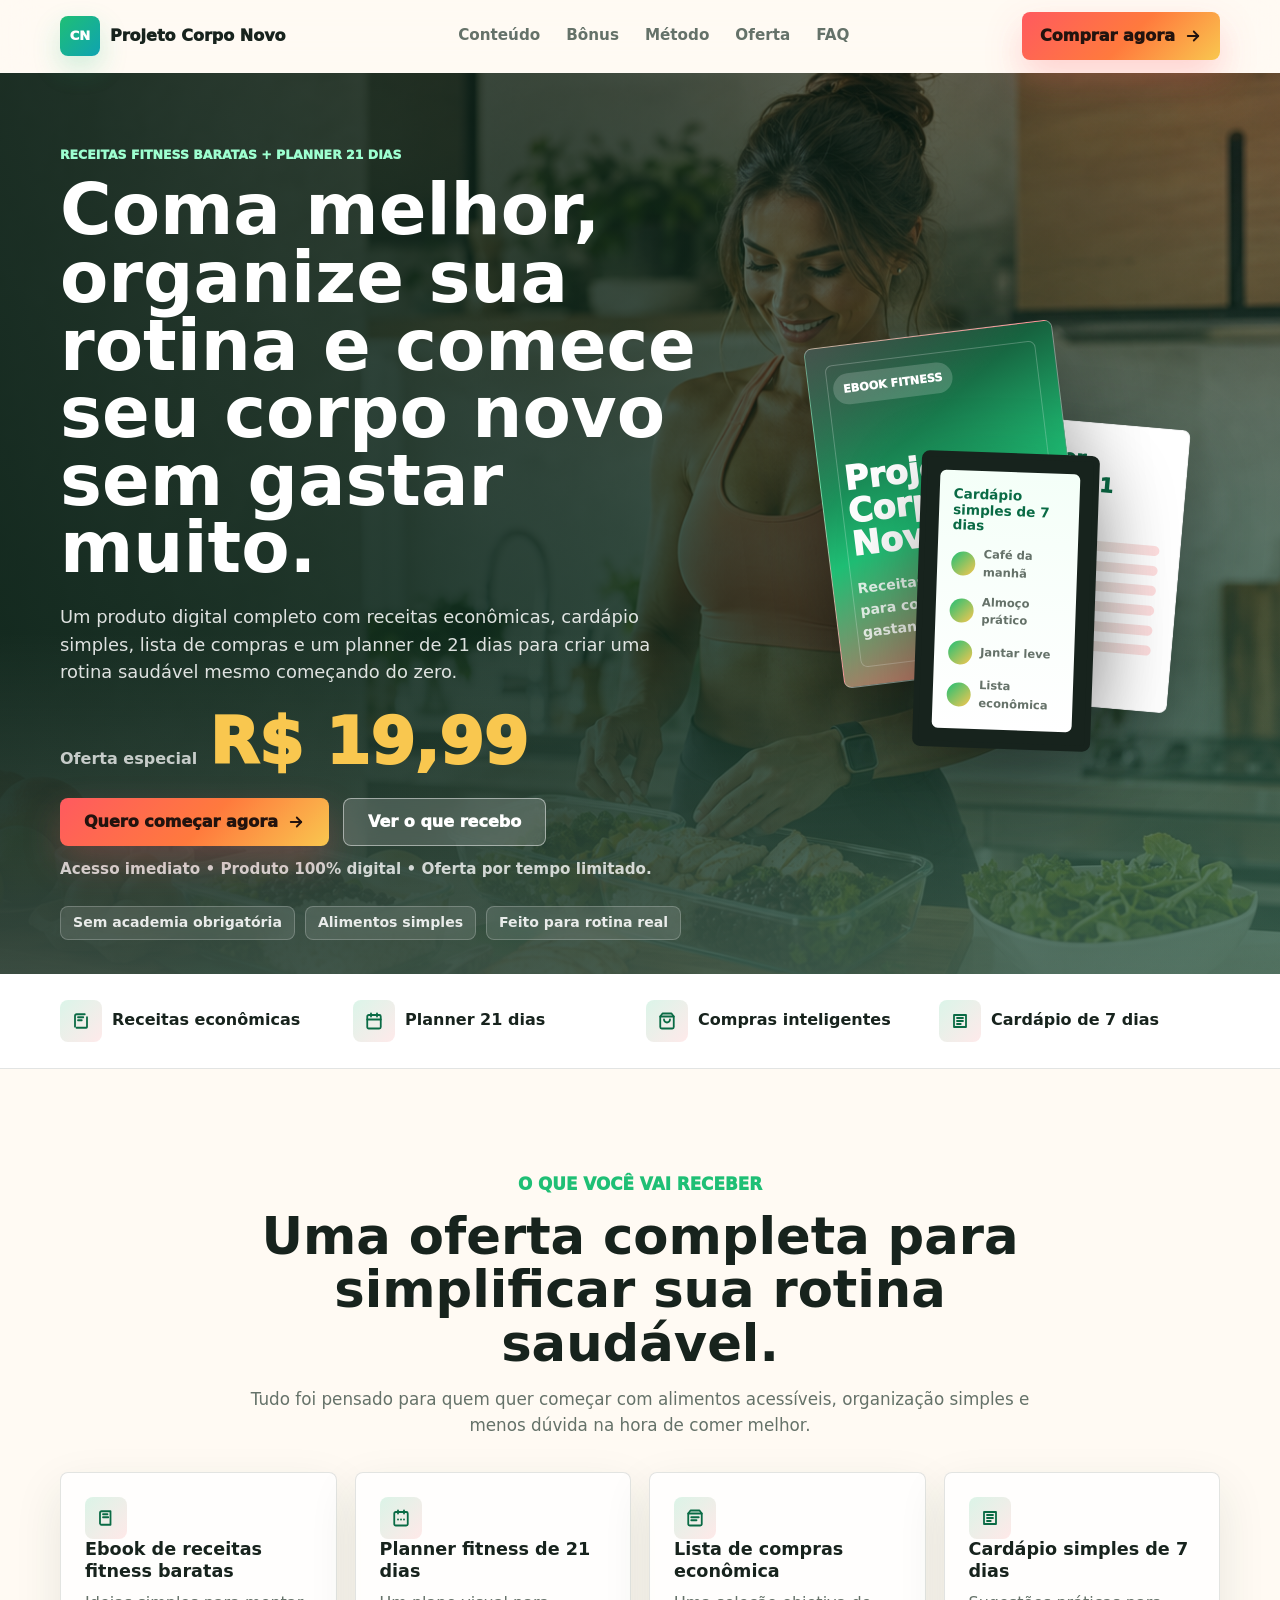
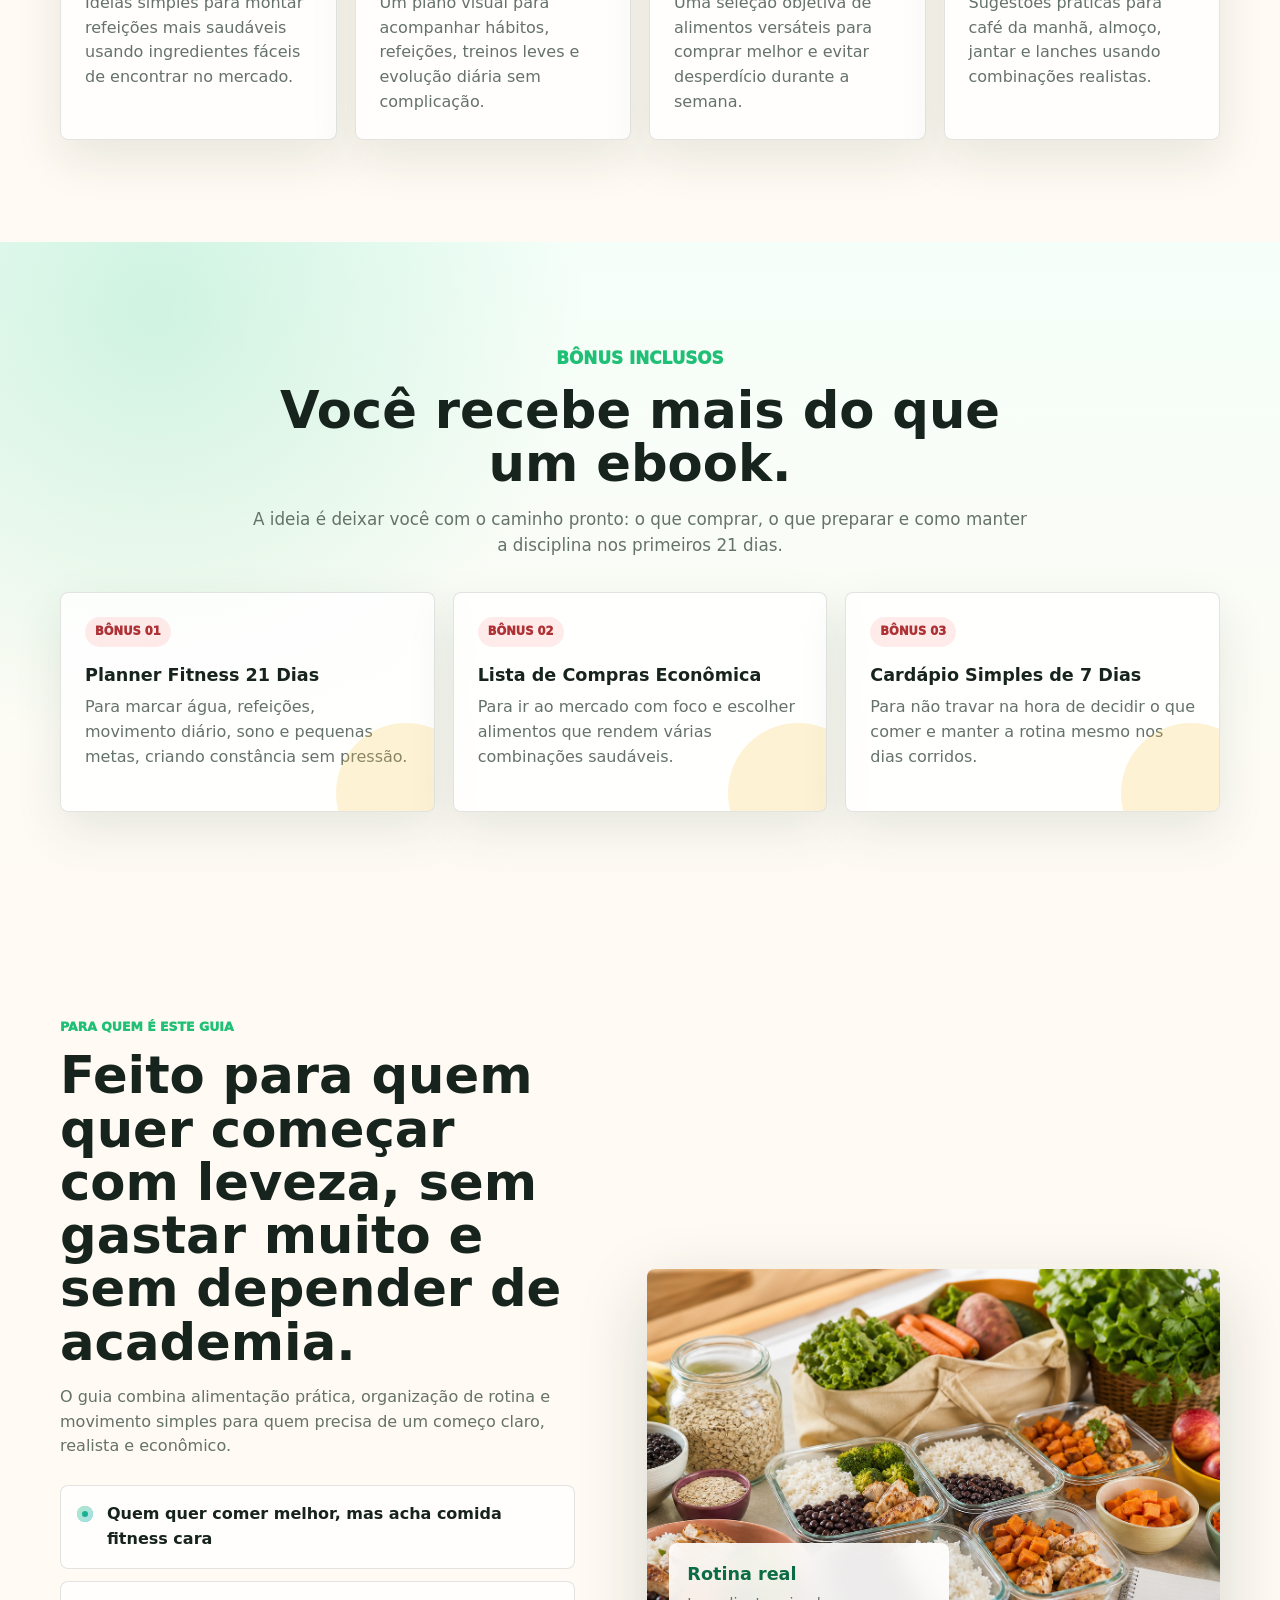
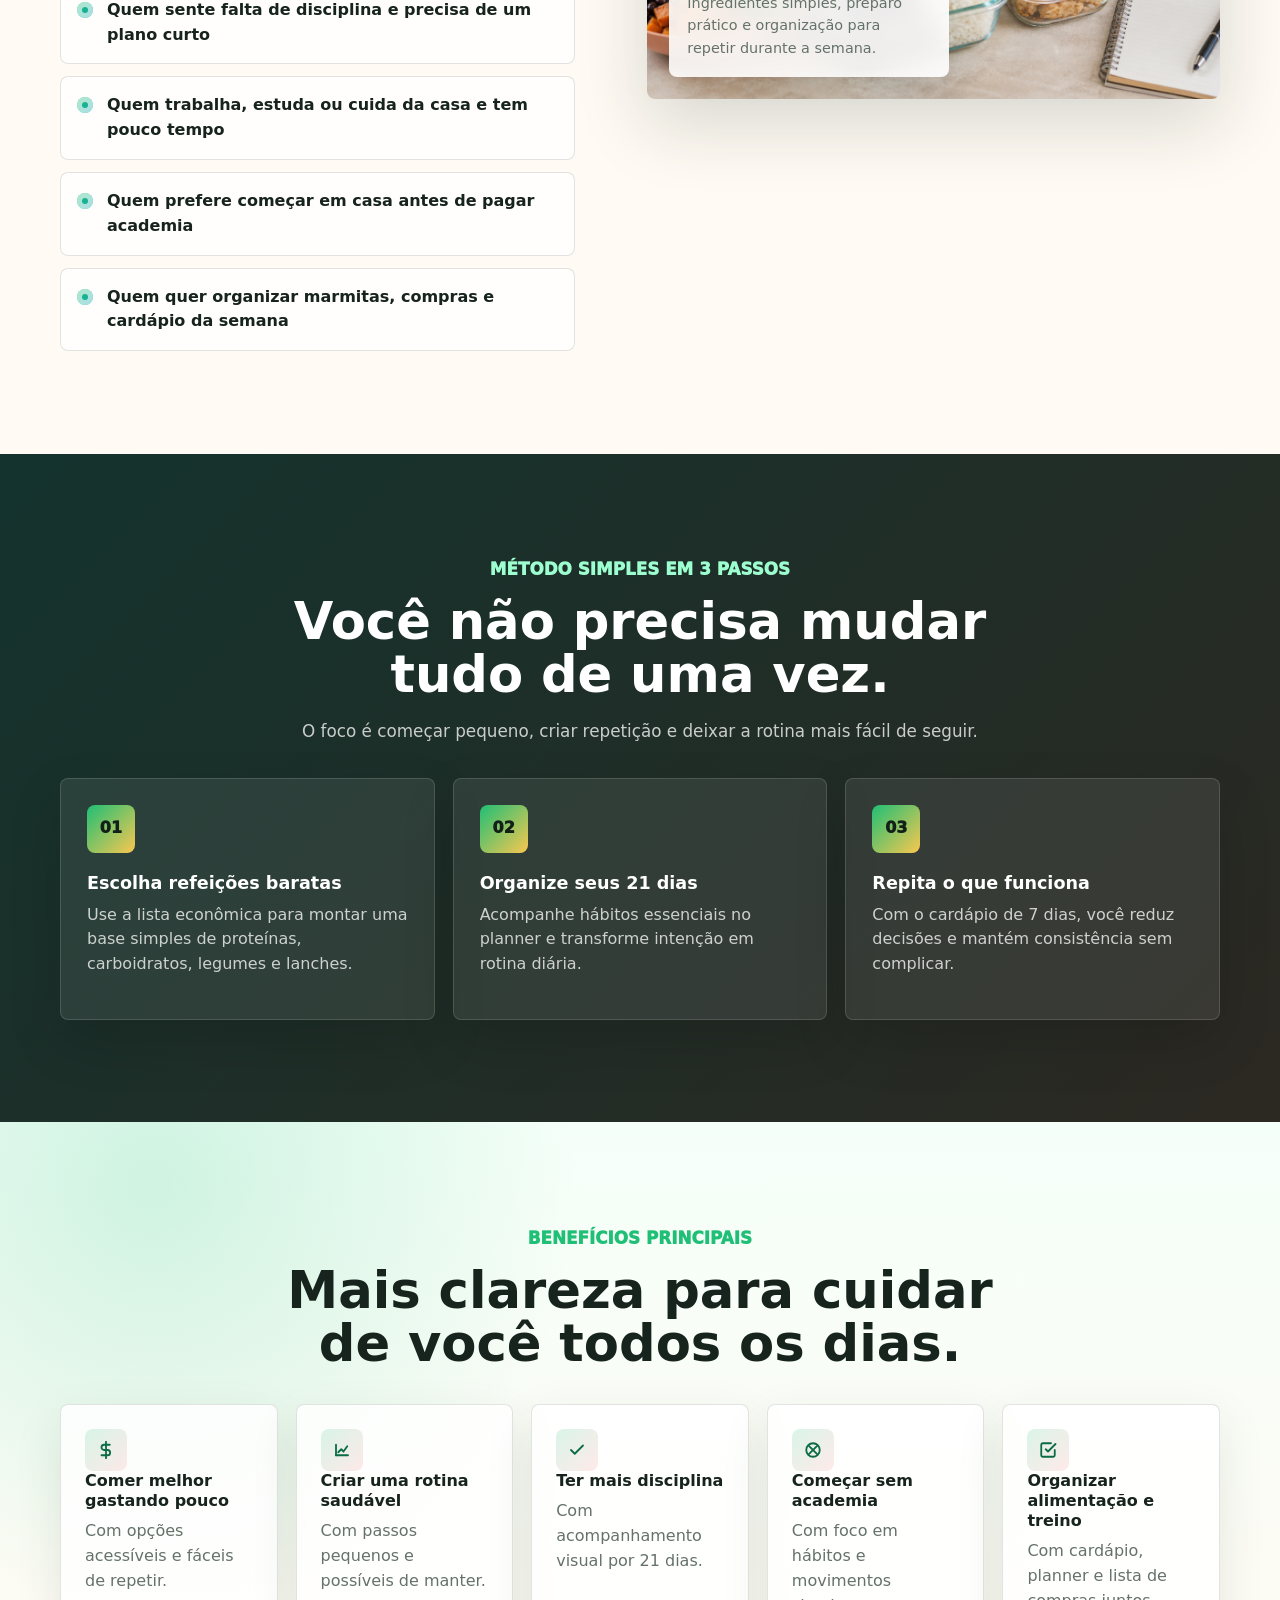
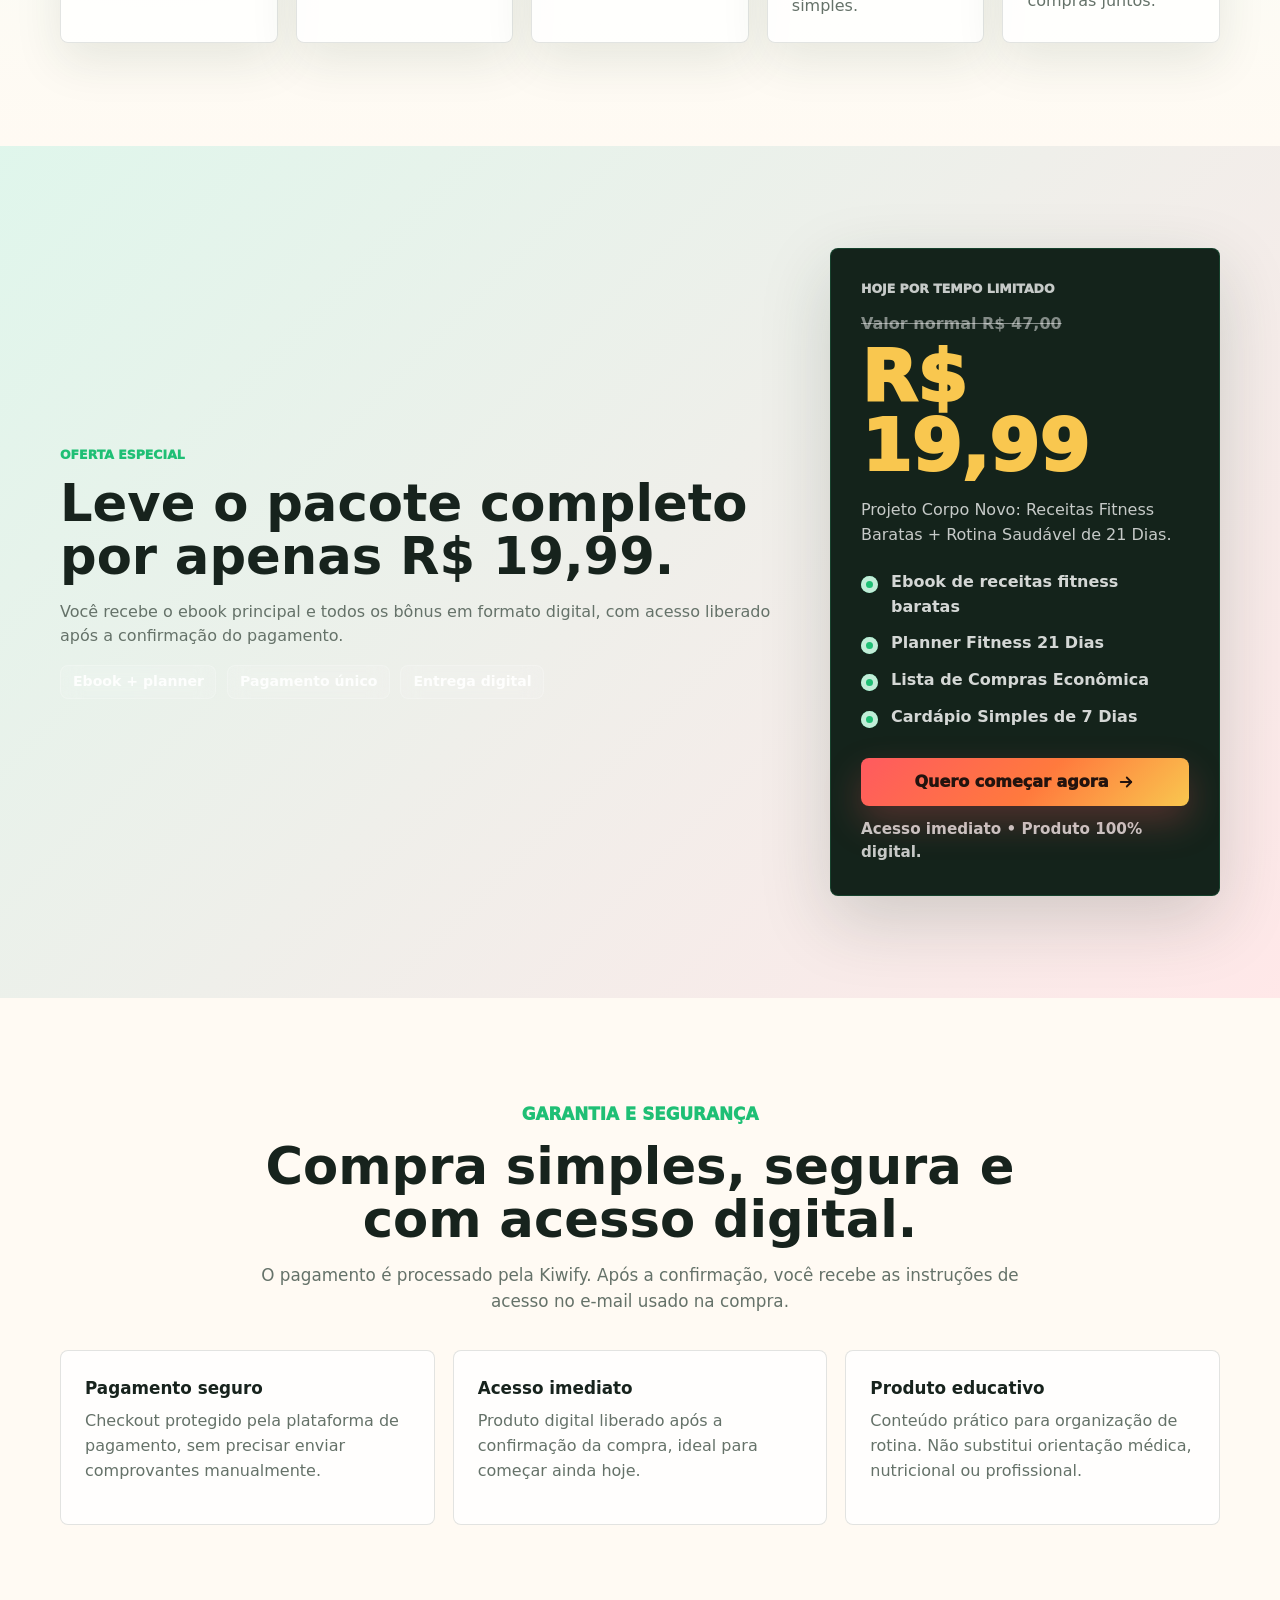
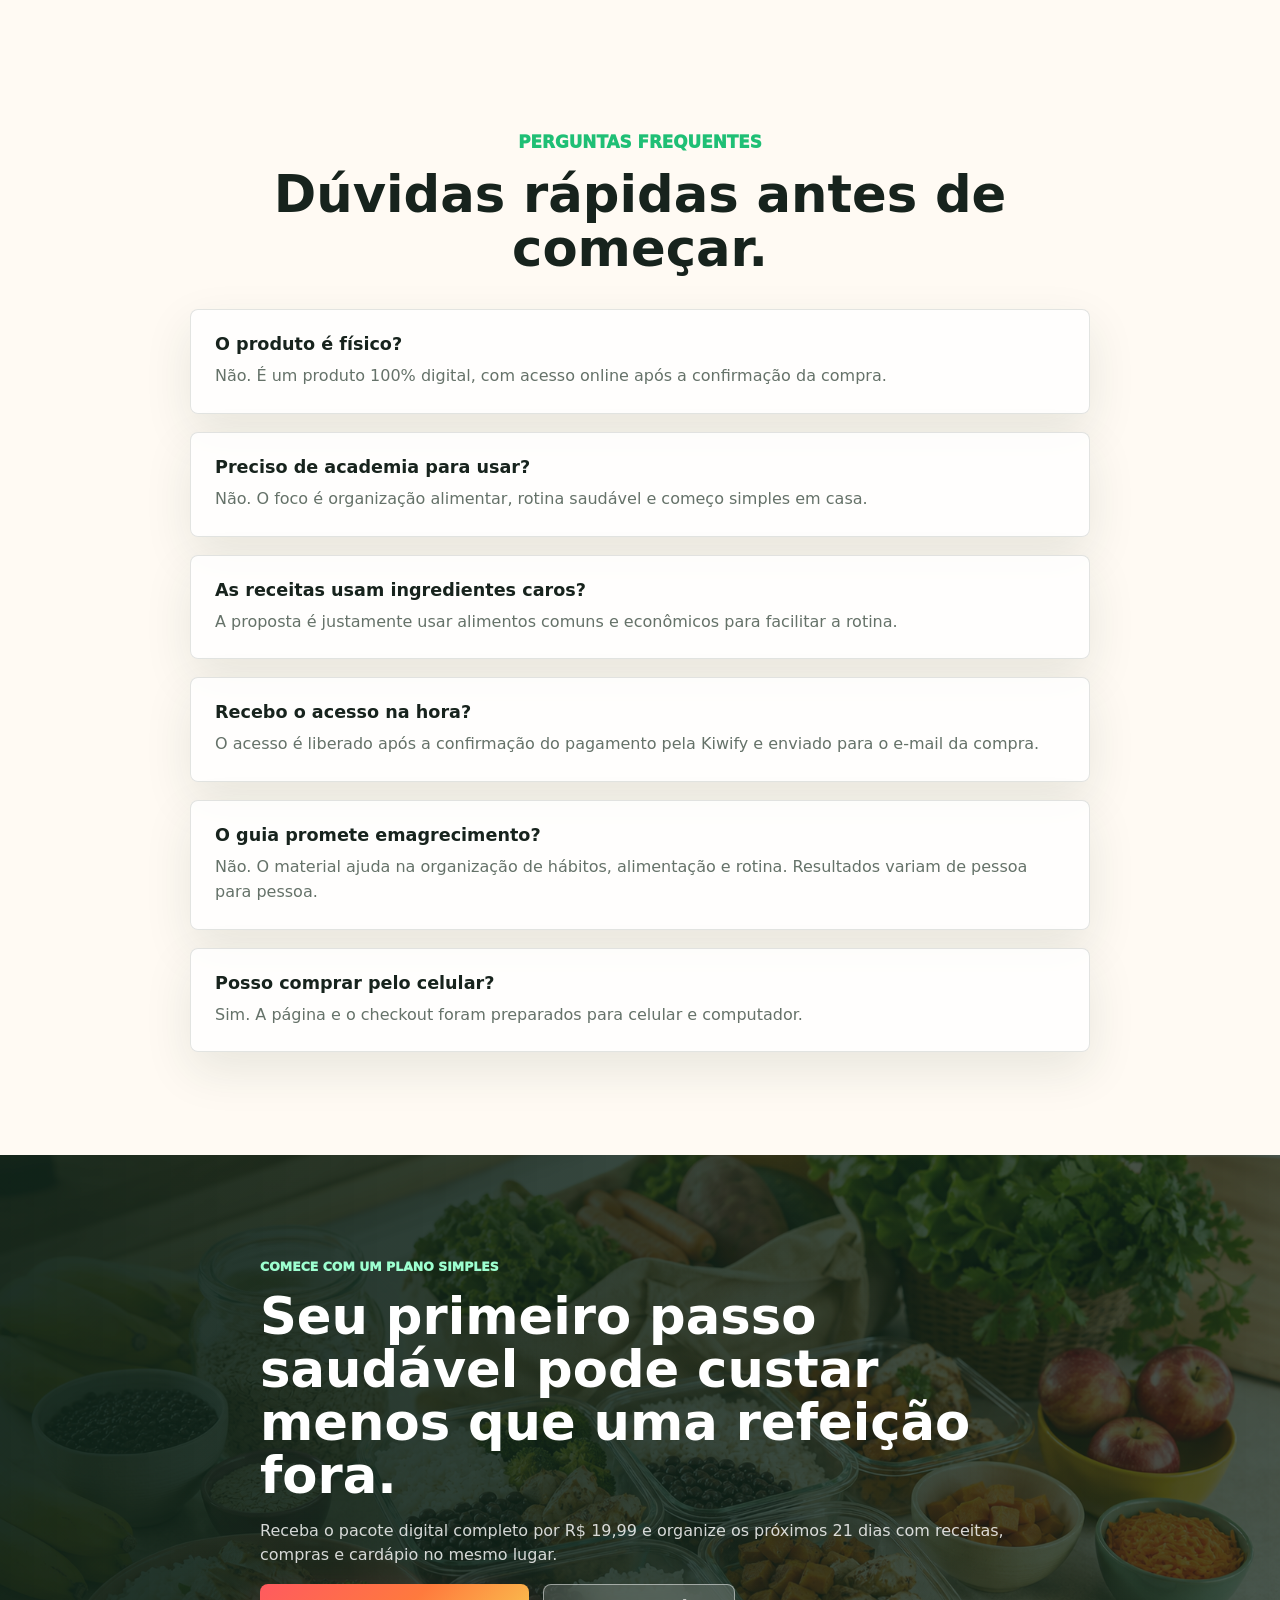
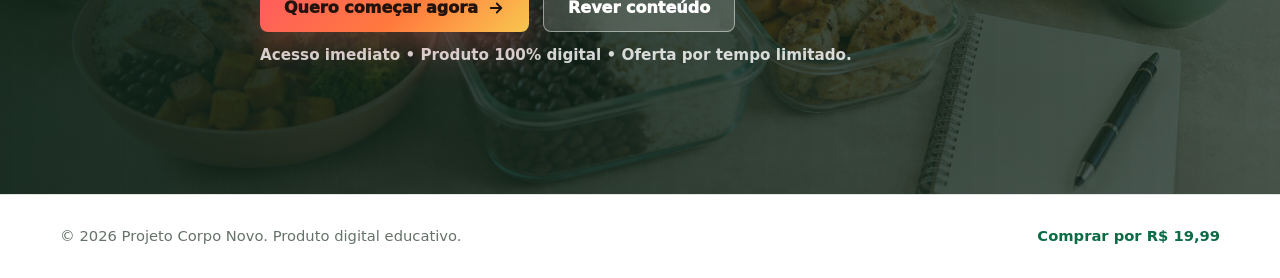
<file: index.html>
<!DOCTYPE html>
<html lang="pt-BR">
<head>
  <meta charset="UTF-8">
  <meta name="viewport" content="width=device-width, initial-scale=1.0">
  <meta name="description" content="Projeto Corpo Novo: ebook de receitas fitness baratas com planner fitness de 21 dias, lista de compras econômica e cardápio simples por R$ 19,99.">
  <meta property="og:title" content="Projeto Corpo Novo | Receitas Fitness Baratas">
  <meta property="og:description" content="Coma melhor, organize sua rotina e comece uma vida mais saudável gastando pouco. Produto 100% digital por R$ 19,99.">
  <meta property="og:type" content="website">
  <meta property="og:image" content="assets/images/projeto-corpo-novo-hero.png">
  <link rel="icon" href="assets/images/favicon.svg" type="image/svg+xml">
  <title>Projeto Corpo Novo | Receitas Fitness Baratas + Planner 21 Dias</title>
  
  <link rel="stylesheet" href="assets/css/style.css">
  <script src="assets/js/script.js"></script>
</head>
<body class="page-index">
  <header class="site-header">
    <div class="wrap nav">
      <a class="brand" href="#topo" aria-label="Projeto Corpo Novo">
        <span class="brand-mark">CN</span>
        <span>Projeto Corpo Novo</span>
      </a>
      <nav class="nav-links" aria-label="Navegação principal">
        <a href="#receber">Conteúdo</a>
        <a href="#bonus">Bônus</a>
        <a href="#metodo">Método</a>
        <a href="#oferta">Oferta</a>
        <a href="#faq">FAQ</a>
      </nav>
      <a class="nav-cta js-checkout-link" href="https://pay.kiwify.com.br/4eS40pf">
        Comprar agora
        <svg class="icon-svg" viewBox="0 0 24 24" aria-hidden="true"><path d="M5 12h14"></path><path d="m13 6 6 6-6 6"></path></svg>
      </a>
    </div>
  </header>

  <main id="topo">
    <section class="hero" aria-label="Oferta principal">
      <img class="hero-bg" src="assets/images/projeto-corpo-novo-hero.png" alt="Mulher preparando marmitas saudáveis em uma cozinha moderna">
      <div class="wrap hero-content">
        <div class="hero-copy reveal">
          <p class="eyebrow">Receitas fitness baratas + planner 21 dias</p>
          <h1>Coma melhor, organize sua rotina e comece seu corpo novo sem gastar muito.</h1>
          <p class="hero-subtitle">Um produto digital completo com receitas econômicas, cardápio simples, lista de compras e um planner de 21 dias para criar uma rotina saudável mesmo começando do zero.</p>
          <div class="hero-price" aria-label="Preço da oferta">
            <span>Oferta especial</span>
            <strong>R$ 19,99</strong>
          </div>
          <div class="hero-actions">
            <a class="btn-primary js-checkout-link" href="https://pay.kiwify.com.br/4eS40pf">
              Quero começar agora
              <svg class="icon-svg" viewBox="0 0 24 24" aria-hidden="true"><path d="M5 12h14"></path><path d="m13 6 6 6-6 6"></path></svg>
            </a>
            <a class="btn-secondary" href="#receber">Ver o que recebo</a>
          </div>
          <p class="cta-note">Acesso imediato &bull; Produto 100% digital &bull; Oferta por tempo limitado.</p>
          <div class="hero-proof" aria-label="Destaques do produto">
            <span>Sem academia obrigatória</span>
            <span>Alimentos simples</span>
            <span>Feito para rotina real</span>
          </div>
        </div>

        <div class="product-stage reveal" aria-label="Mockups do produto">
          <div class="mockup-stack">
            <div class="ebook-cover">
              <span class="mock-label">Ebook fitness</span>
              <div class="ebook-title">Projeto Corpo Novo</div>
              <p class="ebook-sub">Receitas fitness baratas para comer melhor gastando pouco.</p>
            </div>
            <div class="planner-cover">
              <h3>Planner Fitness 21 Dias</h3>
              <div class="planner-lines" aria-hidden="true">
                <span></span>
                <span></span>
                <span></span>
                <span></span>
                <span></span>
                <span></span>
              </div>
            </div>
            <div class="phone-mockup">
              <div class="phone-screen">
                <strong>Cardápio simples de 7 dias</strong>
                <div class="phone-row"><span class="phone-dot"></span><span>Café da manhã</span></div>
                <div class="phone-row"><span class="phone-dot"></span><span>Almoço prático</span></div>
                <div class="phone-row"><span class="phone-dot"></span><span>Jantar leve</span></div>
                <div class="phone-row"><span class="phone-dot"></span><span>Lista econômica</span></div>
              </div>
            </div>
          </div>
        </div>
      </div>
    </section>

    <section class="intro-strip" aria-label="Resumo rápido">
      <div class="wrap strip-grid">
        <div class="strip-item"><span class="strip-icon"><svg class="icon-svg" viewBox="0 0 24 24" aria-hidden="true"><path d="M4 19.5V5a2 2 0 0 1 2-2h11"></path><path d="M8 7h7"></path><path d="M8 11h5"></path><path d="M6 21h13a1 1 0 0 0 1-1V7"></path></svg></span>Receitas econômicas</div>
        <div class="strip-item"><span class="strip-icon"><svg class="icon-svg" viewBox="0 0 24 24" aria-hidden="true"><path d="M8 2v4"></path><path d="M16 2v4"></path><rect x="3" y="4" width="18" height="18" rx="2"></rect><path d="M3 10h18"></path></svg></span>Planner 21 dias</div>
        <div class="strip-item"><span class="strip-icon"><svg class="icon-svg" viewBox="0 0 24 24" aria-hidden="true"><path d="M6 2 3 6v14a2 2 0 0 0 2 2h14a2 2 0 0 0 2-2V6l-3-4Z"></path><path d="M3 6h18"></path><path d="M16 10a4 4 0 0 1-8 0"></path></svg></span>Compras inteligentes</div>
        <div class="strip-item"><span class="strip-icon"><svg class="icon-svg" viewBox="0 0 24 24" aria-hidden="true"><path d="M4 4h16v16H4z"></path><path d="M8 8h8"></path><path d="M8 12h8"></path><path d="M8 16h5"></path></svg></span>Cardápio de 7 dias</div>
      </div>
    </section>

    <section id="receber">
      <div class="wrap">
        <div class="section-head center reveal">
          <p class="eyebrow">O que você vai receber</p>
          <h2>Uma oferta completa para simplificar sua rotina saudável.</h2>
          <p>Tudo foi pensado para quem quer começar com alimentos acessíveis, organização simples e menos dúvida na hora de comer melhor.</p>
        </div>
        <div class="receive-grid">
          <article class="card reveal">
            <span class="card-icon"><svg class="icon-svg" viewBox="0 0 24 24" aria-hidden="true"><path d="M4 19.5V5a2 2 0 0 1 2-2h12v18H6a2 2 0 0 1-2-1.5Z"></path><path d="M8 7h6"></path><path d="M8 11h7"></path></svg></span>
            <h3>Ebook de receitas fitness baratas</h3>
            <p>Ideias simples para montar refeições mais saudáveis usando ingredientes fáceis de encontrar no mercado.</p>
          </article>
          <article class="card reveal">
            <span class="card-icon"><svg class="icon-svg" viewBox="0 0 24 24" aria-hidden="true"><path d="M8 2v4"></path><path d="M16 2v4"></path><rect x="3" y="4" width="18" height="18" rx="2"></rect><path d="M8 14h.01"></path><path d="M12 14h.01"></path><path d="M16 14h.01"></path></svg></span>
            <h3>Planner fitness de 21 dias</h3>
            <p>Um plano visual para acompanhar hábitos, refeições, treinos leves e evolução diária sem complicação.</p>
          </article>
          <article class="card reveal">
            <span class="card-icon"><svg class="icon-svg" viewBox="0 0 24 24" aria-hidden="true"><path d="M6 2 3 6v14a2 2 0 0 0 2 2h14a2 2 0 0 0 2-2V6l-3-4Z"></path><path d="M3 6h18"></path><path d="M7 11h10"></path><path d="M7 15h7"></path></svg></span>
            <h3>Lista de compras econômica</h3>
            <p>Uma seleção objetiva de alimentos versáteis para comprar melhor e evitar desperdício durante a semana.</p>
          </article>
          <article class="card reveal">
            <span class="card-icon"><svg class="icon-svg" viewBox="0 0 24 24" aria-hidden="true"><path d="M4 4h16v16H4z"></path><path d="M8 8h8"></path><path d="M8 12h8"></path><path d="M8 16h5"></path></svg></span>
            <h3>Cardápio simples de 7 dias</h3>
            <p>Sugestões práticas para café da manhã, almoço, jantar e lanches usando combinações realistas.</p>
          </article>
        </div>
      </div>
    </section>

    <section id="bonus" class="section-tint">
      <div class="wrap">
        <div class="section-head center reveal">
          <p class="eyebrow">Bônus inclusos</p>
          <h2>Você recebe mais do que um ebook.</h2>
          <p>A ideia é deixar você com o caminho pronto: o que comprar, o que preparar e como manter a disciplina nos primeiros 21 dias.</p>
        </div>
        <div class="bonus-grid">
          <article class="bonus-card reveal">
            <span class="bonus-tag">Bônus 01</span>
            <h3>Planner Fitness 21 Dias</h3>
            <p>Para marcar água, refeições, movimento diário, sono e pequenas metas, criando constância sem pressão.</p>
          </article>
          <article class="bonus-card reveal">
            <span class="bonus-tag">Bônus 02</span>
            <h3>Lista de Compras Econômica</h3>
            <p>Para ir ao mercado com foco e escolher alimentos que rendem várias combinações saudáveis.</p>
          </article>
          <article class="bonus-card reveal">
            <span class="bonus-tag">Bônus 03</span>
            <h3>Cardápio Simples de 7 Dias</h3>
            <p>Para não travar na hora de decidir o que comer e manter a rotina mesmo nos dias corridos.</p>
          </article>
        </div>
      </div>
    </section>

    <section id="para-quem">
      <div class="wrap image-split">
        <div class="reveal">
          <p class="eyebrow">Para quem é este guia</p>
          <h2>Feito para quem quer começar com leveza, sem gastar muito e sem depender de academia.</h2>
          <p>O guia combina alimentação prática, organização de rotina e movimento simples para quem precisa de um começo claro, realista e econômico.</p>
          <ul class="audience-list">
            <li>Quem quer comer melhor, mas acha comida fitness cara</li>
            <li>Quem sente falta de disciplina e precisa de um plano curto</li>
            <li>Quem trabalha, estuda ou cuida da casa e tem pouco tempo</li>
            <li>Quem prefere começar em casa antes de pagar academia</li>
            <li>Quem quer organizar marmitas, compras e cardápio da semana</li>
          </ul>
        </div>
        <div class="image-panel reveal">
          <img src="assets/images/projeto-corpo-novo-mealprep.png" alt="Marmitas saudáveis e ingredientes econômicos organizados na cozinha">
          <div class="floating-note">
            <strong>Rotina real</strong>
            <p>Ingredientes simples, preparo prático e organização para repetir durante a semana.</p>
          </div>
        </div>
      </div>
    </section>

    <section id="metodo" class="method">
      <div class="wrap">
        <div class="section-head center reveal">
          <p class="eyebrow">Método simples em 3 passos</p>
          <h2>Você não precisa mudar tudo de uma vez.</h2>
          <p>O foco é começar pequeno, criar repetição e deixar a rotina mais fácil de seguir.</p>
        </div>
        <div class="steps">
          <article class="step reveal">
            <span class="step-num">01</span>
            <h3>Escolha refeições baratas</h3>
            <p>Use a lista econômica para montar uma base simples de proteínas, carboidratos, legumes e lanches.</p>
          </article>
          <article class="step reveal">
            <span class="step-num">02</span>
            <h3>Organize seus 21 dias</h3>
            <p>Acompanhe hábitos essenciais no planner e transforme intenção em rotina diária.</p>
          </article>
          <article class="step reveal">
            <span class="step-num">03</span>
            <h3>Repita o que funciona</h3>
            <p>Com o cardápio de 7 dias, você reduz decisões e mantém consistência sem complicar.</p>
          </article>
        </div>
      </div>
    </section>

    <section id="beneficios" class="section-tint">
      <div class="wrap">
        <div class="section-head center reveal">
          <p class="eyebrow">Benefícios principais</p>
          <h2>Mais clareza para cuidar de você todos os dias.</h2>
        </div>
        <div class="benefit-grid">
          <article class="benefit-card reveal">
            <span class="card-icon"><svg class="icon-svg" viewBox="0 0 24 24" aria-hidden="true"><path d="M12 1v22"></path><path d="M17 5H9.5a3.5 3.5 0 0 0 0 7H14a3.5 3.5 0 0 1 0 7H6"></path></svg></span>
            <h3>Comer melhor gastando pouco</h3>
            <p>Com opções acessíveis e fáceis de repetir.</p>
          </article>
          <article class="benefit-card reveal">
            <span class="card-icon"><svg class="icon-svg" viewBox="0 0 24 24" aria-hidden="true"><path d="M4 19V5"></path><path d="M4 19h16"></path><path d="m7 15 4-4 3 3 5-7"></path></svg></span>
            <h3>Criar uma rotina saudável</h3>
            <p>Com passos pequenos e possíveis de manter.</p>
          </article>
          <article class="benefit-card reveal">
            <span class="card-icon"><svg class="icon-svg" viewBox="0 0 24 24" aria-hidden="true"><path d="M20 6 9 17l-5-5"></path></svg></span>
            <h3>Ter mais disciplina</h3>
            <p>Com acompanhamento visual por 21 dias.</p>
          </article>
          <article class="benefit-card reveal">
            <span class="card-icon"><svg class="icon-svg" viewBox="0 0 24 24" aria-hidden="true"><path d="M6.5 6.5 17.5 17.5"></path><path d="M17.5 6.5 6.5 17.5"></path><circle cx="12" cy="12" r="9"></circle></svg></span>
            <h3>Começar sem academia</h3>
            <p>Com foco em hábitos e movimentos simples.</p>
          </article>
          <article class="benefit-card reveal">
            <span class="card-icon"><svg class="icon-svg" viewBox="0 0 24 24" aria-hidden="true"><path d="M9 11l3 3L22 4"></path><path d="M21 12v7a2 2 0 0 1-2 2H5a2 2 0 0 1-2-2V5a2 2 0 0 1 2-2h11"></path></svg></span>
            <h3>Organizar alimentação e treino</h3>
            <p>Com cardápio, planner e lista de compras juntos.</p>
          </article>
        </div>
      </div>
    </section>

    <section id="oferta" class="offer">
      <div class="wrap offer-grid">
        <div class="offer-copy reveal">
          <p class="eyebrow">Oferta especial</p>
          <h2>Leve o pacote completo por apenas R$ 19,99.</h2>
          <p>Você recebe o ebook principal e todos os bônus em formato digital, com acesso liberado após a confirmação do pagamento.</p>
          <div class="hero-proof" aria-label="Resumo da oferta">
            <span class="offer-pill">Ebook + planner</span>
            <span class="offer-pill">Pagamento único</span>
            <span class="offer-pill">Entrega digital</span>
          </div>
        </div>
        <aside class="price-box reveal" aria-label="Preço e compra">
          <p class="eyebrow">Hoje por tempo limitado</p>
          <span class="old-price">Valor normal R$ 47,00</span>
          <div class="price">R$ 19,99</div>
          <p>Projeto Corpo Novo: Receitas Fitness Baratas + Rotina Saudável de 21 Dias.</p>
          <ul class="check-list">
            <li>Ebook de receitas fitness baratas</li>
            <li>Planner Fitness 21 Dias</li>
            <li>Lista de Compras Econômica</li>
            <li>Cardápio Simples de 7 Dias</li>
          </ul>
          <a class="btn-primary js-checkout-link" href="https://pay.kiwify.com.br/4eS40pf">
            Quero começar agora
            <svg class="icon-svg" viewBox="0 0 24 24" aria-hidden="true"><path d="M5 12h14"></path><path d="m13 6 6 6-6 6"></path></svg>
          </a>
          <p class="cta-note offer-note">Acesso imediato &bull; Produto 100% digital.</p>
        </aside>
      </div>
    </section>

    <section id="seguranca">
      <div class="wrap">
        <div class="section-head center reveal">
          <p class="eyebrow">Garantia e segurança</p>
          <h2>Compra simples, segura e com acesso digital.</h2>
          <p>O pagamento é processado pela Kiwify. Após a confirmação, você recebe as instruções de acesso no e-mail usado na compra.</p>
        </div>
        <div class="safe-row">
          <article class="safe-item reveal">
            <strong>Pagamento seguro</strong>
            <p>Checkout protegido pela plataforma de pagamento, sem precisar enviar comprovantes manualmente.</p>
          </article>
          <article class="safe-item reveal">
            <strong>Acesso imediato</strong>
            <p>Produto digital liberado após a confirmação da compra, ideal para começar ainda hoje.</p>
          </article>
          <article class="safe-item reveal">
            <strong>Produto educativo</strong>
            <p>Conteúdo prático para organização de rotina. Não substitui orientação médica, nutricional ou profissional.</p>
          </article>
        </div>
      </div>
    </section>

    <section id="faq" class="faq">
      <div class="wrap">
        <div class="section-head center reveal">
          <p class="eyebrow">Perguntas frequentes</p>
          <h2>Dúvidas rápidas antes de começar.</h2>
        </div>
        <div class="faq-grid">
          <article class="faq-item reveal">
            <h3>O produto é físico?</h3>
            <p>Não. É um produto 100% digital, com acesso online após a confirmação da compra.</p>
          </article>
          <article class="faq-item reveal">
            <h3>Preciso de academia para usar?</h3>
            <p>Não. O foco é organização alimentar, rotina saudável e começo simples em casa.</p>
          </article>
          <article class="faq-item reveal">
            <h3>As receitas usam ingredientes caros?</h3>
            <p>A proposta é justamente usar alimentos comuns e econômicos para facilitar a rotina.</p>
          </article>
          <article class="faq-item reveal">
            <h3>Recebo o acesso na hora?</h3>
            <p>O acesso é liberado após a confirmação do pagamento pela Kiwify e enviado para o e-mail da compra.</p>
          </article>
          <article class="faq-item reveal">
            <h3>O guia promete emagrecimento?</h3>
            <p>Não. O material ajuda na organização de hábitos, alimentação e rotina. Resultados variam de pessoa para pessoa.</p>
          </article>
          <article class="faq-item reveal">
            <h3>Posso comprar pelo celular?</h3>
            <p>Sim. A página e o checkout foram preparados para celular e computador.</p>
          </article>
        </div>
      </div>
    </section>

    <section class="final-cta">
      <div class="wrap final-box reveal">
        <p class="eyebrow">Comece com um plano simples</p>
        <h2>Seu primeiro passo saudável pode custar menos que uma refeição fora.</h2>
        <p>Receba o pacote digital completo por R$ 19,99 e organize os próximos 21 dias com receitas, compras e cardápio no mesmo lugar.</p>
        <div class="hero-actions">
          <a class="btn-primary js-checkout-link" href="https://pay.kiwify.com.br/4eS40pf">
            Quero começar agora
            <svg class="icon-svg" viewBox="0 0 24 24" aria-hidden="true"><path d="M5 12h14"></path><path d="m13 6 6 6-6 6"></path></svg>
          </a>
          <a class="btn-secondary" href="#receber">Rever conteúdo</a>
        </div>
        <p class="cta-note">Acesso imediato &bull; Produto 100% digital &bull; Oferta por tempo limitado.</p>
      </div>
    </section>
  </main>

  <footer class="footer">
    <div class="wrap">
      <span>© 2026 Projeto Corpo Novo. Produto digital educativo.</span>
      <a class="js-checkout-link" href="https://pay.kiwify.com.br/4eS40pf">Comprar por R$ 19,99</a>
    </div>
  </footer></body>
</html>
</file>
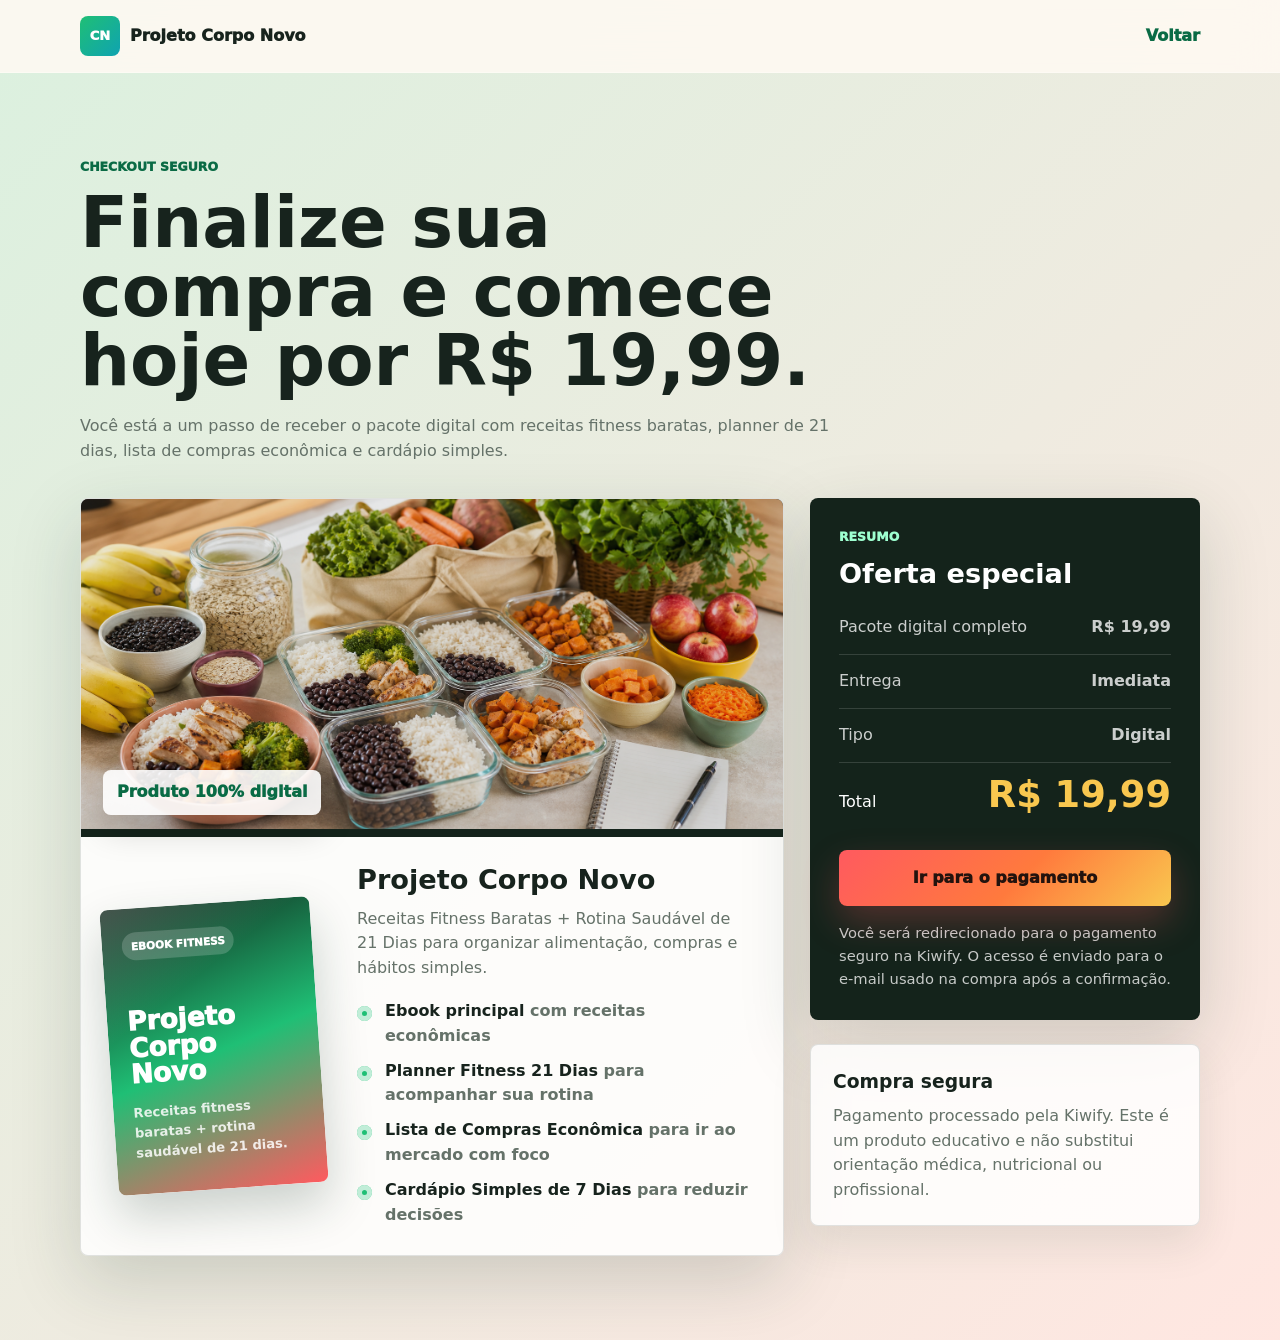
<file: checkout.html>
<!DOCTYPE html>
<html lang="pt-BR">
<head>
  <meta charset="UTF-8">
  <meta name="viewport" content="width=device-width, initial-scale=1.0">
  <meta name="description" content="Checkout do Projeto Corpo Novo com receitas fitness baratas, planner 21 dias, lista de compras econômica e cardápio simples.">
  <link rel="icon" href="assets/images/favicon.svg" type="image/svg+xml">
  <title>Checkout | Projeto Corpo Novo</title>
  <link rel="stylesheet" href="assets/css/style.css">
  <script src="assets/js/script.js"></script>
</head>
<body class="page-checkout">
  <header class="header">
    <div class="wrap nav">
      <a class="brand" href="index.html">
        <span class="brand-mark">CN</span>
        <span>Projeto Corpo Novo</span>
      </a>
      <a class="back" href="index.html">Voltar</a>
    </div>
  </header>

  <main class="page">
    <div class="wrap">
      <section class="intro">
        <p class="eyebrow">Checkout seguro</p>
        <h1>Finalize sua compra e comece hoje por R$ 19,99.</h1>
        <p>Você está a um passo de receber o pacote digital com receitas fitness baratas, planner de 21 dias, lista de compras econômica e cardápio simples.</p>
      </section>

      <section class="layout" aria-label="Resumo da compra">
        <article class="product">
          <div class="product-image">
            <img src="assets/images/projeto-corpo-novo-mealprep.png" alt="Marmitas saudáveis e ingredientes econômicos">
            <div class="image-badge">Produto 100% digital</div>
          </div>
          <div class="product-body">
            <div class="ebook-cover" aria-label="Mockup do ebook Projeto Corpo Novo">
              <span class="mock-label">Ebook fitness</span>
              <div class="ebook-title">Projeto Corpo Novo</div>
              <p class="ebook-sub">Receitas fitness baratas + rotina saudável de 21 dias.</p>
            </div>
            <div>
              <h2>Projeto Corpo Novo</h2>
              <p>Receitas Fitness Baratas + Rotina Saudável de 21 Dias para organizar alimentação, compras e hábitos simples.</p>
              <ul>
                <li><strong>Ebook principal</strong> com receitas econômicas</li>
                <li><strong>Planner Fitness 21 Dias</strong> para acompanhar sua rotina</li>
                <li><strong>Lista de Compras Econômica</strong> para ir ao mercado com foco</li>
                <li><strong>Cardápio Simples de 7 Dias</strong> para reduzir decisões</li>
              </ul>
            </div>
          </div>
        </article>

        <aside>
          <div class="summary">
            <p class="eyebrow">Resumo</p>
            <h2>Oferta especial</h2>
            <div class="row"><span>Pacote digital completo</span><strong>R$ 19,99</strong></div>
            <div class="row"><span>Entrega</span><strong>Imediata</strong></div>
            <div class="row"><span>Tipo</span><strong>Digital</strong></div>
            <div class="total"><span>Total</span><strong>R$ 19,99</strong></div>
            <a class="pay-button js-checkout-link" href="https://pay.kiwify.com.br/4eS40pf">Ir para o pagamento</a>
            <p class="note">Você será redirecionado para o pagamento seguro na Kiwify. O acesso é enviado para o e-mail usado na compra após a confirmação.</p>
          </div>
          <div class="secure-box">
            <h3>Compra segura</h3>
            <p>Pagamento processado pela Kiwify. Este é um produto educativo e não substitui orientação médica, nutricional ou profissional.</p>
          </div>
        </aside>
      </section>
    </div>
  </main></body>
</html>
</file>
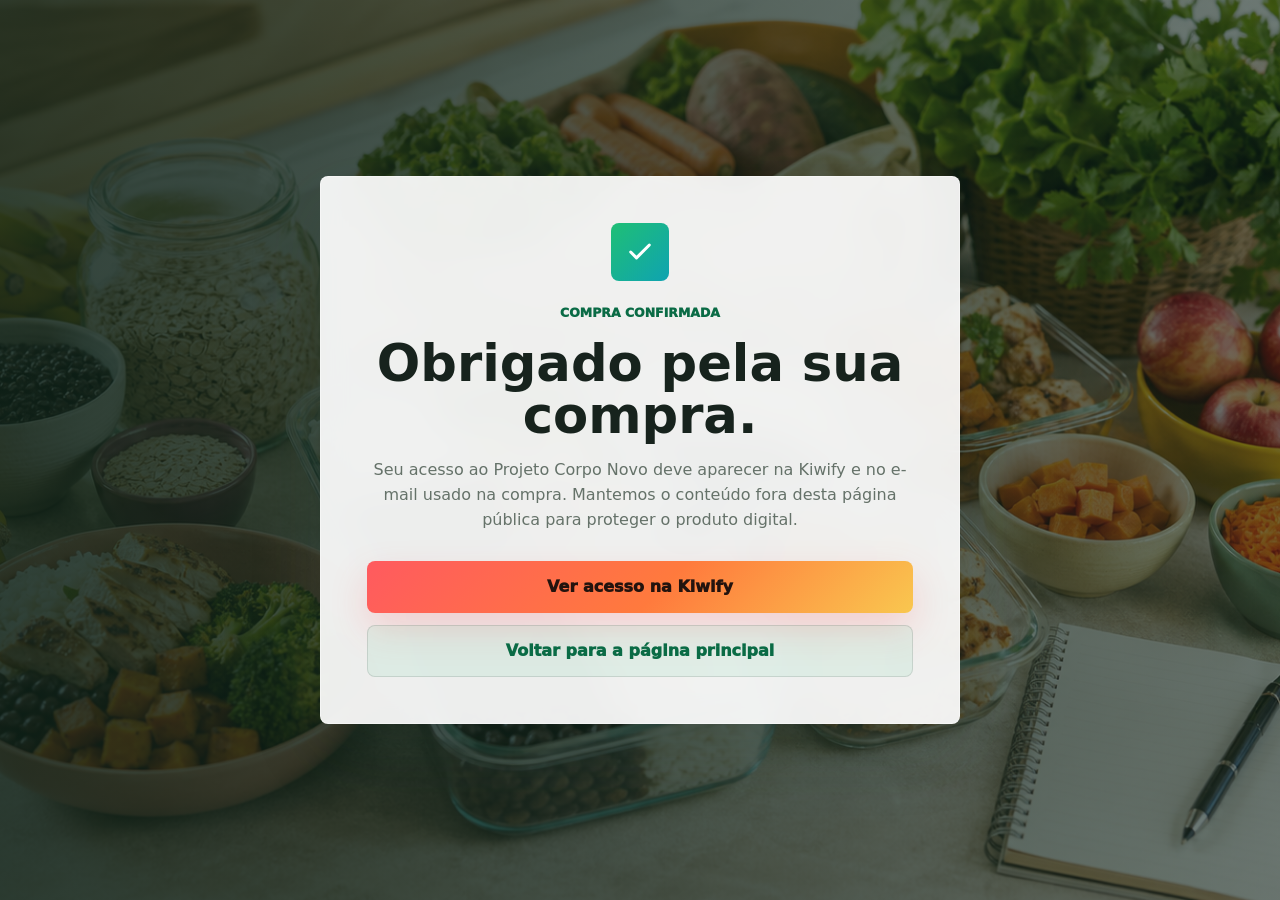
<file: gracias.html>
<!DOCTYPE html>
<html lang="pt-BR">
<head>
  <meta charset="UTF-8">
  <meta name="viewport" content="width=device-width, initial-scale=1.0">
  <meta name="description" content="Confirmação de compra do Projeto Corpo Novo.">
  <link rel="icon" href="assets/images/favicon.svg" type="image/svg+xml">
  <title>Obrigado pela compra | Projeto Corpo Novo</title>
  <link rel="stylesheet" href="assets/css/style.css">
  <script src="assets/js/script.js"></script>
</head>
<body class="page-thanks">
  <main class="card">
    <div class="icon" aria-hidden="true">
      <svg viewBox="0 0 24 24"><path d="M20 6 9 17l-5-5"></path></svg>
    </div>
    <p class="eyebrow">Compra confirmada</p>
    <h1>Obrigado pela sua compra.</h1>
    <p>Seu acesso ao Projeto Corpo Novo deve aparecer na Kiwify e no e-mail usado na compra. Mantemos o conteúdo fora desta página pública para proteger o produto digital.</p>
    <div class="actions">
      <a class="button" href="https://pay.kiwify.com.br/4eS40pf">Ver acesso na Kiwify</a>
      <a class="link" href="index.html">Voltar para a página principal</a>
    </div>
  </main>
</body>
</html>
</file>
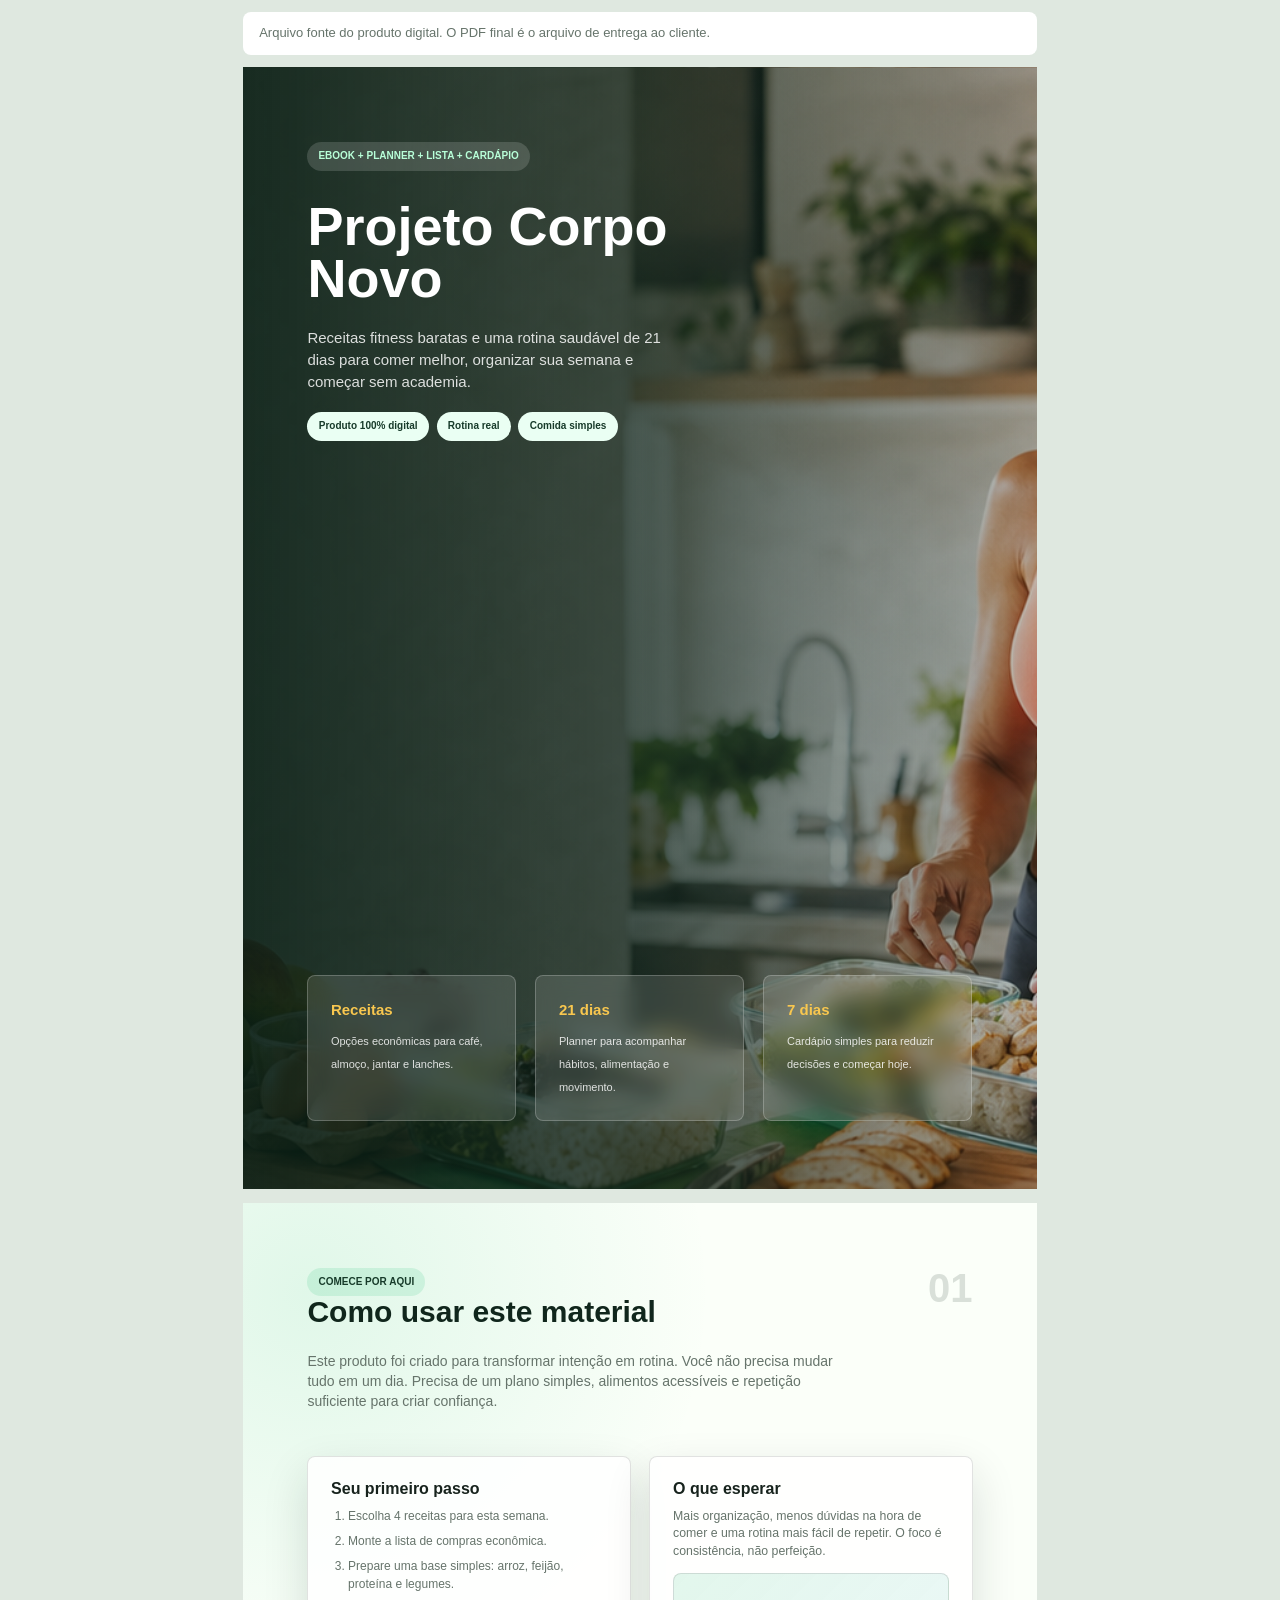
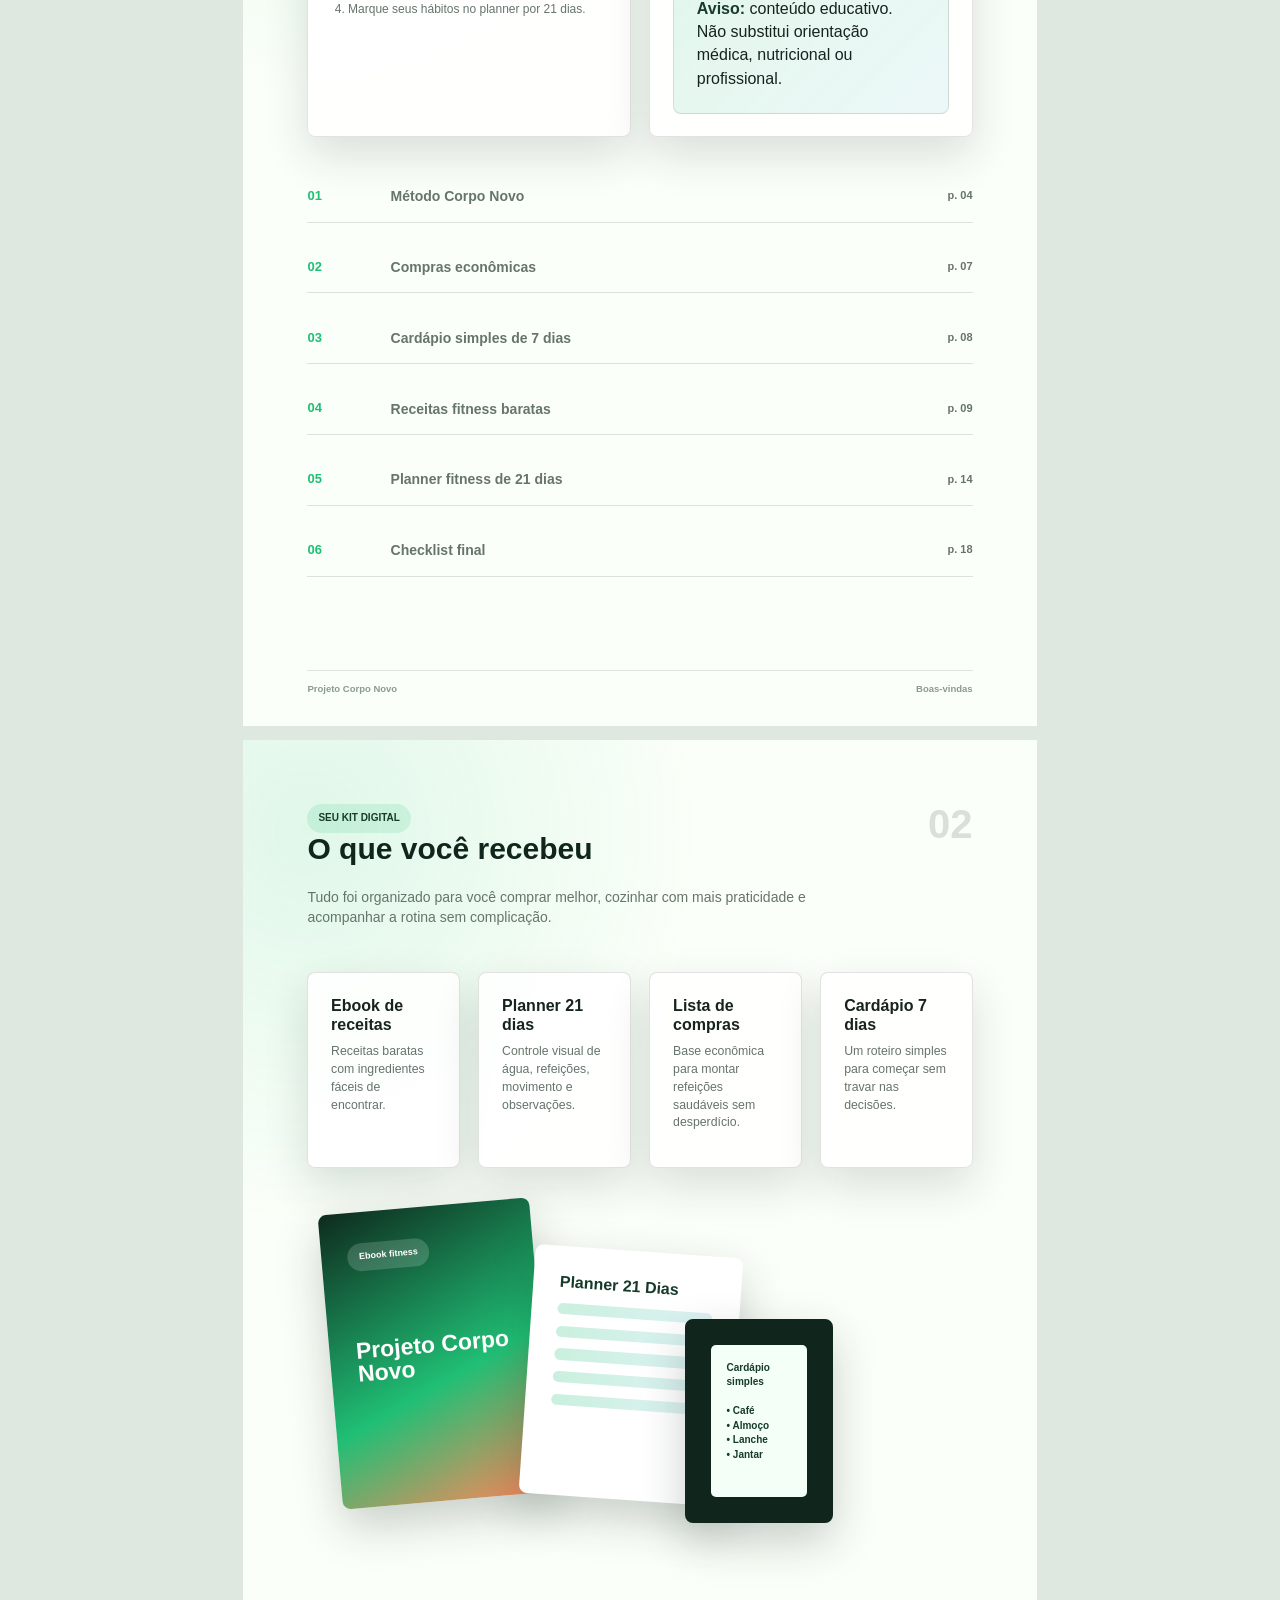
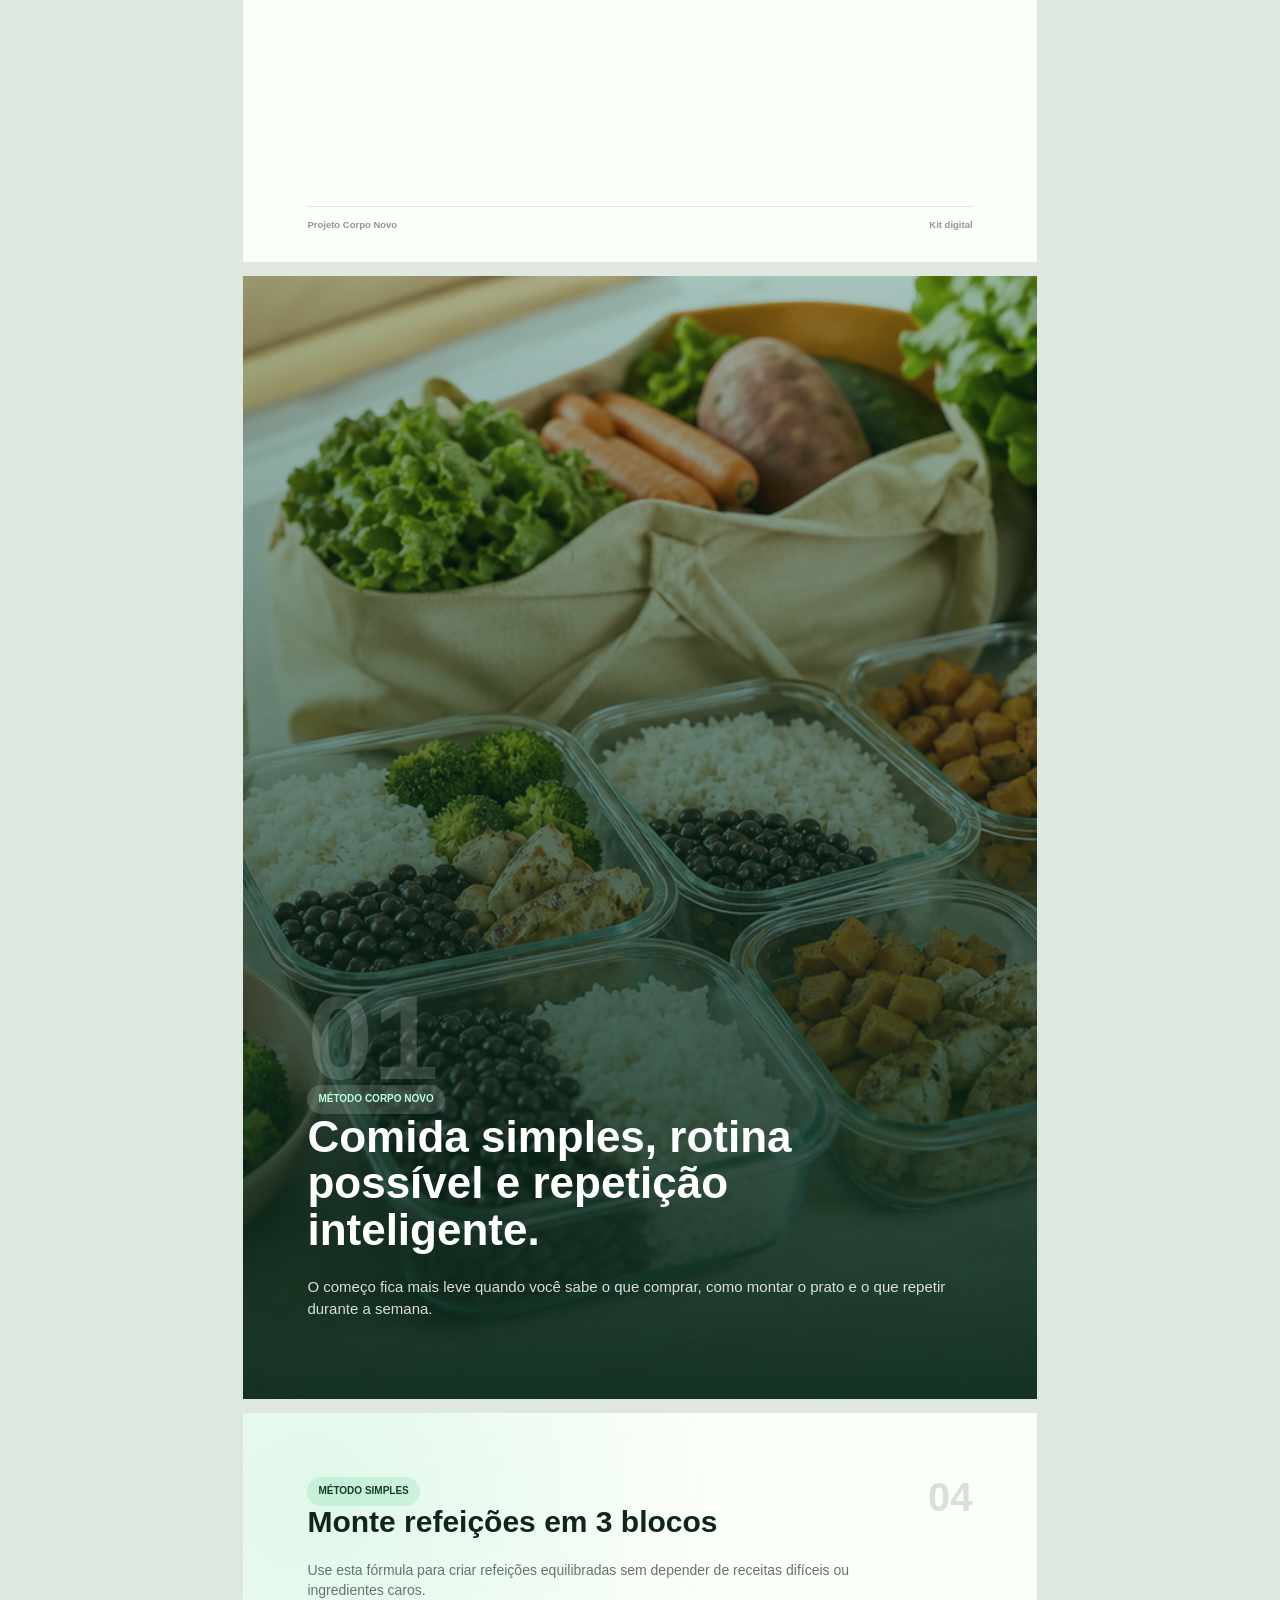
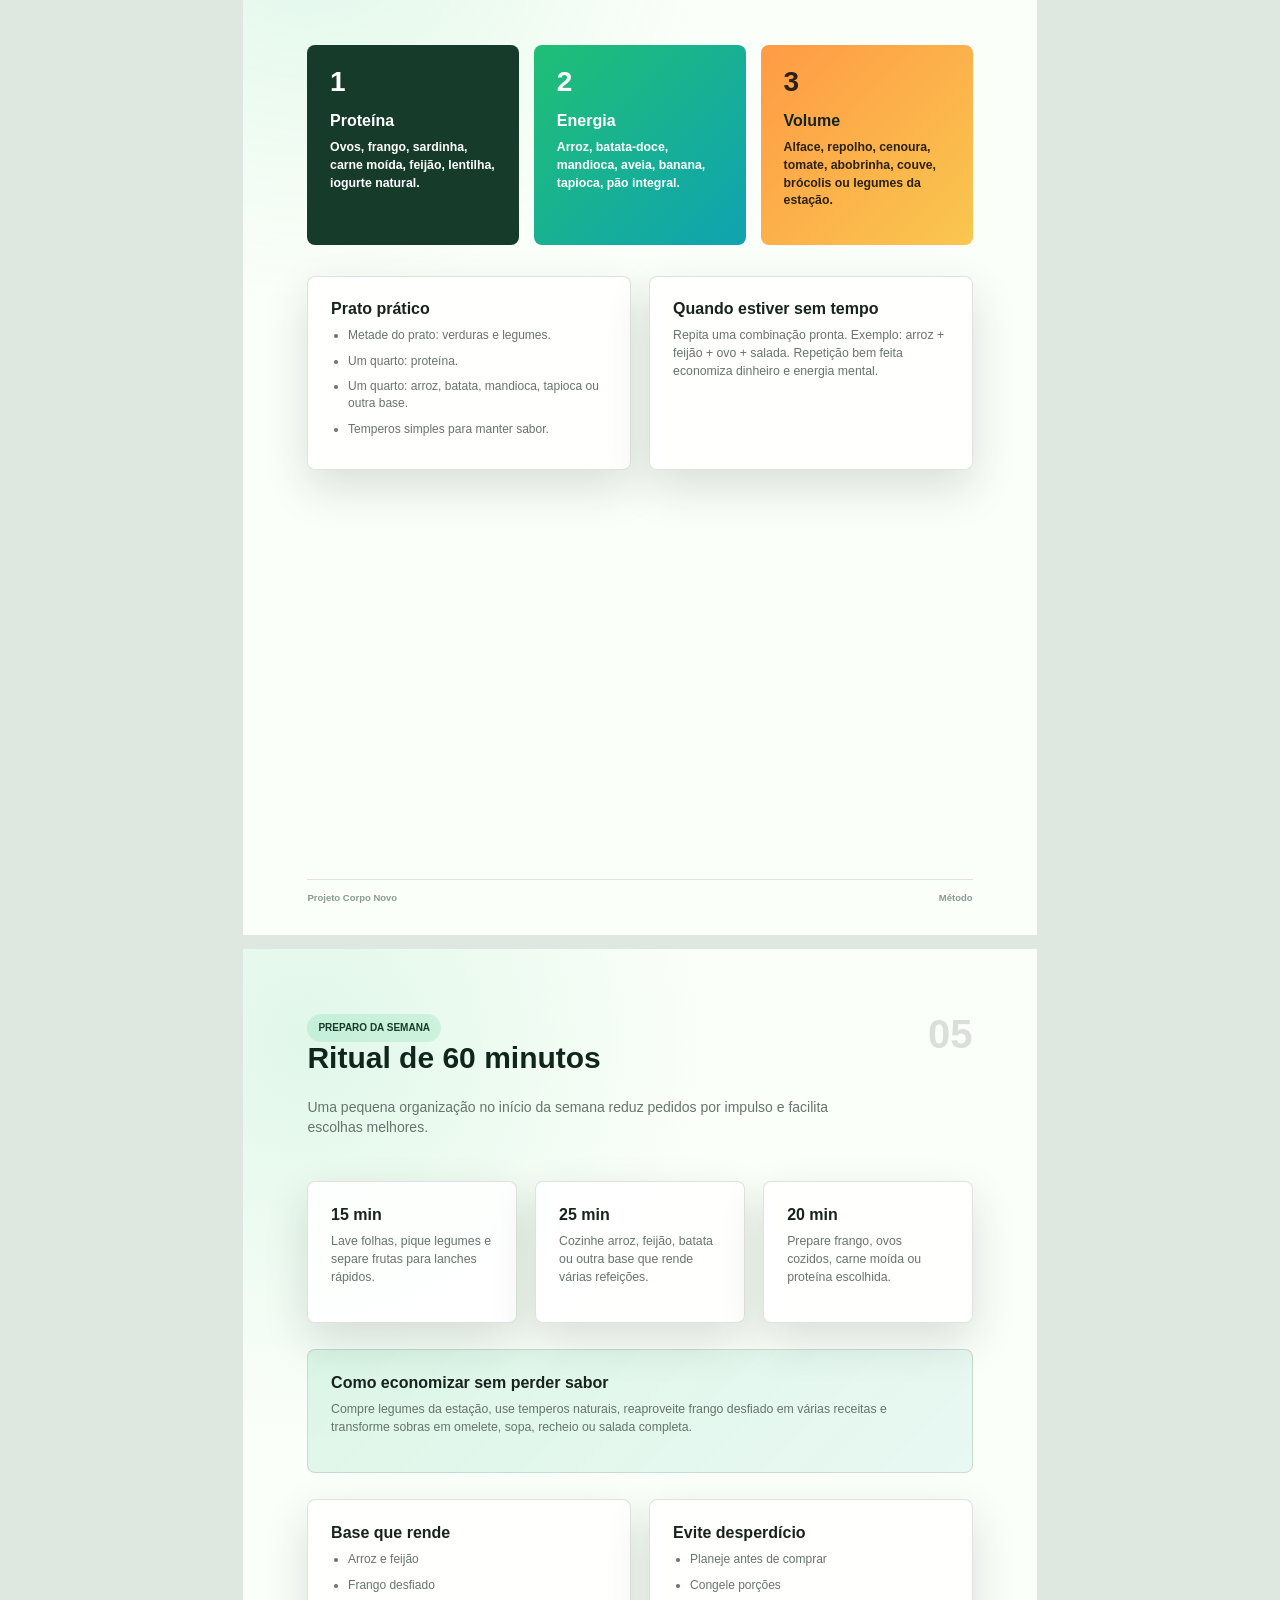
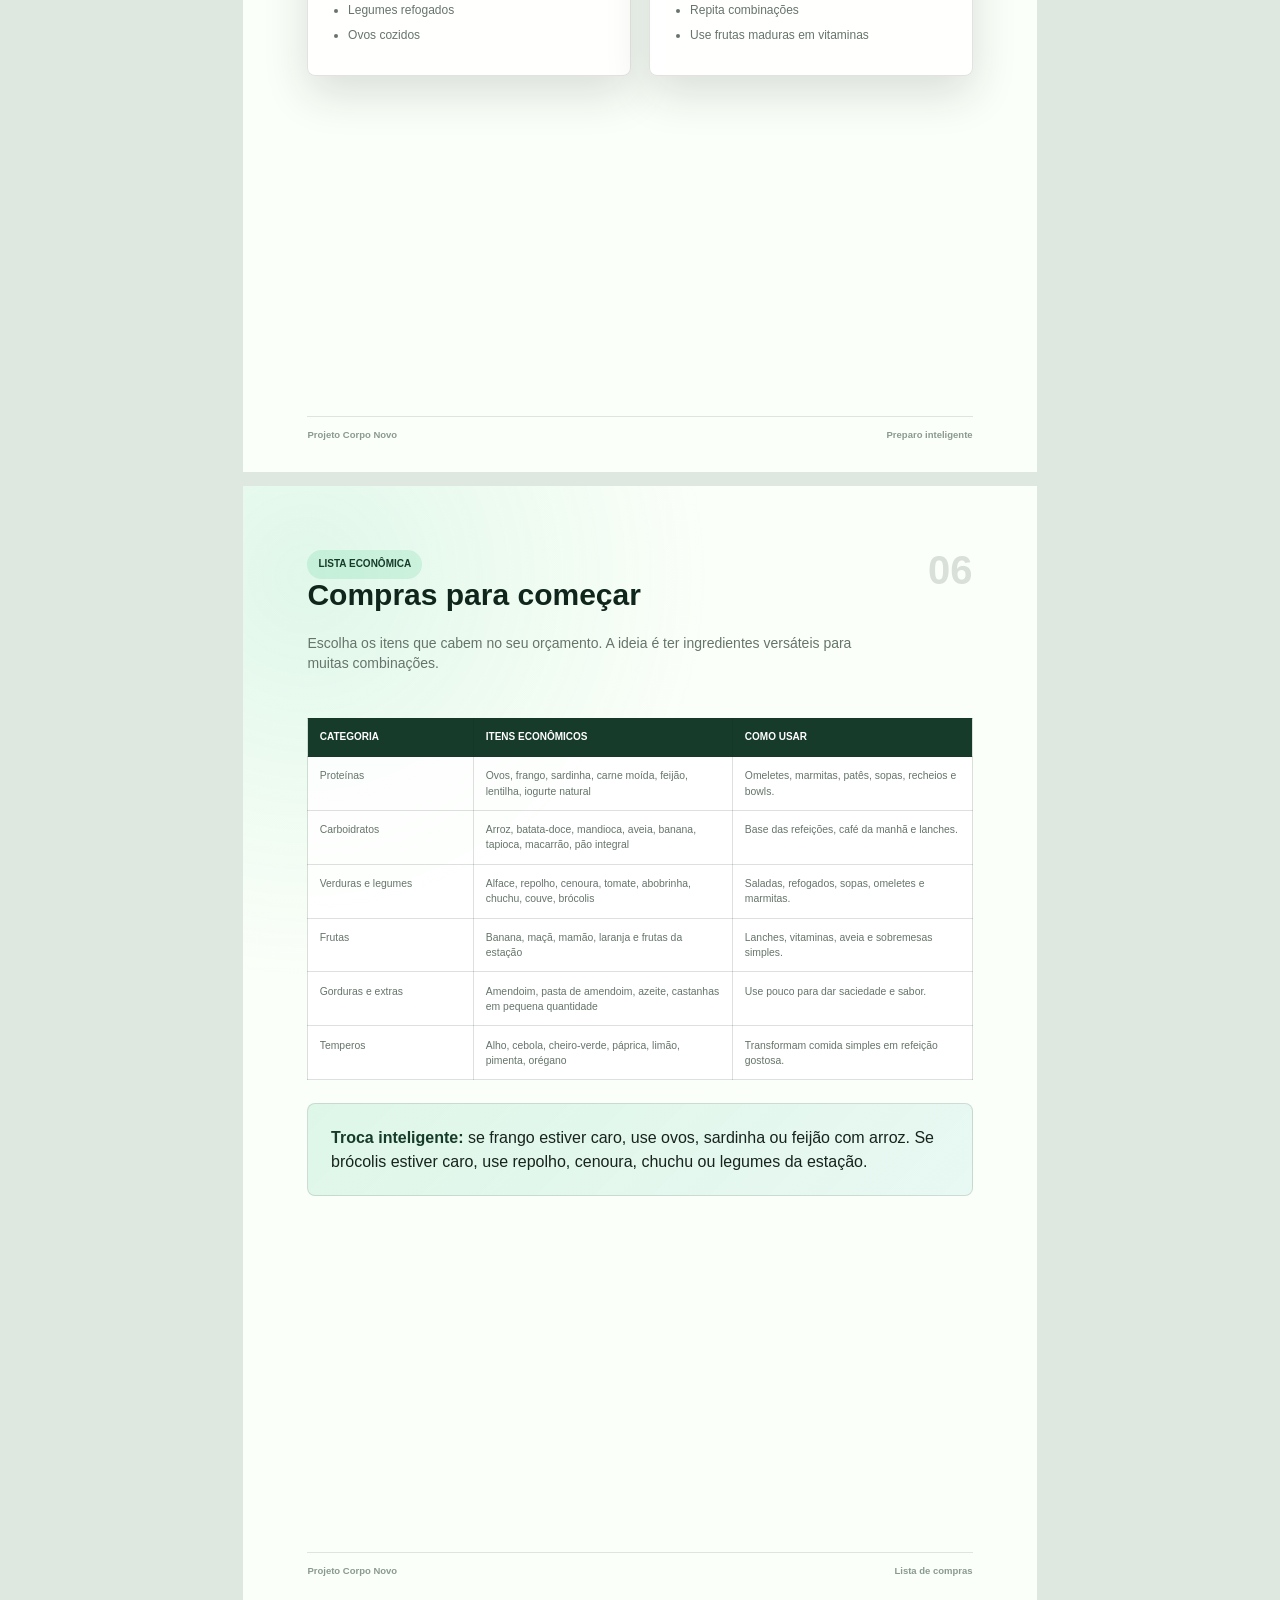
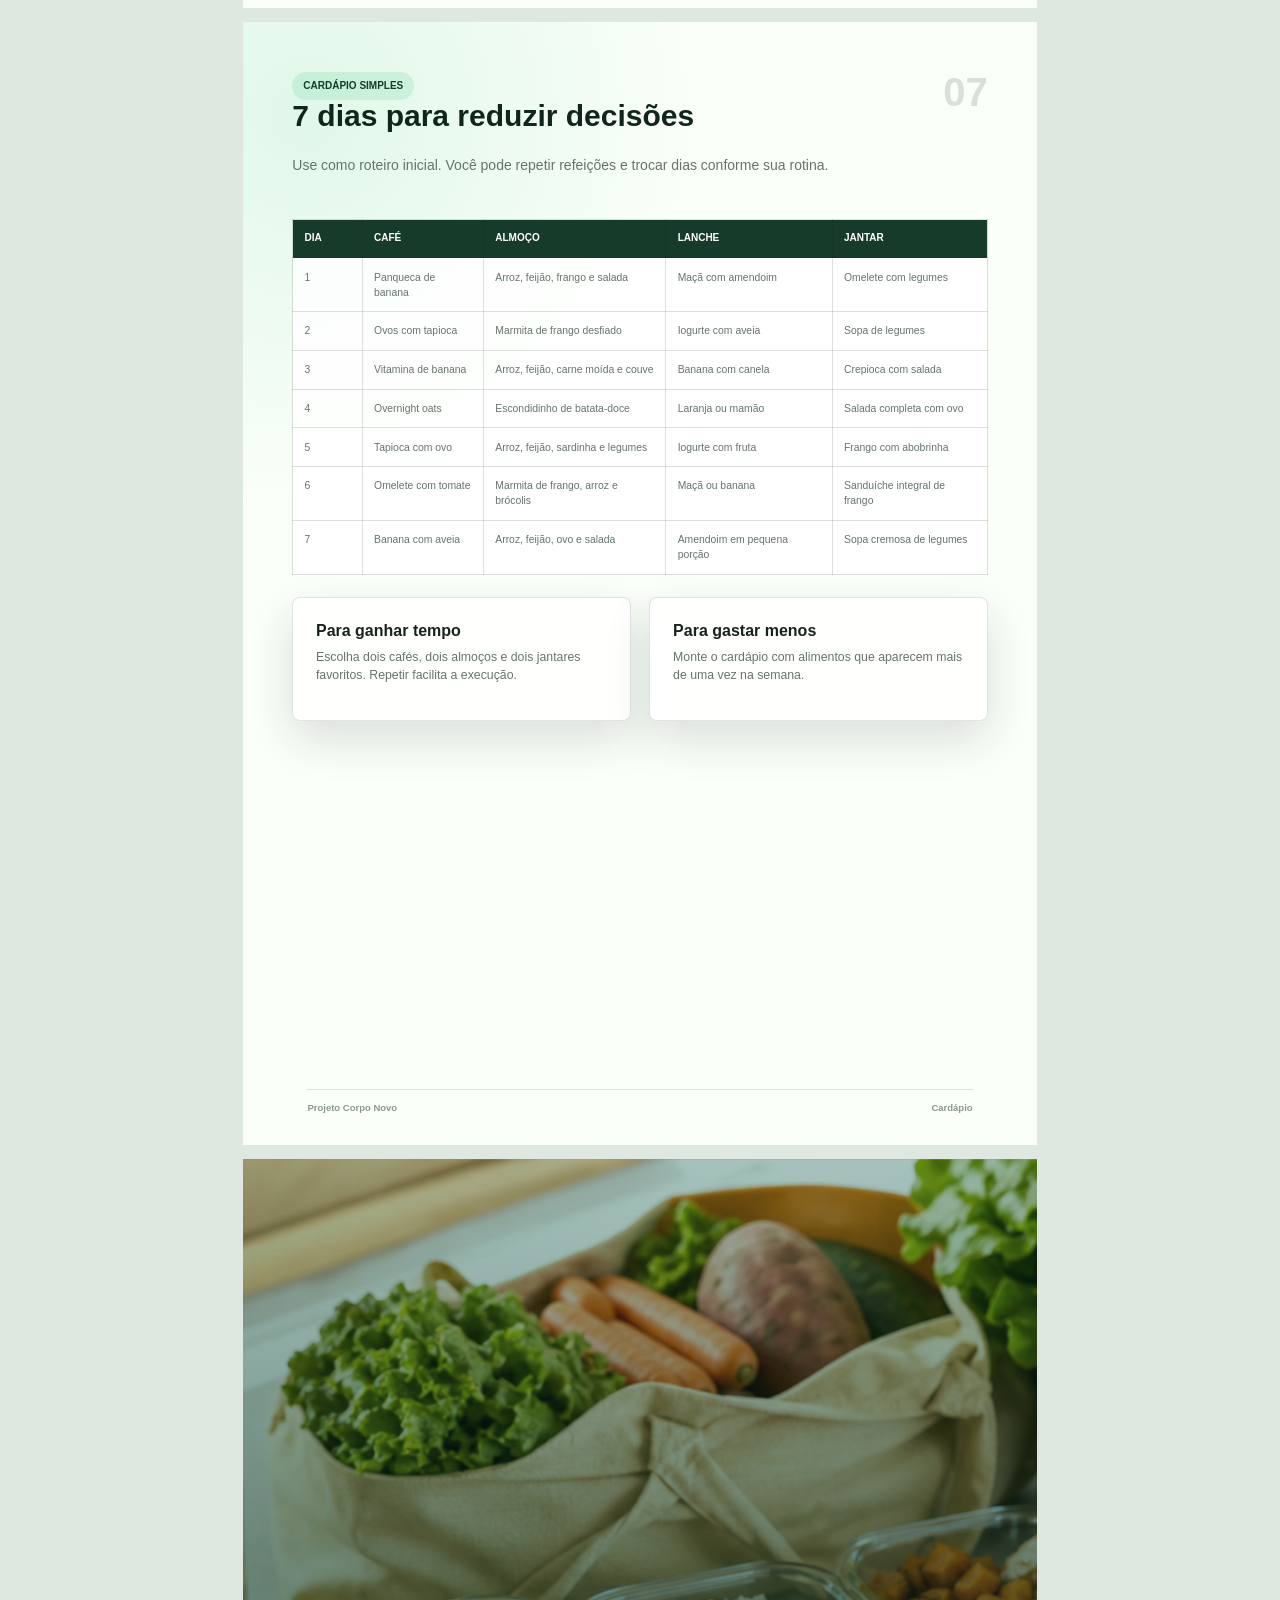
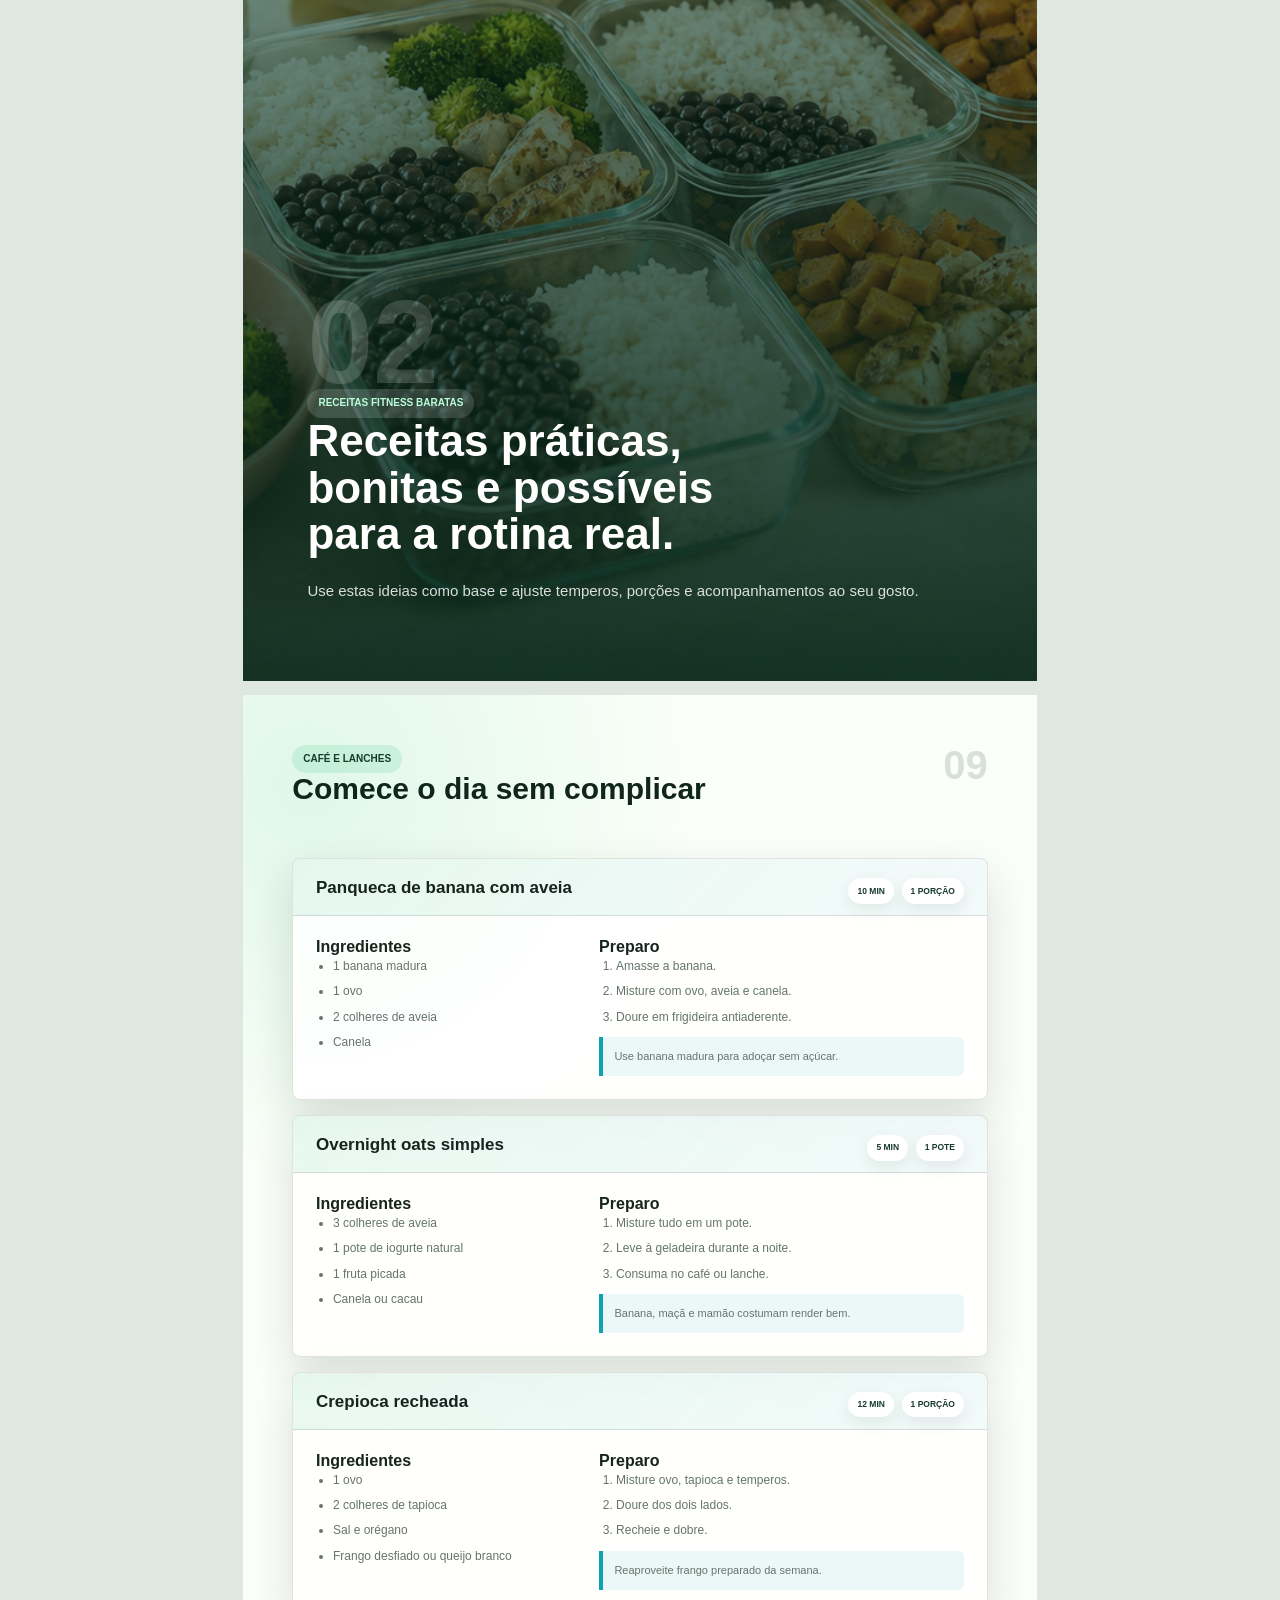
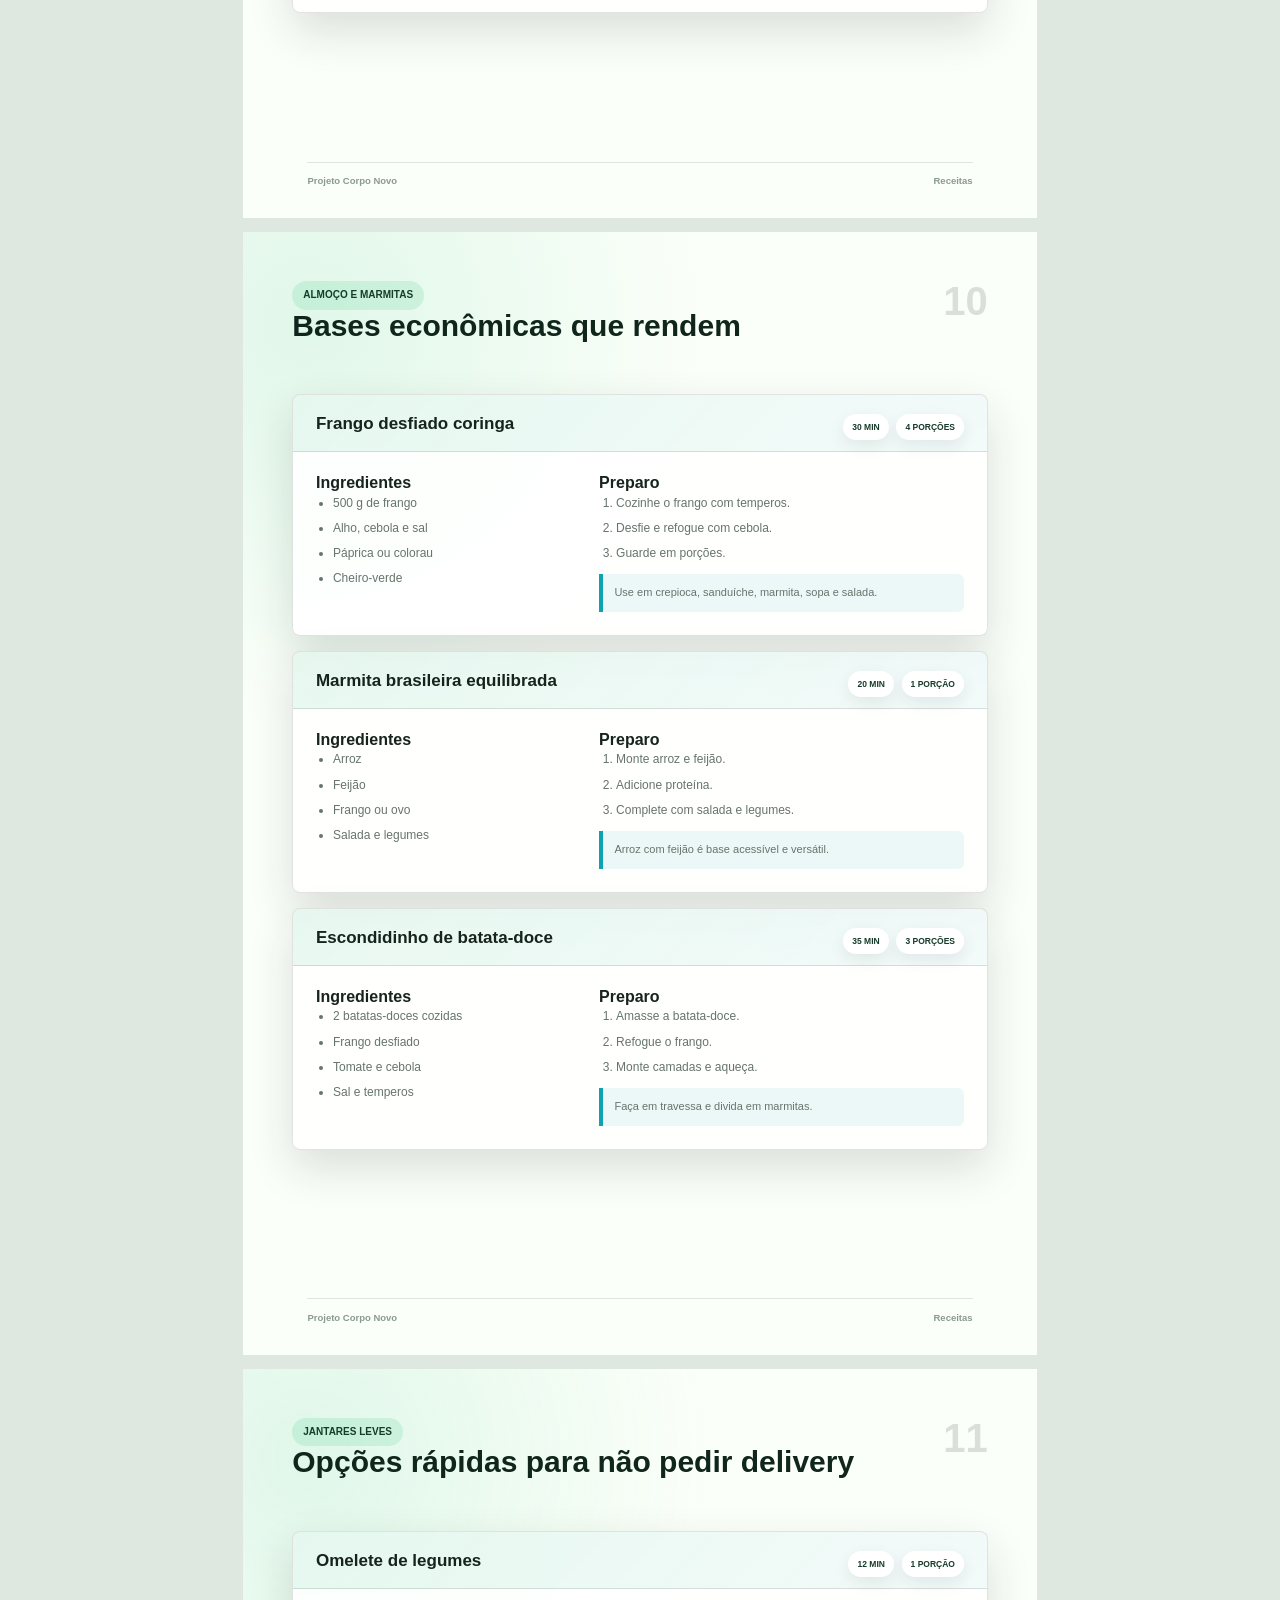
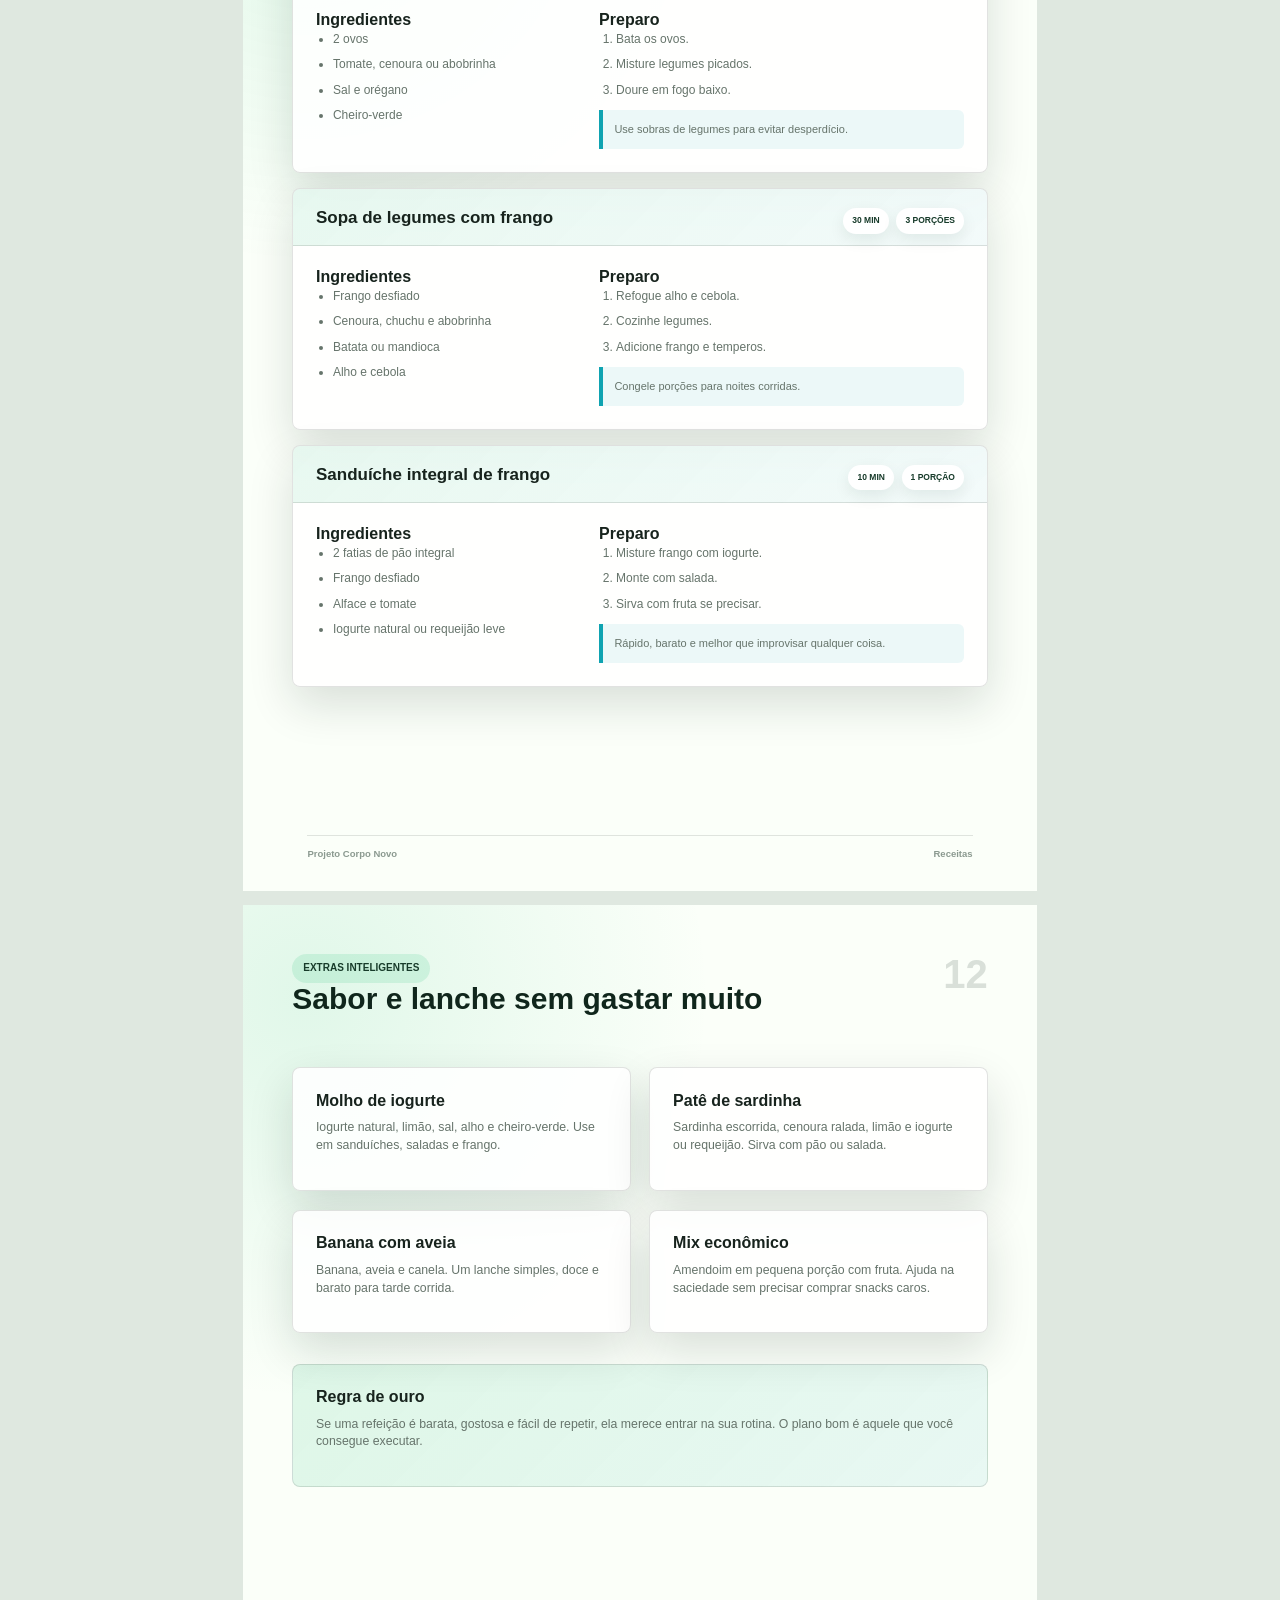
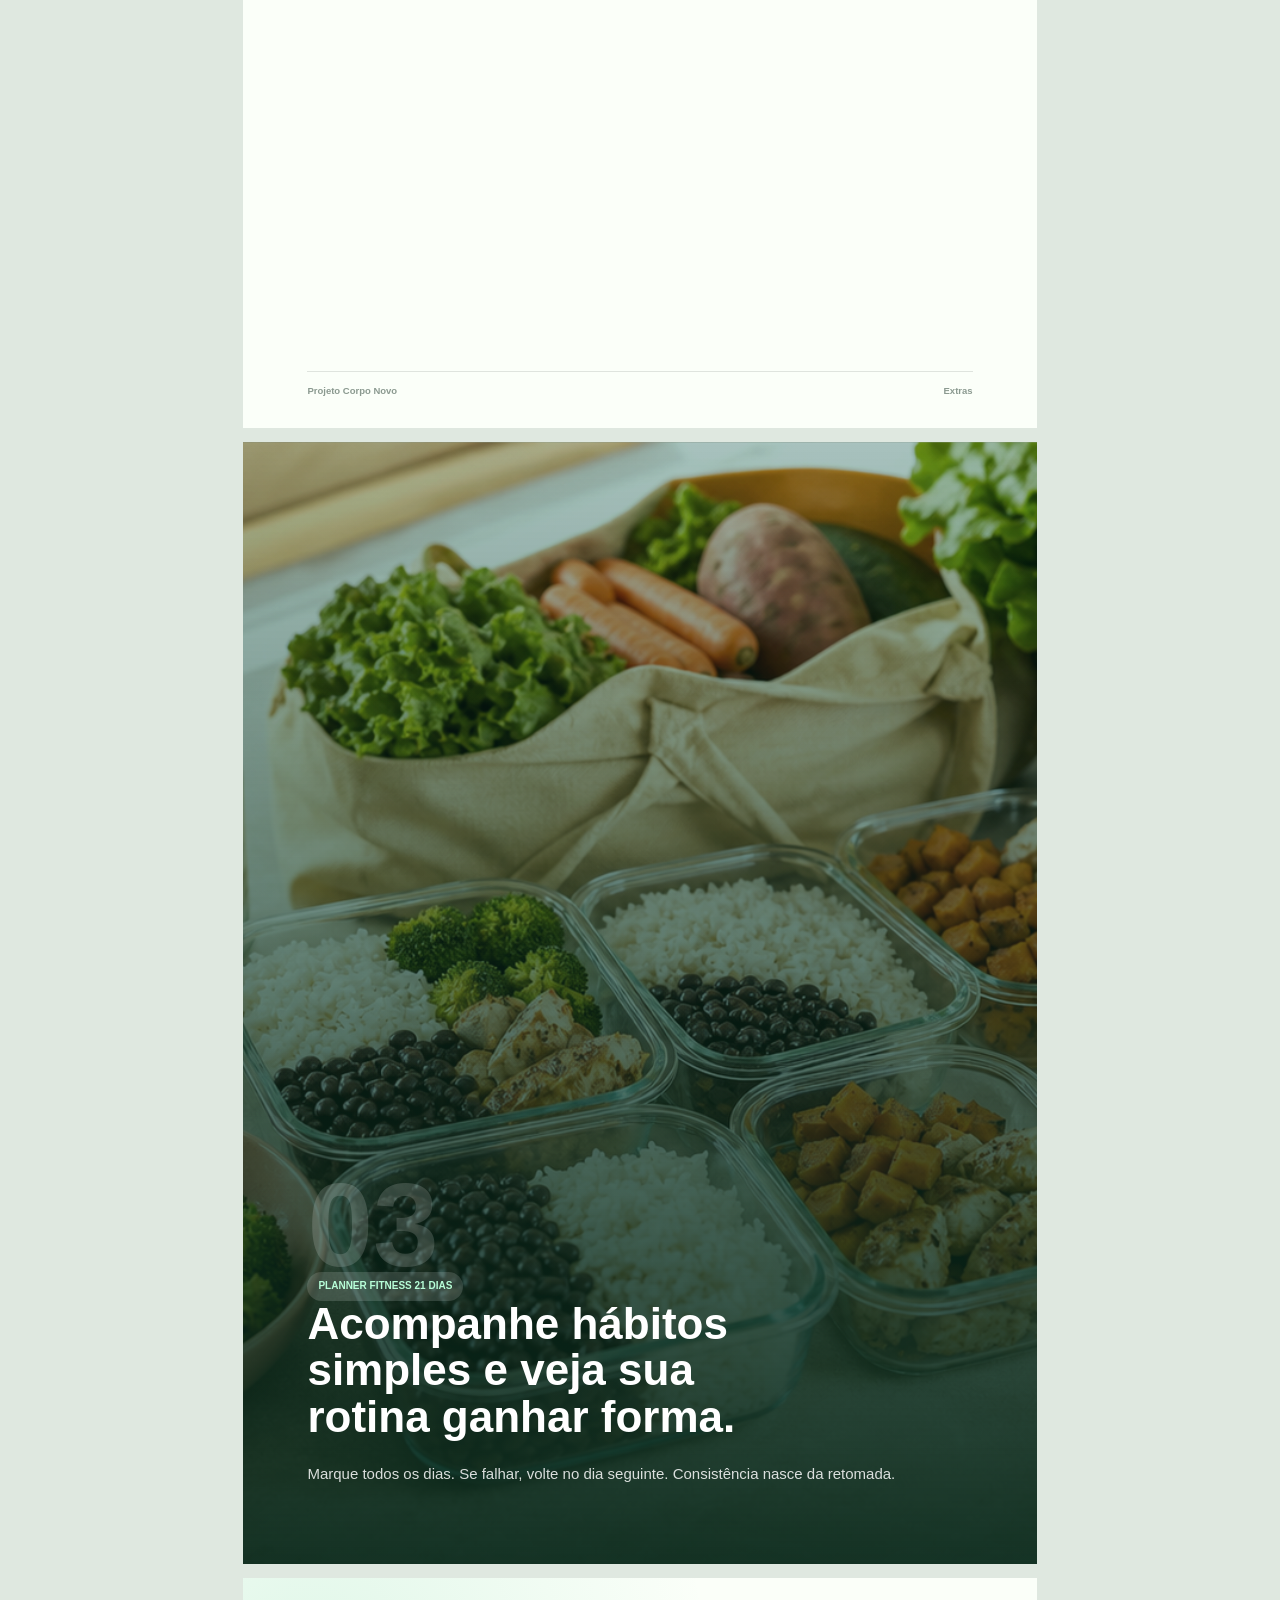
<file: produto-digital/projeto-corpo-novo-produto-completo.html>
<!DOCTYPE html>
<html lang="pt-BR">
<head>
  <meta charset="UTF-8">
  <meta name="viewport" content="width=device-width, initial-scale=1.0">
  <title>Projeto Corpo Novo | Produto Digital Completo</title>
  <style>
    @page {
      size: A4;
      margin: 0;
    }

    :root {
      --forest: #10261c;
      --forest-2: #173b2a;
      --green: #20bf75;
      --mint: #eafff3;
      --mint-2: #f4fff8;
      --teal: #0fa3b1;
      --coral: #ff5a5f;
      --orange: #ff9b45;
      --yellow: #f9c74f;
      --ink: #17231d;
      --muted: #66746b;
      --paper: #fbfff9;
      --white: #ffffff;
      --line: rgba(23, 35, 29, 0.13);
      --shadow: 0 18px 45px rgba(16, 38, 28, 0.14);
    }

    * {
      box-sizing: border-box;
      -webkit-print-color-adjust: exact;
      print-color-adjust: exact;
    }

    body {
      margin: 0;
      background: #dfe8e0;
      color: var(--ink);
      font-family: Arial, Helvetica, sans-serif;
      line-height: 1.45;
    }

    .print-note {
      width: 210mm;
      margin: 12px auto;
      padding: 12px 16px;
      border-radius: 8px;
      background: #ffffff;
      color: var(--muted);
      font-size: 13px;
    }

    .page {
      position: relative;
      width: 210mm;
      height: 297mm;
      margin: 0 auto 14px;
      padding: 17mm;
      overflow: hidden;
      page-break-after: always;
      background:
        radial-gradient(circle at 8% 8%, rgba(32, 191, 117, 0.12), transparent 32%),
        var(--paper);
    }

    .page:last-child {
      page-break-after: auto;
    }

    .page.tight {
      padding: 13mm;
    }

    .cover,
    .divider,
    .back-cover {
      color: var(--white);
      background: var(--forest);
    }

    .cover {
      display: grid;
      align-content: space-between;
      padding: 0;
      background:
        linear-gradient(90deg, rgba(8, 30, 20, 0.92) 0%, rgba(8, 30, 20, 0.74) 48%, rgba(8, 30, 20, 0.25) 100%),
        url("../assets/images/projeto-corpo-novo-hero.png") center/cover;
    }

    .cover-inner {
      padding: 20mm 17mm 0;
      max-width: 134mm;
    }

    .cover-bottom {
      display: grid;
      grid-template-columns: repeat(3, 1fr);
      gap: 5mm;
      padding: 0 17mm 18mm;
    }

    .cover-card {
      min-height: 34mm;
      padding: 6mm;
      border: 1px solid rgba(255, 255, 255, 0.22);
      border-radius: 8px;
      background: rgba(255, 255, 255, 0.12);
      backdrop-filter: blur(10px);
    }

    .cover-card strong {
      display: block;
      margin-bottom: 2mm;
      color: var(--yellow);
      font-size: 15px;
    }

    .cover-card span {
      color: rgba(255, 255, 255, 0.84);
      font-size: 11px;
    }

    h1,
    h2,
    h3,
    p {
      margin-top: 0;
    }

    h1 {
      margin: 8mm 0 6mm;
      color: var(--white);
      font-size: 54px;
      line-height: 0.96;
      letter-spacing: 0;
    }

    h2 {
      margin-bottom: 6mm;
      color: var(--forest);
      font-size: 30px;
      line-height: 1.06;
      letter-spacing: 0;
    }

    h3 {
      margin-bottom: 2.4mm;
      color: var(--ink);
      font-size: 16px;
      line-height: 1.2;
    }

    p {
      color: var(--muted);
      font-size: 12.3px;
    }

    .cover p,
    .divider p,
    .back-cover p {
      color: rgba(255, 255, 255, 0.84);
      font-size: 15px;
    }

    .badge,
    .dark-badge,
    .recipe-tag {
      display: inline-flex;
      width: fit-content;
      align-items: center;
      border-radius: 999px;
      font-weight: 800;
      letter-spacing: 0;
      text-transform: uppercase;
    }

    .badge {
      padding: 7px 11px;
      background: rgba(32, 191, 117, 0.14);
      color: var(--forest-2);
      font-size: 10px;
    }

    .dark-badge {
      padding: 7px 11px;
      background: rgba(255, 255, 255, 0.15);
      color: #b8ffd8;
      font-size: 10px;
    }

    .lead {
      max-width: 146mm;
      color: var(--muted);
      font-size: 14px;
    }

    .grid-2,
    .grid-3,
    .grid-4 {
      display: grid;
      gap: 5mm;
    }

    .grid-2 {
      grid-template-columns: repeat(2, 1fr);
    }

    .grid-3 {
      grid-template-columns: repeat(3, 1fr);
    }

    .grid-4 {
      grid-template-columns: repeat(4, 1fr);
    }

    .card,
    .kit-card,
    .note,
    .recipe-card,
    .stat-card,
    .tracker-card {
      border: 1px solid var(--line);
      border-radius: 8px;
      background: rgba(255, 255, 255, 0.86);
      box-shadow: var(--shadow);
    }

    .card,
    .kit-card,
    .note,
    .stat-card,
    .tracker-card {
      padding: 6mm;
    }

    .note {
      background: linear-gradient(135deg, rgba(32, 191, 117, 0.13), rgba(15, 163, 177, 0.08));
      box-shadow: none;
    }

    .note strong {
      color: var(--forest-2);
    }

    .toc-list {
      display: grid;
      gap: 3mm;
      margin: 9mm 0 0;
      padding: 0;
      list-style: none;
    }

    .toc-list li {
      display: grid;
      grid-template-columns: 18mm 1fr 12mm;
      gap: 4mm;
      align-items: center;
      padding: 4mm 0;
      border-bottom: 1px solid var(--line);
      font-size: 14px;
      font-weight: 800;
    }

    .toc-list span {
      color: var(--green);
      font-size: 13px;
      font-weight: 900;
    }

    .toc-list small {
      color: var(--muted);
      font-size: 11px;
      font-weight: 700;
      text-align: right;
    }

    ul,
    ol {
      margin: 0;
      padding-left: 17px;
      color: var(--muted);
      font-size: 12px;
    }

    li {
      margin-bottom: 2.1mm;
    }

    .page-title-row {
      display: flex;
      justify-content: space-between;
      align-items: flex-start;
      gap: 8mm;
      margin-bottom: 8mm;
    }

    .page-number {
      min-width: 16mm;
      color: rgba(16, 38, 28, 0.14);
      font-size: 40px;
      font-weight: 900;
      line-height: 1;
      text-align: right;
    }

    .mock-stack {
      position: relative;
      min-height: 88mm;
      margin-top: 8mm;
    }

    .mock-book,
    .mock-planner,
    .mock-phone {
      position: absolute;
      border-radius: 8px;
      box-shadow: 0 18px 46px rgba(16, 38, 28, 0.22);
    }

    .mock-book {
      left: 6mm;
      top: 2mm;
      width: 56mm;
      height: 78mm;
      padding: 8mm 7mm;
      background: linear-gradient(155deg, #0e2b1e 0%, #20bf75 58%, #ff875a 100%);
      color: white;
      transform: rotate(-5deg);
    }

    .mock-book strong {
      display: block;
      margin-top: 18mm;
      font-size: 23px;
      line-height: 1;
    }

    .mock-book span {
      display: inline-flex;
      padding: 2mm 3mm;
      border-radius: 999px;
      background: rgba(255, 255, 255, 0.17);
      font-size: 9px;
      font-weight: 900;
    }

    .mock-planner {
      left: 58mm;
      top: 14mm;
      width: 55mm;
      height: 66mm;
      padding: 7mm;
      background: white;
      transform: rotate(4deg);
    }

    .mock-planner h3 {
      color: var(--forest-2);
    }

    .mock-line {
      height: 3mm;
      margin: 3mm 0;
      border-radius: 999px;
      background: linear-gradient(90deg, rgba(32, 191, 117, 0.24), rgba(15, 163, 177, 0.14));
    }

    .mock-phone {
      left: 100mm;
      top: 32mm;
      width: 39mm;
      height: 54mm;
      padding: 4mm;
      border: 3mm solid var(--forest);
      background: var(--forest);
    }

    .mock-phone-screen {
      height: 100%;
      padding: 4mm;
      border-radius: 5px;
      background: var(--mint-2);
      color: var(--forest-2);
      font-size: 10px;
      font-weight: 800;
    }

    .pill-row {
      display: flex;
      flex-wrap: wrap;
      gap: 2mm;
      margin-top: 5mm;
    }

    .pill {
      padding: 2mm 3mm;
      border-radius: 999px;
      background: var(--mint);
      color: var(--forest-2);
      font-size: 10px;
      font-weight: 800;
    }

    .divider {
      display: grid;
      align-content: end;
      padding: 17mm;
      background:
        linear-gradient(180deg, rgba(10, 41, 27, 0.28), rgba(10, 41, 27, 0.94)),
        url("projeto-corpo-novo-mealprep-pdf-corrigida.png") center/cover;
    }

    .divider h2 {
      max-width: 130mm;
      color: white;
      font-size: 44px;
    }

    .divider-num {
      color: rgba(255, 255, 255, 0.16);
      font-size: 118px;
      font-weight: 900;
      line-height: 0.8;
    }

    table {
      width: 100%;
      border-collapse: collapse;
      margin-top: 5mm;
      font-size: 10.4px;
      page-break-inside: avoid;
    }

    th,
    td {
      border: 1px solid rgba(23, 35, 29, 0.14);
      padding: 3mm;
      text-align: left;
      vertical-align: top;
    }

    th {
      background: var(--forest-2);
      color: white;
      font-size: 10px;
      text-transform: uppercase;
    }

    td {
      background: rgba(255, 255, 255, 0.86);
      color: var(--muted);
    }

    .menu-table th:first-child,
    .planner-table th:first-child {
      width: 10%;
    }

    .shop-table th:first-child {
      width: 25%;
    }

    .shop-table th:nth-child(2) {
      width: 39%;
    }

    .formula {
      display: grid;
      grid-template-columns: repeat(3, 1fr);
      gap: 4mm;
      margin: 8mm 0;
    }

    .formula-card {
      min-height: 48mm;
      padding: 6mm;
      border-radius: 8px;
      color: white;
      background: var(--forest-2);
    }

    .formula-card:nth-child(2) {
      background: linear-gradient(135deg, var(--green), var(--teal));
    }

    .formula-card:nth-child(3) {
      background: linear-gradient(135deg, var(--orange), var(--yellow));
      color: #2b2115;
    }

    .formula-card strong {
      display: block;
      margin-bottom: 4mm;
      font-size: 28px;
      line-height: 1;
    }

    .formula-card p {
      color: inherit;
      font-weight: 700;
    }

    .recipe-card {
      padding: 0;
      overflow: hidden;
      page-break-inside: avoid;
    }

    .recipe-card + .recipe-card {
      margin-top: 4mm;
    }

    .recipe-top {
      display: flex;
      justify-content: space-between;
      gap: 5mm;
      align-items: flex-start;
      padding: 5mm 6mm 3mm;
      border-bottom: 1px solid var(--line);
      background: linear-gradient(135deg, rgba(32, 191, 117, 0.1), rgba(15, 163, 177, 0.05));
    }

    .recipe-top h3 {
      margin: 0;
      font-size: 17px;
    }

    .recipe-tags {
      display: flex;
      flex-wrap: wrap;
      justify-content: flex-end;
      gap: 2mm;
      min-width: 46mm;
    }

    .recipe-tag {
      padding: 1.8mm 2.4mm;
      background: white;
      color: var(--forest-2);
      font-size: 8.5px;
      box-shadow: 0 6px 16px rgba(16, 38, 28, 0.08);
    }

    .recipe-body {
      display: grid;
      grid-template-columns: 0.84fr 1.16fr;
      gap: 5mm;
      padding: 5mm 6mm 6mm;
    }

    .tip {
      margin-top: 3mm;
      padding: 3mm;
      border-left: 4px solid var(--teal);
      border-radius: 0 6px 6px 0;
      background: rgba(15, 163, 177, 0.08);
      color: var(--muted);
      font-size: 11px;
    }

    .tracker-card {
      box-shadow: none;
    }

    .planner-table {
      margin-top: 4mm;
      font-size: 9.8px;
    }

    .planner-table th:nth-child(2) {
      width: 29%;
    }

    .planner-table th:nth-child(3),
    .planner-table th:nth-child(4),
    .planner-table th:nth-child(5) {
      width: 13%;
      text-align: center;
    }

    .check {
      color: #91a79b;
      text-align: center;
      font-size: 15px;
      font-weight: 900;
    }

    .habit-grid {
      display: grid;
      grid-template-columns: repeat(7, 1fr);
      gap: 2mm;
      margin-top: 5mm;
    }

    .habit-day {
      min-height: 21mm;
      padding: 2.4mm;
      border: 1px solid var(--line);
      border-radius: 7px;
      background: rgba(255, 255, 255, 0.9);
    }

    .habit-day strong {
      display: block;
      margin-bottom: 1.6mm;
      color: var(--forest-2);
      font-size: 10px;
    }

    .habit-day span {
      display: block;
      color: var(--muted);
      font-size: 8.8px;
      line-height: 1.5;
    }

    .movement-list {
      display: grid;
      grid-template-columns: repeat(3, 1fr);
      gap: 4mm;
      margin-top: 5mm;
    }

    .movement-list .card {
      min-height: 43mm;
      box-shadow: none;
    }

    .footer {
      position: absolute;
      left: 17mm;
      right: 17mm;
      bottom: 8mm;
      display: flex;
      justify-content: space-between;
      gap: 10mm;
      border-top: 1px solid rgba(23, 35, 29, 0.12);
      padding-top: 3mm;
      color: #8b9a90;
      font-size: 9.5px;
      font-weight: 700;
    }

    .cover .footer,
    .divider .footer,
    .back-cover .footer {
      display: none;
    }

    .back-cover {
      display: grid;
      align-content: center;
      text-align: center;
      background:
        linear-gradient(180deg, rgba(9, 38, 25, 0.9), rgba(9, 38, 25, 0.94)),
        url("projeto-corpo-novo-mealprep-pdf-corrigida.png") center/cover;
    }

    .back-cover h2 {
      color: white;
      font-size: 44px;
    }

    @media print {
      body {
        background: white;
      }

      .print-note {
        display: none;
      }

      .page {
        margin: 0;
      }
    }
  </style>
</head>
<body>
  <div class="print-note">Arquivo fonte do produto digital. O PDF final é o arquivo de entrega ao cliente.</div>

  <section class="page cover">
    <div class="cover-inner">
      <span class="dark-badge">Ebook + Planner + Lista + Cardápio</span>
      <h1>Projeto Corpo Novo</h1>
      <p>Receitas fitness baratas e uma rotina saudável de 21 dias para comer melhor, organizar sua semana e começar sem academia.</p>
      <div class="pill-row">
        <span class="pill">Produto 100% digital</span>
        <span class="pill">Rotina real</span>
        <span class="pill">Comida simples</span>
      </div>
    </div>
    <div class="cover-bottom">
      <div class="cover-card"><strong>Receitas</strong><span>Opções econômicas para café, almoço, jantar e lanches.</span></div>
      <div class="cover-card"><strong>21 dias</strong><span>Planner para acompanhar hábitos, alimentação e movimento.</span></div>
      <div class="cover-card"><strong>7 dias</strong><span>Cardápio simples para reduzir decisões e começar hoje.</span></div>
    </div>
  </section>

  <section class="page">
    <div class="page-title-row">
      <div>
        <span class="badge">Comece por aqui</span>
        <h2>Como usar este material</h2>
        <p class="lead">Este produto foi criado para transformar intenção em rotina. Você não precisa mudar tudo em um dia. Precisa de um plano simples, alimentos acessíveis e repetição suficiente para criar confiança.</p>
      </div>
      <div class="page-number">01</div>
    </div>
    <div class="grid-2">
      <div class="card">
        <h3>Seu primeiro passo</h3>
        <ol>
          <li>Escolha 4 receitas para esta semana.</li>
          <li>Monte a lista de compras econômica.</li>
          <li>Prepare uma base simples: arroz, feijão, proteína e legumes.</li>
          <li>Marque seus hábitos no planner por 21 dias.</li>
        </ol>
      </div>
      <div class="card">
        <h3>O que esperar</h3>
        <p>Mais organização, menos dúvidas na hora de comer e uma rotina mais fácil de repetir. O foco é consistência, não perfeição.</p>
        <div class="note"><strong>Aviso:</strong> conteúdo educativo. Não substitui orientação médica, nutricional ou profissional.</div>
      </div>
    </div>
    <ul class="toc-list">
      <li><span>01</span> Método Corpo Novo <small>p. 04</small></li>
      <li><span>02</span> Compras econômicas <small>p. 07</small></li>
      <li><span>03</span> Cardápio simples de 7 dias <small>p. 08</small></li>
      <li><span>04</span> Receitas fitness baratas <small>p. 09</small></li>
      <li><span>05</span> Planner fitness de 21 dias <small>p. 14</small></li>
      <li><span>06</span> Checklist final <small>p. 18</small></li>
    </ul>
    <div class="footer"><span>Projeto Corpo Novo</span><span>Boas-vindas</span></div>
  </section>

  <section class="page">
    <div class="page-title-row">
      <div>
        <span class="badge">Seu kit digital</span>
        <h2>O que você recebeu</h2>
        <p class="lead">Tudo foi organizado para você comprar melhor, cozinhar com mais praticidade e acompanhar a rotina sem complicação.</p>
      </div>
      <div class="page-number">02</div>
    </div>
    <div class="grid-4">
      <div class="kit-card"><h3>Ebook de receitas</h3><p>Receitas baratas com ingredientes fáceis de encontrar.</p></div>
      <div class="kit-card"><h3>Planner 21 dias</h3><p>Controle visual de água, refeições, movimento e observações.</p></div>
      <div class="kit-card"><h3>Lista de compras</h3><p>Base econômica para montar refeições saudáveis sem desperdício.</p></div>
      <div class="kit-card"><h3>Cardápio 7 dias</h3><p>Um roteiro simples para começar sem travar nas decisões.</p></div>
    </div>
    <div class="mock-stack" aria-hidden="true">
      <div class="mock-book"><span>Ebook fitness</span><strong>Projeto Corpo Novo</strong></div>
      <div class="mock-planner"><h3>Planner 21 Dias</h3><div class="mock-line"></div><div class="mock-line"></div><div class="mock-line"></div><div class="mock-line"></div><div class="mock-line"></div></div>
      <div class="mock-phone"><div class="mock-phone-screen">Cardápio simples<br><br>• Café<br>• Almoço<br>• Lanche<br>• Jantar</div></div>
    </div>
    <div class="footer"><span>Projeto Corpo Novo</span><span>Kit digital</span></div>
  </section>

  <section class="page divider">
    <div>
      <div class="divider-num">01</div>
      <span class="dark-badge">Método Corpo Novo</span>
      <h2>Comida simples, rotina possível e repetição inteligente.</h2>
      <p>O começo fica mais leve quando você sabe o que comprar, como montar o prato e o que repetir durante a semana.</p>
    </div>
  </section>

  <section class="page">
    <div class="page-title-row">
      <div>
        <span class="badge">Método simples</span>
        <h2>Monte refeições em 3 blocos</h2>
        <p class="lead">Use esta fórmula para criar refeições equilibradas sem depender de receitas difíceis ou ingredientes caros.</p>
      </div>
      <div class="page-number">04</div>
    </div>
    <div class="formula">
      <div class="formula-card"><strong>1</strong><h3 style="color:white;">Proteína</h3><p>Ovos, frango, sardinha, carne moída, feijão, lentilha, iogurte natural.</p></div>
      <div class="formula-card"><strong>2</strong><h3 style="color:white;">Energia</h3><p>Arroz, batata-doce, mandioca, aveia, banana, tapioca, pão integral.</p></div>
      <div class="formula-card"><strong>3</strong><h3>Volume</h3><p>Alface, repolho, cenoura, tomate, abobrinha, couve, brócolis ou legumes da estação.</p></div>
    </div>
    <div class="grid-2">
      <div class="card">
        <h3>Prato prático</h3>
        <ul>
          <li>Metade do prato: verduras e legumes.</li>
          <li>Um quarto: proteína.</li>
          <li>Um quarto: arroz, batata, mandioca, tapioca ou outra base.</li>
          <li>Temperos simples para manter sabor.</li>
        </ul>
      </div>
      <div class="card">
        <h3>Quando estiver sem tempo</h3>
        <p>Repita uma combinação pronta. Exemplo: arroz + feijão + ovo + salada. Repetição bem feita economiza dinheiro e energia mental.</p>
      </div>
    </div>
    <div class="footer"><span>Projeto Corpo Novo</span><span>Método</span></div>
  </section>

  <section class="page">
    <div class="page-title-row">
      <div>
        <span class="badge">Preparo da semana</span>
        <h2>Ritual de 60 minutos</h2>
        <p class="lead">Uma pequena organização no início da semana reduz pedidos por impulso e facilita escolhas melhores.</p>
      </div>
      <div class="page-number">05</div>
    </div>
    <div class="grid-3">
      <div class="stat-card"><h3>15 min</h3><p>Lave folhas, pique legumes e separe frutas para lanches rápidos.</p></div>
      <div class="stat-card"><h3>25 min</h3><p>Cozinhe arroz, feijão, batata ou outra base que rende várias refeições.</p></div>
      <div class="stat-card"><h3>20 min</h3><p>Prepare frango, ovos cozidos, carne moída ou proteína escolhida.</p></div>
    </div>
    <div class="note" style="margin-top: 7mm;">
      <h3>Como economizar sem perder sabor</h3>
      <p>Compre legumes da estação, use temperos naturais, reaproveite frango desfiado em várias receitas e transforme sobras em omelete, sopa, recheio ou salada completa.</p>
    </div>
    <div class="grid-2" style="margin-top: 7mm;">
      <div class="card"><h3>Base que rende</h3><ul><li>Arroz e feijão</li><li>Frango desfiado</li><li>Legumes refogados</li><li>Ovos cozidos</li></ul></div>
      <div class="card"><h3>Evite desperdício</h3><ul><li>Planeje antes de comprar</li><li>Congele porções</li><li>Repita combinações</li><li>Use frutas maduras em vitaminas</li></ul></div>
    </div>
    <div class="footer"><span>Projeto Corpo Novo</span><span>Preparo inteligente</span></div>
  </section>

  <section class="page">
    <div class="page-title-row">
      <div>
        <span class="badge">Lista econômica</span>
        <h2>Compras para começar</h2>
        <p class="lead">Escolha os itens que cabem no seu orçamento. A ideia é ter ingredientes versáteis para muitas combinações.</p>
      </div>
      <div class="page-number">06</div>
    </div>
    <table class="shop-table">
      <thead><tr><th>Categoria</th><th>Itens econômicos</th><th>Como usar</th></tr></thead>
      <tbody>
        <tr><td>Proteínas</td><td>Ovos, frango, sardinha, carne moída, feijão, lentilha, iogurte natural</td><td>Omeletes, marmitas, patês, sopas, recheios e bowls.</td></tr>
        <tr><td>Carboidratos</td><td>Arroz, batata-doce, mandioca, aveia, banana, tapioca, macarrão, pão integral</td><td>Base das refeições, café da manhã e lanches.</td></tr>
        <tr><td>Verduras e legumes</td><td>Alface, repolho, cenoura, tomate, abobrinha, chuchu, couve, brócolis</td><td>Saladas, refogados, sopas, omeletes e marmitas.</td></tr>
        <tr><td>Frutas</td><td>Banana, maçã, mamão, laranja e frutas da estação</td><td>Lanches, vitaminas, aveia e sobremesas simples.</td></tr>
        <tr><td>Gorduras e extras</td><td>Amendoim, pasta de amendoim, azeite, castanhas em pequena quantidade</td><td>Use pouco para dar saciedade e sabor.</td></tr>
        <tr><td>Temperos</td><td>Alho, cebola, cheiro-verde, páprica, limão, pimenta, orégano</td><td>Transformam comida simples em refeição gostosa.</td></tr>
      </tbody>
    </table>
    <div class="note" style="margin-top: 6mm;"><strong>Troca inteligente:</strong> se frango estiver caro, use ovos, sardinha ou feijão com arroz. Se brócolis estiver caro, use repolho, cenoura, chuchu ou legumes da estação.</div>
    <div class="footer"><span>Projeto Corpo Novo</span><span>Lista de compras</span></div>
  </section>

  <section class="page tight">
    <div class="page-title-row">
      <div>
        <span class="badge">Cardápio simples</span>
        <h2>7 dias para reduzir decisões</h2>
        <p class="lead">Use como roteiro inicial. Você pode repetir refeições e trocar dias conforme sua rotina.</p>
      </div>
      <div class="page-number">07</div>
    </div>
    <table class="menu-table">
      <thead><tr><th>Dia</th><th>Café</th><th>Almoço</th><th>Lanche</th><th>Jantar</th></tr></thead>
      <tbody>
        <tr><td>1</td><td>Panqueca de banana</td><td>Arroz, feijão, frango e salada</td><td>Maçã com amendoim</td><td>Omelete com legumes</td></tr>
        <tr><td>2</td><td>Ovos com tapioca</td><td>Marmita de frango desfiado</td><td>Iogurte com aveia</td><td>Sopa de legumes</td></tr>
        <tr><td>3</td><td>Vitamina de banana</td><td>Arroz, feijão, carne moída e couve</td><td>Banana com canela</td><td>Crepioca com salada</td></tr>
        <tr><td>4</td><td>Overnight oats</td><td>Escondidinho de batata-doce</td><td>Laranja ou mamão</td><td>Salada completa com ovo</td></tr>
        <tr><td>5</td><td>Tapioca com ovo</td><td>Arroz, feijão, sardinha e legumes</td><td>Iogurte com fruta</td><td>Frango com abobrinha</td></tr>
        <tr><td>6</td><td>Omelete com tomate</td><td>Marmita de frango, arroz e brócolis</td><td>Maçã ou banana</td><td>Sanduíche integral de frango</td></tr>
        <tr><td>7</td><td>Banana com aveia</td><td>Arroz, feijão, ovo e salada</td><td>Amendoim em pequena porção</td><td>Sopa cremosa de legumes</td></tr>
      </tbody>
    </table>
    <div class="grid-2" style="margin-top: 6mm;">
      <div class="card"><h3>Para ganhar tempo</h3><p>Escolha dois cafés, dois almoços e dois jantares favoritos. Repetir facilita a execução.</p></div>
      <div class="card"><h3>Para gastar menos</h3><p>Monte o cardápio com alimentos que aparecem mais de uma vez na semana.</p></div>
    </div>
    <div class="footer"><span>Projeto Corpo Novo</span><span>Cardápio</span></div>
  </section>

  <section class="page divider">
    <div>
      <div class="divider-num">02</div>
      <span class="dark-badge">Receitas fitness baratas</span>
      <h2>Receitas práticas, bonitas e possíveis para a rotina real.</h2>
      <p>Use estas ideias como base e ajuste temperos, porções e acompanhamentos ao seu gosto.</p>
    </div>
  </section>

  <section class="page tight">
    <div class="page-title-row">
      <div><span class="badge">Café e lanches</span><h2>Comece o dia sem complicar</h2></div>
      <div class="page-number">09</div>
    </div>
    <article class="recipe-card">
      <div class="recipe-top"><h3>Panqueca de banana com aveia</h3><div class="recipe-tags"><span class="recipe-tag">10 min</span><span class="recipe-tag">1 porção</span></div></div>
      <div class="recipe-body"><div><strong>Ingredientes</strong><ul><li>1 banana madura</li><li>1 ovo</li><li>2 colheres de aveia</li><li>Canela</li></ul></div><div><strong>Preparo</strong><ol><li>Amasse a banana.</li><li>Misture com ovo, aveia e canela.</li><li>Doure em frigideira antiaderente.</li></ol><div class="tip">Use banana madura para adoçar sem açúcar.</div></div></div>
    </article>
    <article class="recipe-card">
      <div class="recipe-top"><h3>Overnight oats simples</h3><div class="recipe-tags"><span class="recipe-tag">5 min</span><span class="recipe-tag">1 pote</span></div></div>
      <div class="recipe-body"><div><strong>Ingredientes</strong><ul><li>3 colheres de aveia</li><li>1 pote de iogurte natural</li><li>1 fruta picada</li><li>Canela ou cacau</li></ul></div><div><strong>Preparo</strong><ol><li>Misture tudo em um pote.</li><li>Leve à geladeira durante a noite.</li><li>Consuma no café ou lanche.</li></ol><div class="tip">Banana, maçã e mamão costumam render bem.</div></div></div>
    </article>
    <article class="recipe-card">
      <div class="recipe-top"><h3>Crepioca recheada</h3><div class="recipe-tags"><span class="recipe-tag">12 min</span><span class="recipe-tag">1 porção</span></div></div>
      <div class="recipe-body"><div><strong>Ingredientes</strong><ul><li>1 ovo</li><li>2 colheres de tapioca</li><li>Sal e orégano</li><li>Frango desfiado ou queijo branco</li></ul></div><div><strong>Preparo</strong><ol><li>Misture ovo, tapioca e temperos.</li><li>Doure dos dois lados.</li><li>Recheie e dobre.</li></ol><div class="tip">Reaproveite frango preparado da semana.</div></div></div>
    </article>
    <div class="footer"><span>Projeto Corpo Novo</span><span>Receitas</span></div>
  </section>

  <section class="page tight">
    <div class="page-title-row">
      <div><span class="badge">Almoço e marmitas</span><h2>Bases econômicas que rendem</h2></div>
      <div class="page-number">10</div>
    </div>
    <article class="recipe-card">
      <div class="recipe-top"><h3>Frango desfiado coringa</h3><div class="recipe-tags"><span class="recipe-tag">30 min</span><span class="recipe-tag">4 porções</span></div></div>
      <div class="recipe-body"><div><strong>Ingredientes</strong><ul><li>500 g de frango</li><li>Alho, cebola e sal</li><li>Páprica ou colorau</li><li>Cheiro-verde</li></ul></div><div><strong>Preparo</strong><ol><li>Cozinhe o frango com temperos.</li><li>Desfie e refogue com cebola.</li><li>Guarde em porções.</li></ol><div class="tip">Use em crepioca, sanduíche, marmita, sopa e salada.</div></div></div>
    </article>
    <article class="recipe-card">
      <div class="recipe-top"><h3>Marmita brasileira equilibrada</h3><div class="recipe-tags"><span class="recipe-tag">20 min</span><span class="recipe-tag">1 porção</span></div></div>
      <div class="recipe-body"><div><strong>Ingredientes</strong><ul><li>Arroz</li><li>Feijão</li><li>Frango ou ovo</li><li>Salada e legumes</li></ul></div><div><strong>Preparo</strong><ol><li>Monte arroz e feijão.</li><li>Adicione proteína.</li><li>Complete com salada e legumes.</li></ol><div class="tip">Arroz com feijão é base acessível e versátil.</div></div></div>
    </article>
    <article class="recipe-card">
      <div class="recipe-top"><h3>Escondidinho de batata-doce</h3><div class="recipe-tags"><span class="recipe-tag">35 min</span><span class="recipe-tag">3 porções</span></div></div>
      <div class="recipe-body"><div><strong>Ingredientes</strong><ul><li>2 batatas-doces cozidas</li><li>Frango desfiado</li><li>Tomate e cebola</li><li>Sal e temperos</li></ul></div><div><strong>Preparo</strong><ol><li>Amasse a batata-doce.</li><li>Refogue o frango.</li><li>Monte camadas e aqueça.</li></ol><div class="tip">Faça em travessa e divida em marmitas.</div></div></div>
    </article>
    <div class="footer"><span>Projeto Corpo Novo</span><span>Receitas</span></div>
  </section>

  <section class="page tight">
    <div class="page-title-row">
      <div><span class="badge">Jantares leves</span><h2>Opções rápidas para não pedir delivery</h2></div>
      <div class="page-number">11</div>
    </div>
    <article class="recipe-card">
      <div class="recipe-top"><h3>Omelete de legumes</h3><div class="recipe-tags"><span class="recipe-tag">12 min</span><span class="recipe-tag">1 porção</span></div></div>
      <div class="recipe-body"><div><strong>Ingredientes</strong><ul><li>2 ovos</li><li>Tomate, cenoura ou abobrinha</li><li>Sal e orégano</li><li>Cheiro-verde</li></ul></div><div><strong>Preparo</strong><ol><li>Bata os ovos.</li><li>Misture legumes picados.</li><li>Doure em fogo baixo.</li></ol><div class="tip">Use sobras de legumes para evitar desperdício.</div></div></div>
    </article>
    <article class="recipe-card">
      <div class="recipe-top"><h3>Sopa de legumes com frango</h3><div class="recipe-tags"><span class="recipe-tag">30 min</span><span class="recipe-tag">3 porções</span></div></div>
      <div class="recipe-body"><div><strong>Ingredientes</strong><ul><li>Frango desfiado</li><li>Cenoura, chuchu e abobrinha</li><li>Batata ou mandioca</li><li>Alho e cebola</li></ul></div><div><strong>Preparo</strong><ol><li>Refogue alho e cebola.</li><li>Cozinhe legumes.</li><li>Adicione frango e temperos.</li></ol><div class="tip">Congele porções para noites corridas.</div></div></div>
    </article>
    <article class="recipe-card">
      <div class="recipe-top"><h3>Sanduíche integral de frango</h3><div class="recipe-tags"><span class="recipe-tag">10 min</span><span class="recipe-tag">1 porção</span></div></div>
      <div class="recipe-body"><div><strong>Ingredientes</strong><ul><li>2 fatias de pão integral</li><li>Frango desfiado</li><li>Alface e tomate</li><li>Iogurte natural ou requeijão leve</li></ul></div><div><strong>Preparo</strong><ol><li>Misture frango com iogurte.</li><li>Monte com salada.</li><li>Sirva com fruta se precisar.</li></ol><div class="tip">Rápido, barato e melhor que improvisar qualquer coisa.</div></div></div>
    </article>
    <div class="footer"><span>Projeto Corpo Novo</span><span>Receitas</span></div>
  </section>

  <section class="page tight">
    <div class="page-title-row">
      <div><span class="badge">Extras inteligentes</span><h2>Sabor e lanche sem gastar muito</h2></div>
      <div class="page-number">12</div>
    </div>
    <div class="grid-2">
      <div class="card"><h3>Molho de iogurte</h3><p>Iogurte natural, limão, sal, alho e cheiro-verde. Use em sanduíches, saladas e frango.</p></div>
      <div class="card"><h3>Patê de sardinha</h3><p>Sardinha escorrida, cenoura ralada, limão e iogurte ou requeijão. Sirva com pão ou salada.</p></div>
      <div class="card"><h3>Banana com aveia</h3><p>Banana, aveia e canela. Um lanche simples, doce e barato para tarde corrida.</p></div>
      <div class="card"><h3>Mix econômico</h3><p>Amendoim em pequena porção com fruta. Ajuda na saciedade sem precisar comprar snacks caros.</p></div>
    </div>
    <div class="note" style="margin-top: 8mm;"><h3>Regra de ouro</h3><p>Se uma refeição é barata, gostosa e fácil de repetir, ela merece entrar na sua rotina. O plano bom é aquele que você consegue executar.</p></div>
    <div class="footer"><span>Projeto Corpo Novo</span><span>Extras</span></div>
  </section>

  <section class="page divider">
    <div>
      <div class="divider-num">03</div>
      <span class="dark-badge">Planner Fitness 21 Dias</span>
      <h2>Acompanhe hábitos simples e veja sua rotina ganhar forma.</h2>
      <p>Marque todos os dias. Se falhar, volte no dia seguinte. Consistência nasce da retomada.</p>
    </div>
  </section>

  <section class="page tight">
    <div class="page-title-row">
      <div><span class="badge">Semana 1</span><h2>Organizar o básico</h2></div>
      <div class="page-number">14</div>
    </div>
    <table class="planner-table">
      <thead><tr><th>Dia</th><th>Foco</th><th>Água</th><th>Refeições</th><th>Movimento</th><th>Observação</th></tr></thead>
      <tbody>
        <tr><td>01</td><td>Definir horários principais</td><td class="check">□</td><td class="check">□</td><td class="check">□</td><td></td></tr>
        <tr><td>02</td><td>Preparar uma receita base</td><td class="check">□</td><td class="check">□</td><td class="check">□</td><td></td></tr>
        <tr><td>03</td><td>Adicionar salada ou legumes</td><td class="check">□</td><td class="check">□</td><td class="check">□</td><td></td></tr>
        <tr><td>04</td><td>Evitar pedido por impulso</td><td class="check">□</td><td class="check">□</td><td class="check">□</td><td></td></tr>
        <tr><td>05</td><td>Organizar lanche simples</td><td class="check">□</td><td class="check">□</td><td class="check">□</td><td></td></tr>
        <tr><td>06</td><td>Fazer caminhada ou treino leve</td><td class="check">□</td><td class="check">□</td><td class="check">□</td><td></td></tr>
        <tr><td>07</td><td>Revisar o que funcionou</td><td class="check">□</td><td class="check">□</td><td class="check">□</td><td></td></tr>
      </tbody>
    </table>
    <div class="note" style="margin-top: 6mm;">Vitória da semana: ________________________________________________________________</div>
    <div class="footer"><span>Projeto Corpo Novo</span><span>Planner semana 1</span></div>
  </section>

  <section class="page tight">
    <div class="page-title-row">
      <div><span class="badge">Semana 2</span><h2>Repetir o que funciona</h2></div>
      <div class="page-number">15</div>
    </div>
    <table class="planner-table">
      <thead><tr><th>Dia</th><th>Foco</th><th>Água</th><th>Refeições</th><th>Movimento</th><th>Observação</th></tr></thead>
      <tbody>
        <tr><td>08</td><td>Montar compras da semana</td><td class="check">□</td><td class="check">□</td><td class="check">□</td><td></td></tr>
        <tr><td>09</td><td>Repetir café favorito</td><td class="check">□</td><td class="check">□</td><td class="check">□</td><td></td></tr>
        <tr><td>10</td><td>Preparar duas marmitas</td><td class="check">□</td><td class="check">□</td><td class="check">□</td><td></td></tr>
        <tr><td>11</td><td>Comer fruta no lanche</td><td class="check">□</td><td class="check">□</td><td class="check">□</td><td></td></tr>
        <tr><td>12</td><td>Reduzir beliscos sem plano</td><td class="check">□</td><td class="check">□</td><td class="check">□</td><td></td></tr>
        <tr><td>13</td><td>Fazer jantar em casa</td><td class="check">□</td><td class="check">□</td><td class="check">□</td><td></td></tr>
        <tr><td>14</td><td>Revisar economia da semana</td><td class="check">□</td><td class="check">□</td><td class="check">□</td><td></td></tr>
      </tbody>
    </table>
    <div class="note" style="margin-top: 6mm;">Refeição que quero repetir: ______________________________________________________</div>
    <div class="footer"><span>Projeto Corpo Novo</span><span>Planner semana 2</span></div>
  </section>

  <section class="page tight">
    <div class="page-title-row">
      <div><span class="badge">Semana 3</span><h2>Manter e ajustar</h2></div>
      <div class="page-number">16</div>
    </div>
    <table class="planner-table">
      <thead><tr><th>Dia</th><th>Foco</th><th>Água</th><th>Refeições</th><th>Movimento</th><th>Observação</th></tr></thead>
      <tbody>
        <tr><td>15</td><td>Escolher receitas da próxima semana</td><td class="check">□</td><td class="check">□</td><td class="check">□</td><td></td></tr>
        <tr><td>16</td><td>Preparar legumes lavados</td><td class="check">□</td><td class="check">□</td><td class="check">□</td><td></td></tr>
        <tr><td>17</td><td>Manter uma refeição âncora</td><td class="check">□</td><td class="check">□</td><td class="check">□</td><td></td></tr>
        <tr><td>18</td><td>Fazer 15 minutos de movimento</td><td class="check">□</td><td class="check">□</td><td class="check">□</td><td></td></tr>
        <tr><td>19</td><td>Evitar compras sem lista</td><td class="check">□</td><td class="check">□</td><td class="check">□</td><td></td></tr>
        <tr><td>20</td><td>Repetir cardápio que funcionou</td><td class="check">□</td><td class="check">□</td><td class="check">□</td><td></td></tr>
        <tr><td>21</td><td>Celebrar constância e planejar novo ciclo</td><td class="check">□</td><td class="check">□</td><td class="check">□</td><td></td></tr>
      </tbody>
    </table>
    <div class="footer"><span>Projeto Corpo Novo</span><span>Planner semana 3</span></div>
  </section>

  <section class="page">
    <div class="page-title-row">
      <div><span class="badge">Movimento em casa</span><h2>Treinos leves para começar</h2><p class="lead">Escolha uma opção e faça no seu ritmo. Pare se sentir dor ou mal-estar.</p></div>
      <div class="page-number">17</div>
    </div>
    <div class="movement-list">
      <div class="card"><h3>Opção A</h3><p>3 voltas: 12 agachamentos, 10 flexões adaptadas, 20 polichinelos leves.</p></div>
      <div class="card"><h3>Opção B</h3><p>15 a 25 minutos de caminhada, dança, escada leve ou alongamento ativo.</p></div>
      <div class="card"><h3>Opção C</h3><p>3 voltas: 20 segundos de prancha, 12 avanços alternados, 15 elevações de quadril.</p></div>
    </div>
    <h3 style="margin-top: 8mm;">Controle rápido de 21 dias</h3>
    <div class="habit-grid">
      <div class="habit-day"><strong>Dia 1</strong><span>Água □</span><span>Comida □</span><span>Movimento □</span></div>
      <div class="habit-day"><strong>Dia 2</strong><span>Água □</span><span>Comida □</span><span>Movimento □</span></div>
      <div class="habit-day"><strong>Dia 3</strong><span>Água □</span><span>Comida □</span><span>Movimento □</span></div>
      <div class="habit-day"><strong>Dia 4</strong><span>Água □</span><span>Comida □</span><span>Movimento □</span></div>
      <div class="habit-day"><strong>Dia 5</strong><span>Água □</span><span>Comida □</span><span>Movimento □</span></div>
      <div class="habit-day"><strong>Dia 6</strong><span>Água □</span><span>Comida □</span><span>Movimento □</span></div>
      <div class="habit-day"><strong>Dia 7</strong><span>Água □</span><span>Comida □</span><span>Movimento □</span></div>
      <div class="habit-day"><strong>Dia 8</strong><span>Água □</span><span>Comida □</span><span>Movimento □</span></div>
      <div class="habit-day"><strong>Dia 9</strong><span>Água □</span><span>Comida □</span><span>Movimento □</span></div>
      <div class="habit-day"><strong>Dia 10</strong><span>Água □</span><span>Comida □</span><span>Movimento □</span></div>
      <div class="habit-day"><strong>Dia 11</strong><span>Água □</span><span>Comida □</span><span>Movimento □</span></div>
      <div class="habit-day"><strong>Dia 12</strong><span>Água □</span><span>Comida □</span><span>Movimento □</span></div>
      <div class="habit-day"><strong>Dia 13</strong><span>Água □</span><span>Comida □</span><span>Movimento □</span></div>
      <div class="habit-day"><strong>Dia 14</strong><span>Água □</span><span>Comida □</span><span>Movimento □</span></div>
      <div class="habit-day"><strong>Dia 15</strong><span>Água □</span><span>Comida □</span><span>Movimento □</span></div>
      <div class="habit-day"><strong>Dia 16</strong><span>Água □</span><span>Comida □</span><span>Movimento □</span></div>
      <div class="habit-day"><strong>Dia 17</strong><span>Água □</span><span>Comida □</span><span>Movimento □</span></div>
      <div class="habit-day"><strong>Dia 18</strong><span>Água □</span><span>Comida □</span><span>Movimento □</span></div>
      <div class="habit-day"><strong>Dia 19</strong><span>Água □</span><span>Comida □</span><span>Movimento □</span></div>
      <div class="habit-day"><strong>Dia 20</strong><span>Água □</span><span>Comida □</span><span>Movimento □</span></div>
      <div class="habit-day"><strong>Dia 21</strong><span>Água □</span><span>Comida □</span><span>Movimento □</span></div>
    </div>
    <div class="footer"><span>Projeto Corpo Novo</span><span>Movimento</span></div>
  </section>

  <section class="page back-cover">
    <div>
      <span class="dark-badge">Fechamento</span>
      <h2>Comece pequeno. Repita o básico. Continue.</h2>
      <p>O corpo novo começa quando sua rotina deixa de depender de motivação e passa a ter um plano simples.</p>
      <div class="grid-3" style="margin-top: 10mm; text-align: left;">
        <div class="cover-card"><strong>Hoje</strong><span>Escolha uma receita e prepare uma base.</span></div>
        <div class="cover-card"><strong>Esta semana</strong><span>Use a lista de compras e siga o cardápio.</span></div>
        <div class="cover-card"><strong>21 dias</strong><span>Marque seus hábitos e ajuste o que funciona.</span></div>
      </div>
    </div>
  </section>
</body>
</html>
</file>
<file: assets/css/style.css>
/* Projeto Corpo Novo - stylesheet central para GitHub Pages. */


/* Landing page */
:root {
      --cream: #fffaf3;
      --mint: #e8fff3;
      --green: #1fbf75;
      --green-dark: #0a6b45;
      --teal: #0fa3b1;
      --coral: #ff5a5f;
      --yellow: #f9c74f;
      --ink: #17231d;
      --muted: #657269;
      --white: #ffffff;
      --line: rgba(23, 35, 29, 0.12);
      --shadow: 0 24px 70px rgba(25, 55, 42, 0.18);
      --radius: 8px;
    
}

* {
      box-sizing: border-box;
    
}

html {
      scroll-behavior: smooth;
    
}

body.page-index {
      margin: 0;
      background: var(--cream);
      color: var(--ink);
      font-family: Inter, ui-sans-serif, system-ui, -apple-system, BlinkMacSystemFont, "Segoe UI", Arial, sans-serif;
      line-height: 1.55;
      overflow-x: hidden;
    
}

.page-index a {
      color: inherit;
    
}

.page-index img,
.page-index svg {
      display: block;
    
}

.page-index .wrap {
      width: min(1160px, calc(100% - 40px));
      margin: 0 auto;
    
}

.page-index .site-header {
      position: sticky;
      top: 0;
      z-index: 50;
      border-bottom: 1px solid rgba(255, 255, 255, 0.26);
      background: rgba(255, 250, 243, 0.84);
      backdrop-filter: blur(18px);
    
}

.page-index .nav {
      min-height: 72px;
      display: flex;
      align-items: center;
      justify-content: space-between;
      gap: 20px;
    
}

.page-index .brand {
      display: inline-flex;
      align-items: center;
      gap: 10px;
      color: var(--ink);
      font-weight: 950;
      text-decoration: none;
      white-space: nowrap;
    
}

.page-index .brand-mark {
      width: 40px;
      height: 40px;
      display: inline-grid;
      place-items: center;
      border-radius: var(--radius);
      background: linear-gradient(135deg, var(--green), var(--teal));
      color: var(--white);
      font-size: 0.82rem;
      font-weight: 950;
      box-shadow: 0 12px 28px rgba(31, 191, 117, 0.22);
    
}

.page-index .nav-links {
      display: flex;
      align-items: center;
      gap: 26px;
      color: var(--muted);
      font-size: 0.95rem;
      font-weight: 800;
    
}

.page-index .nav-links a {
      text-decoration: none;
    
}

.page-index .nav-links a:hover {
      color: var(--green-dark);
    
}

.page-index .nav-cta,
.page-index .btn-primary,
.page-index .btn-secondary {
      min-height: 48px;
      display: inline-flex;
      align-items: center;
      justify-content: center;
      gap: 9px;
      border-radius: var(--radius);
      font-weight: 950;
      text-decoration: none;
      transition: transform 180ms ease, box-shadow 180ms ease, background 180ms ease;
    
}

.page-index .nav-cta,
.page-index .btn-primary {
      background: linear-gradient(135deg, var(--coral), #ff7a3d 54%, var(--yellow));
      color: #23130e;
      box-shadow: 0 16px 36px rgba(255, 90, 95, 0.26);
    
}

.page-index .nav-cta {
      padding: 0 18px;
    
}

.page-index .btn-primary,
.page-index .btn-secondary {
      padding: 0 24px;
    
}

.page-index .btn-secondary {
      border: 1px solid rgba(255, 255, 255, 0.48);
      background: rgba(255, 255, 255, 0.16);
      color: var(--white);
      backdrop-filter: blur(14px);
    
}

.page-index .nav-cta:hover,
.page-index .btn-primary:hover,
.page-index .btn-secondary:hover {
      transform: translateY(-2px);
      box-shadow: 0 20px 42px rgba(255, 90, 95, 0.3);
    
}

.page-index .icon-svg {
      width: 18px;
      height: 18px;
      flex: 0 0 auto;
      stroke: currentColor;
      stroke-width: 2.4;
      stroke-linecap: round;
      stroke-linejoin: round;
      fill: none;
    
}

.page-index .hero {
      position: relative;
      isolation: isolate;
      min-height: auto;
      display: grid;
      align-items: center;
      padding: clamp(48px, 6vw, 72px) 0 34px;
      overflow: hidden;
      background: #14221a;
    
}

.page-index .hero-bg {
      position: absolute;
      inset: 0;
      z-index: -3;
      width: 100%;
      height: 100%;
      object-fit: cover;
      object-position: center right;
      transform: scale(1.02);
    
}

.page-index .hero::before {
      content: "";
      position: absolute;
      inset: 0;
      z-index: -2;
      background:
        linear-gradient(90deg, rgba(9, 30, 20, 0.9) 0%, rgba(9, 30, 20, 0.72) 44%, rgba(9, 30, 20, 0.28) 100%),
        linear-gradient(180deg, rgba(12, 84, 55, 0.08), rgba(12, 84, 55, 0.7));
    
}

.page-index .hero::after {
      content: "";
      position: absolute;
      left: 0;
      right: 0;
      bottom: 0;
      z-index: -1;
      height: 38%;
      background: linear-gradient(180deg, transparent, rgba(255, 250, 243, 0.18));
      pointer-events: none;
    
}

.page-index .hero-content {
      display: grid;
      grid-template-columns: minmax(0, 0.98fr) minmax(300px, 0.68fr);
      gap: clamp(28px, 5vw, 64px);
      align-items: center;
    
}

.page-index .hero-copy {
      max-width: 720px;
      color: var(--white);
    
}

.page-index .eyebrow {
      margin: 0 0 13px;
      color: var(--green);
      font-size: 0.78rem;
      font-weight: 950;
      letter-spacing: 0;
      text-transform: uppercase;
    
}

.page-index .hero .eyebrow {
      color: #9dffd0;
    
}

.page-index h1,
.page-index h2,
.page-index h3,
.page-index p {
      margin-top: 0;
    
}

.page-index h1 {
      max-width: 780px;
      margin-bottom: 20px;
      font-size: clamp(2.55rem, 5.5vw, 4.7rem);
      line-height: 0.96;
      letter-spacing: 0;
      overflow-wrap: break-word;
    
}

.page-index h2 {
      margin-bottom: 16px;
      font-size: clamp(2rem, 4vw, 3.35rem);
      line-height: 1.04;
      letter-spacing: 0;
      overflow-wrap: break-word;
    
}

.page-index h3 {
      margin-bottom: 8px;
      font-size: 1.1rem;
      line-height: 1.25;
    
}

.page-index p {
      color: var(--muted);
      overflow-wrap: break-word;
    
}

.page-index .hero-subtitle {
      max-width: 640px;
      margin-bottom: 24px;
      color: rgba(255, 255, 255, 0.86);
      font-size: 1.12rem;
    
}

.page-index .hero-price {
      display: flex;
      flex-wrap: wrap;
      align-items: baseline;
      gap: 12px;
      margin: 0 0 24px;
    
}

.page-index .hero-price span {
      color: rgba(255, 255, 255, 0.74);
      font-weight: 850;
    
}

.page-index .hero-price strong {
      color: var(--yellow);
      font-size: clamp(2.4rem, 5vw, 4rem);
      line-height: 1;
      font-weight: 950;
    
}

.page-index .hero-actions {
      display: flex;
      flex-wrap: wrap;
      gap: 14px;
      align-items: center;
      margin-bottom: 12px;
    
}

.page-index .cta-note {
      margin: 0 0 24px;
      color: rgba(255, 255, 255, 0.78);
      font-size: 0.95rem;
      font-weight: 750;
    
}

.page-index .hero-proof {
      display: flex;
      flex-wrap: wrap;
      gap: 10px;
    
}

.page-index .hero-proof span {
      display: inline-flex;
      align-items: center;
      min-height: 34px;
      padding: 0 12px;
      border: 1px solid rgba(255, 255, 255, 0.22);
      border-radius: var(--radius);
      background: rgba(255, 255, 255, 0.11);
      color: rgba(255, 255, 255, 0.88);
      font-size: 0.88rem;
      font-weight: 850;
      backdrop-filter: blur(10px);
    
}

.page-index .product-stage {
      position: relative;
      min-height: 470px;
      display: grid;
      place-items: center;
    
}

.page-index .mockup-stack {
      position: relative;
      width: min(390px, 100%);
      min-height: 430px;
    
}

.page-index .ebook-cover,
.page-index .planner-cover,
.page-index .phone-mockup {
      position: absolute;
      border-radius: var(--radius);
      box-shadow: 0 28px 80px rgba(0, 0, 0, 0.32);
    
}

.page-index .ebook-cover {
      left: 22px;
      top: 6px;
      z-index: 3;
      width: 250px;
      min-height: 342px;
      padding: 28px 24px;
      border: 1px solid rgba(255, 255, 255, 0.36);
      background:
        linear-gradient(145deg, rgba(255, 255, 255, 0.22), transparent 32%),
        linear-gradient(160deg, #11251b 0%, #1fbf75 52%, #ff5a5f 100%);
      color: var(--white);
      transform: rotate(-7deg);
    
}

.page-index .ebook-cover::after {
      content: "";
      position: absolute;
      inset: 18px;
      border: 1px solid rgba(255, 255, 255, 0.24);
      border-radius: 7px;
      pointer-events: none;
    
}

.page-index .mock-label {
      display: inline-flex;
      margin-bottom: 58px;
      padding: 7px 10px;
      border-radius: 999px;
      background: rgba(255, 255, 255, 0.18);
      color: var(--white);
      font-size: 0.7rem;
      font-weight: 950;
      text-transform: uppercase;
    
}

.page-index .ebook-title {
      position: relative;
      z-index: 1;
      max-width: 170px;
      font-size: 2.08rem;
      font-weight: 950;
      line-height: 0.98;
    
}

.page-index .ebook-sub {
      position: relative;
      z-index: 1;
      margin: 18px 0 0;
      color: rgba(255, 255, 255, 0.84);
      font-size: 0.88rem;
      font-weight: 750;
    
}

.page-index .planner-cover {
      right: 12px;
      top: 94px;
      z-index: 2;
      width: 210px;
      min-height: 284px;
      padding: 24px 20px;
      border: 1px solid rgba(23, 35, 29, 0.08);
      background: var(--white);
      color: var(--ink);
      transform: rotate(5deg);
    
}

.page-index .planner-cover h3 {
      margin: 0 0 18px;
      color: var(--green-dark);
      font-size: 1.25rem;
      font-weight: 950;
    
}

.page-index .planner-lines {
      display: grid;
      gap: 10px;
    
}

.page-index .planner-lines span {
      height: 10px;
      border-radius: 999px;
      background: linear-gradient(90deg, rgba(31, 191, 117, 0.22), rgba(255, 90, 95, 0.2));
    
}

.page-index .phone-mockup {
      left: 116px;
      bottom: 8px;
      z-index: 4;
      width: 178px;
      min-height: 244px;
      padding: 13px;
      border: 6px solid #17231d;
      background: #17231d;
      transform: rotate(2deg);
    
}

.page-index .phone-screen {
      min-height: 206px;
      padding: 16px 14px;
      border-radius: 6px;
      background: linear-gradient(180deg, #f4fff8, #ffffff);
    
}

.page-index .phone-screen strong {
      display: block;
      color: var(--green-dark);
      font-size: 0.85rem;
      line-height: 1.15;
    
}

.page-index .phone-row {
      display: flex;
      align-items: center;
      gap: 8px;
      margin-top: 12px;
      color: var(--muted);
      font-size: 0.72rem;
      font-weight: 800;
    
}

.page-index .phone-dot {
      width: 24px;
      height: 24px;
      border-radius: 999px;
      background: linear-gradient(135deg, var(--green), var(--yellow));
      flex: 0 0 auto;
    
}

.page-index section {
      padding: clamp(66px, 8vw, 104px) 0;
    
}

.page-index .intro-strip {
      padding: 18px 0;
      background: var(--white);
      border-bottom: 1px solid var(--line);
    
}

.page-index .strip-grid {
      display: grid;
      grid-template-columns: repeat(4, minmax(0, 1fr));
      gap: 12px;
    
}

.page-index .strip-item {
      min-height: 58px;
      display: flex;
      align-items: center;
      gap: 10px;
      color: var(--ink);
      font-weight: 900;
    
}

.page-index .strip-icon,
.page-index .card-icon {
      width: 42px;
      height: 42px;
      display: grid;
      place-items: center;
      border-radius: var(--radius);
      background: linear-gradient(135deg, rgba(31, 191, 117, 0.16), rgba(255, 90, 95, 0.13));
      color: var(--green-dark);
      flex: 0 0 auto;
    
}

.page-index .section-head {
      max-width: 780px;
      margin-bottom: 34px;
    
}

.page-index .center {
      margin-left: auto;
      margin-right: auto;
      text-align: center;
    
}

.page-index .section-head p {
      font-size: 1.05rem;
    
}

.page-index .receive-grid,
.page-index .bonus-grid,
.page-index .benefit-grid,
.page-index .faq-grid {
      display: grid;
      gap: 18px;
    
}

.page-index .receive-grid {
      grid-template-columns: repeat(4, minmax(0, 1fr));
    
}

.page-index .bonus-grid,
.page-index .benefit-grid {
      grid-template-columns: repeat(3, minmax(0, 1fr));
    
}

.page-index .card,
.page-index .bonus-card,
.page-index .benefit-card,
.page-index .faq-item {
      border: 1px solid var(--line);
      border-radius: var(--radius);
      background: rgba(255, 255, 255, 0.82);
      box-shadow: 0 18px 48px rgba(25, 55, 42, 0.1);
    
}

.page-index .card,
.page-index .bonus-card,
.page-index .benefit-card {
      padding: 24px;
    
}

.page-index .card {
      min-height: 248px;
    
}

.page-index .card p,
.page-index .bonus-card p,
.page-index .benefit-card p,
.page-index .faq-item p {
      margin-bottom: 0;
    
}

.page-index .section-tint {
      background:
        radial-gradient(circle at 12% 10%, rgba(31, 191, 117, 0.18), transparent 34%),
        linear-gradient(180deg, #f5fff9 0%, #fffaf3 100%);
    
}

.page-index .bonus-card {
      position: relative;
      min-height: 220px;
      overflow: hidden;
    
}

.page-index .bonus-card::after {
      content: "";
      position: absolute;
      right: -42px;
      bottom: -52px;
      width: 140px;
      height: 140px;
      border-radius: 999px;
      background: rgba(249, 199, 79, 0.24);
      pointer-events: none;
    
}

.page-index .bonus-tag {
      display: inline-flex;
      margin-bottom: 18px;
      padding: 6px 10px;
      border-radius: 999px;
      background: rgba(255, 90, 95, 0.12);
      color: #ad3135;
      font-size: 0.72rem;
      font-weight: 950;
      text-transform: uppercase;
    
}

.page-index .image-split {
      display: grid;
      grid-template-columns: minmax(0, 0.9fr) minmax(320px, 1fr);
      gap: clamp(30px, 6vw, 72px);
      align-items: center;
    
}

.page-index .image-panel {
      position: relative;
      min-height: 430px;
      overflow: hidden;
      border-radius: var(--radius);
      box-shadow: var(--shadow);
    
}

.page-index .image-panel img {
      width: 100%;
      height: 100%;
      min-height: 430px;
      object-fit: cover;
    
}

.page-index .floating-note {
      position: absolute;
      left: 22px;
      bottom: 22px;
      width: min(280px, calc(100% - 44px));
      padding: 18px;
      border-radius: var(--radius);
      background: rgba(255, 255, 255, 0.9);
      box-shadow: 0 18px 48px rgba(25, 55, 42, 0.16);
      backdrop-filter: blur(12px);
    
}

.page-index .floating-note strong {
      display: block;
      margin-bottom: 4px;
      color: var(--green-dark);
      font-size: 1.1rem;
    
}

.page-index .floating-note p {
      margin: 0;
      font-size: 0.9rem;
    
}

.page-index .audience-list {
      display: grid;
      gap: 12px;
      margin: 26px 0 0;
      padding: 0;
      list-style: none;
    
}

.page-index .audience-list li {
      position: relative;
      padding: 16px 16px 16px 46px;
      border: 1px solid var(--line);
      border-radius: var(--radius);
      background: rgba(255, 255, 255, 0.72);
      color: var(--ink);
      font-weight: 850;
    
}

.page-index .audience-list li::before {
      content: "";
      position: absolute;
      left: 16px;
      top: 20px;
      width: 16px;
      height: 16px;
      border-radius: 999px;
      background: linear-gradient(135deg, var(--green), var(--teal));
      box-shadow: inset 0 0 0 5px rgba(255, 255, 255, 0.64);
    
}

.page-index .method {
      background:
        linear-gradient(135deg, rgba(15, 163, 177, 0.12), rgba(255, 90, 95, 0.1)),
        #14231b;
      color: var(--white);
    
}

.page-index .method p {
      color: rgba(255, 255, 255, 0.76);
    
}

.page-index .method .eyebrow {
      color: #9dffd0;
    
}

.page-index .steps {
      display: grid;
      grid-template-columns: repeat(3, minmax(0, 1fr));
      gap: 18px;
    
}

.page-index .step {
      padding: 26px;
      border: 1px solid rgba(255, 255, 255, 0.14);
      border-radius: var(--radius);
      background: rgba(255, 255, 255, 0.08);
      box-shadow: 0 22px 54px rgba(0, 0, 0, 0.14);
    
}

.page-index .step-num {
      width: 48px;
      height: 48px;
      display: grid;
      place-items: center;
      margin-bottom: 20px;
      border-radius: var(--radius);
      background: linear-gradient(135deg, var(--green), var(--yellow));
      color: #132019;
      font-weight: 950;
    
}

.page-index .step h3,
.page-index .method h2 {
      color: var(--white);
    
}

.page-index .benefit-card {
      min-height: 190px;
    
}

.page-index .benefit-grid {
      grid-template-columns: repeat(5, minmax(0, 1fr));
    
}

.page-index .benefit-card h3 {
      font-size: 1rem;
    
}

.page-index .offer {
      position: relative;
      overflow: hidden;
      background:
        linear-gradient(135deg, rgba(31, 191, 117, 0.14), rgba(255, 90, 95, 0.14)),
        var(--white);
    
}

.page-index .offer-grid {
      display: grid;
      grid-template-columns: minmax(0, 1fr) minmax(320px, 390px);
      gap: clamp(28px, 5vw, 58px);
      align-items: center;
    
}

.page-index .offer-copy {
      max-width: 720px;
    
}

.page-index .price-box {
      padding: 30px;
      border: 1px solid rgba(31, 191, 117, 0.2);
      border-radius: var(--radius);
      background: #14231b;
      color: var(--white);
      box-shadow: var(--shadow);
    
}

.page-index .price-box p {
      color: rgba(255, 255, 255, 0.76);
    
}

.page-index .old-price {
      display: inline-block;
      margin-bottom: 7px;
      color: rgba(255, 255, 255, 0.48);
      font-weight: 900;
      text-decoration: line-through;
    
}

.page-index .price {
      margin-bottom: 18px;
      color: var(--yellow);
      font-size: clamp(3rem, 6vw, 4.5rem);
      line-height: 0.95;
      font-weight: 950;
    
}

.page-index .check-list {
      display: grid;
      gap: 12px;
      margin: 22px 0;
      padding: 0;
      list-style: none;
    
}

.page-index .check-list li {
      position: relative;
      padding-left: 30px;
      color: rgba(255, 255, 255, 0.82);
      font-weight: 760;
    
}

.page-index .check-list li::before {
      content: "";
      position: absolute;
      left: 0;
      top: 6px;
      width: 17px;
      height: 17px;
      border-radius: 999px;
      background: var(--green);
      box-shadow: inset 0 0 0 5px rgba(255, 255, 255, 0.72);
    
}

.page-index .price-box .btn-primary {
      width: 100%;
      margin-top: 6px;
    
}

.page-index .safe-row {
      display: grid;
      grid-template-columns: repeat(3, minmax(0, 1fr));
      gap: 18px;
      margin-top: 36px;
    
}

.page-index .safe-item {
      min-height: 168px;
      padding: 24px;
      border: 1px solid var(--line);
      border-radius: var(--radius);
      background: rgba(255, 255, 255, 0.78);
    
}

.page-index .safe-item strong {
      display: block;
      margin-bottom: 8px;
      font-size: 1.05rem;
    
}

.page-index .faq {
      background: var(--cream);
    
}

.page-index .faq-grid {
      max-width: 900px;
      margin: 0 auto;
    
}

.page-index .faq-item {
      padding: 24px;
    
}

.page-index .final-cta {
      position: relative;
      color: var(--white);
      background:
        linear-gradient(90deg, rgba(15, 35, 25, 0.94), rgba(15, 35, 25, 0.72)),
        url("../images/projeto-corpo-novo-mealprep.png") center/cover;
    
}

.page-index .final-cta p {
      color: rgba(255, 255, 255, 0.82);
    
}

.page-index .final-cta .eyebrow {
      color: #9dffd0;
    
}

.page-index .final-box {
      max-width: 760px;
    
}

.page-index .footer {
      padding: 30px 0;
      border-top: 1px solid var(--line);
      background: var(--white);
      color: var(--muted);
      font-size: 0.92rem;
    
}

.page-index .footer .wrap {
      display: flex;
      justify-content: space-between;
      gap: 18px;
      align-items: center;
    
}

.page-index .footer a {
      color: var(--green-dark);
      font-weight: 900;
      text-decoration: none;
    
}

.page-index .reveal {
      opacity: 1;
      transform: none;
    
}

.js .page-index .reveal {
      opacity: 0;
      transform: translateY(18px);
      transition: opacity 560ms ease, transform 560ms ease;
    
}

.js .page-index .reveal.is-visible {
      opacity: 1;
      transform: translateY(0);
    
}

@media (prefers-reduced-motion: reduce) {
html {
        scroll-behavior: auto;
      
}

.page-index .nav-cta,
.page-index .btn-primary,
.page-index .btn-secondary,
.js .page-index .reveal {
        transition: none;
      
}
}

@media (max-width: 1040px) {
.page-index .nav-links {
        display: none;
      
}

.page-index .hero-content,
.page-index .image-split,
.page-index .offer-grid {
        grid-template-columns: 1fr;
      
}

.page-index .hero {
        min-height: auto;
      
}

.page-index .product-stage {
        min-height: 430px;
        place-items: start center;
      
}

.page-index .receive-grid,
.page-index .benefit-grid {
        grid-template-columns: repeat(2, minmax(0, 1fr));
      
}
}

@media (max-width: 760px) {
.page-index .wrap {
        width: calc(100vw - 32px);
      
}

.page-index .nav {
        min-height: 64px;
      
}

.page-index .brand span:last-child {
        max-width: 132px;
        overflow: hidden;
        text-overflow: ellipsis;
      
}

.page-index .nav-cta {
        min-height: 42px;
        padding: 0 13px;
        font-size: 0.9rem;
      
}

.page-index .hero {
        padding: 34px 0 18px;
      
}

.page-index .hero::before {
        background:
          linear-gradient(180deg, rgba(9, 30, 20, 0.92) 0%, rgba(9, 30, 20, 0.78) 60%, rgba(9, 30, 20, 0.44) 100%),
          linear-gradient(180deg, rgba(12, 84, 55, 0.12), rgba(12, 84, 55, 0.68));
      
}

.page-index .hero-bg {
        object-position: 68% center;
      
}

.page-index h1 {
        font-size: clamp(2rem, 10vw, 2.55rem);
        line-height: 1;
      
}

.page-index h2 {
        font-size: clamp(1.85rem, 9vw, 2.45rem);
      
}

.page-index .hero-subtitle {
        font-size: 0.98rem;
      
}

.page-index .hero .hero-proof {
        display: none;
      
}

.page-index .hero-actions,
.page-index .btn-primary,
.page-index .btn-secondary {
        width: 100%;
      
}

.page-index .hero-actions {
        display: grid;
      
}

.page-index .product-stage {
        display: none;
        min-height: 0;
      
}

.page-index .mockup-stack {
        width: min(328px, 100%);
        min-height: 340px;
      
}

.page-index .ebook-cover {
        left: 5px;
        top: 14px;
        width: 196px;
        min-height: 276px;
        padding: 22px 18px;
      
}

.page-index .mock-label {
        margin-bottom: 42px;
        font-size: 0.62rem;
      
}

.page-index .ebook-title {
        font-size: 1.58rem;
      
}

.page-index .planner-cover {
        right: 0;
        top: 92px;
        width: 164px;
        min-height: 224px;
        padding: 19px 16px;
      
}

.page-index .phone-mockup {
        left: 90px;
        width: 142px;
        min-height: 198px;
        padding: 10px;
      
}

.page-index .phone-screen {
        min-height: 166px;
      
}

.page-index .strip-grid,
.page-index .receive-grid,
.page-index .bonus-grid,
.page-index .benefit-grid,
.page-index .steps,
.page-index .safe-row {
        grid-template-columns: 1fr;
      
}

.page-index .strip-item {
        min-height: 48px;
      
}

.page-index section {
        padding: 58px 0;
      
}

.page-index .image-panel,
.page-index .image-panel img {
        min-height: 330px;
      
}

.page-index .floating-note {
        left: 14px;
        bottom: 14px;
        width: calc(100% - 28px);
      
}

.page-index .price-box,
.page-index .card,
.page-index .bonus-card,
.page-index .benefit-card,
.page-index .safe-item,
.page-index .faq-item {
        padding: 22px;
      
}

.page-index .footer .wrap {
        flex-direction: column;
        align-items: flex-start;
      
}
}


/* Checkout */
:root {
      --cream: #fffaf3;
      --green: #1fbf75;
      --green-dark: #0a6b45;
      --teal: #0fa3b1;
      --coral: #ff5a5f;
      --yellow: #f9c74f;
      --ink: #17231d;
      --muted: #657269;
      --white: #ffffff;
      --line: rgba(23, 35, 29, 0.12);
      --shadow: 0 24px 70px rgba(25, 55, 42, 0.18);
      --radius: 8px;
    
}

* {
      box-sizing: border-box;
    
}

body.page-checkout {
      margin: 0;
      background:
        linear-gradient(135deg, rgba(31, 191, 117, 0.16), rgba(255, 90, 95, 0.12)),
        var(--cream);
      color: var(--ink);
      font-family: Inter, ui-sans-serif, system-ui, -apple-system, BlinkMacSystemFont, "Segoe UI", Arial, sans-serif;
      line-height: 1.55;
      overflow-x: hidden;
    
}

.page-checkout a {
      color: inherit;
    
}

.page-checkout .wrap {
      width: min(1120px, calc(100% - 40px));
      margin: 0 auto;
    
}

.page-checkout .header {
      position: sticky;
      top: 0;
      z-index: 20;
      border-bottom: 1px solid rgba(255, 255, 255, 0.28);
      background: rgba(255, 250, 243, 0.86);
      backdrop-filter: blur(18px);
    
}

.page-checkout .nav {
      min-height: 72px;
      display: flex;
      align-items: center;
      justify-content: space-between;
      gap: 18px;
    
}

.page-checkout .brand,
.page-checkout .back {
      font-weight: 950;
      text-decoration: none;
    
}

.page-checkout .brand {
      display: inline-flex;
      align-items: center;
      gap: 10px;
      color: var(--ink);
    
}

.page-checkout .brand-mark {
      width: 40px;
      height: 40px;
      display: inline-grid;
      place-items: center;
      border-radius: var(--radius);
      background: linear-gradient(135deg, var(--green), var(--teal));
      color: var(--white);
      font-size: 0.82rem;
      font-weight: 950;
    
}

.page-checkout .back {
      color: var(--green-dark);
    
}

.page-checkout .page {
      padding: clamp(48px, 7vw, 84px) 0;
    
}

.page-checkout .layout {
      display: grid;
      grid-template-columns: minmax(0, 1fr) minmax(320px, 390px);
      gap: 26px;
      align-items: start;
    
}

.page-checkout .intro {
      max-width: 780px;
      margin-bottom: 34px;
    
}

.page-checkout .eyebrow {
      margin: 0 0 13px;
      color: var(--green-dark);
      font-size: 0.78rem;
      font-weight: 950;
      letter-spacing: 0;
      text-transform: uppercase;
    
}

.page-checkout h1,
.page-checkout h2,
.page-checkout h3,
.page-checkout p {
      margin-top: 0;
    
}

.page-checkout h1 {
      margin-bottom: 18px;
      font-size: clamp(2.25rem, 6vw, 4.4rem);
      line-height: 0.98;
      letter-spacing: 0;
      overflow-wrap: break-word;
    
}

.page-checkout h2 {
      margin-bottom: 12px;
      font-size: 1.7rem;
      line-height: 1.1;
      overflow-wrap: break-word;
    
}

.page-checkout h3 {
      margin-bottom: 8px;
    
}

.page-checkout p {
      color: var(--muted);
      overflow-wrap: break-word;
    
}

.page-checkout .product,
.page-checkout .summary,
.page-checkout .secure-box {
      border: 1px solid var(--line);
      border-radius: var(--radius);
      background: rgba(255, 255, 255, 0.84);
      box-shadow: var(--shadow);
    
}

.page-checkout .product {
      overflow: hidden;
    
}

.page-checkout .product-image {
      position: relative;
      min-height: 260px;
      background: #14231b;
    
}

.page-checkout .product-image img {
      width: 100%;
      height: 330px;
      object-fit: cover;
      object-position: center;
      opacity: 0.92;
    
}

.page-checkout .image-badge {
      position: absolute;
      left: 22px;
      bottom: 22px;
      padding: 10px 14px;
      border-radius: var(--radius);
      background: rgba(255, 255, 255, 0.9);
      color: var(--green-dark);
      font-weight: 950;
      box-shadow: 0 14px 34px rgba(0, 0, 0, 0.18);
    
}

.page-checkout .product-body {
      display: grid;
      grid-template-columns: 220px 1fr;
      gap: 28px;
      align-items: center;
      padding: 28px;
    
}

.page-checkout .ebook-cover {
      width: 210px;
      min-height: 286px;
      padding: 24px 20px;
      border-radius: var(--radius);
      background:
        linear-gradient(145deg, rgba(255, 255, 255, 0.22), transparent 32%),
        linear-gradient(160deg, #11251b 0%, #1fbf75 52%, #ff5a5f 100%);
      color: var(--white);
      box-shadow: 0 22px 48px rgba(25, 55, 42, 0.22);
      transform: rotate(-4deg);
    
}

.page-checkout .mock-label {
      display: inline-flex;
      margin-bottom: 48px;
      padding: 6px 9px;
      border-radius: 999px;
      background: rgba(255, 255, 255, 0.18);
      color: var(--white);
      font-size: 0.66rem;
      font-weight: 950;
      text-transform: uppercase;
    
}

.page-checkout .ebook-title {
      max-width: 160px;
      font-size: 1.65rem;
      font-weight: 950;
      line-height: 1;
    
}

.page-checkout .ebook-sub {
      margin: 15px 0 0;
      color: rgba(255, 255, 255, 0.84);
      font-size: 0.82rem;
      font-weight: 760;
    
}

.page-checkout ul {
      display: grid;
      gap: 10px;
      margin: 18px 0 0;
      padding: 0;
      list-style: none;
    
}

.page-checkout li {
      position: relative;
      padding-left: 28px;
      color: var(--muted);
      font-weight: 760;
    
}

.page-checkout li::before {
      content: "";
      position: absolute;
      left: 0;
      top: 7px;
      width: 15px;
      height: 15px;
      border-radius: 999px;
      background: var(--green);
      box-shadow: inset 0 0 0 5px rgba(255, 255, 255, 0.72);
    
}

.page-checkout li strong {
      color: var(--ink);
    
}

.page-checkout .summary {
      padding: 28px;
      background: #14231b;
      color: var(--white);
    
}

.page-checkout .summary .eyebrow {
      color: #9dffd0;
    
}

.page-checkout .summary p {
      color: rgba(255, 255, 255, 0.76);
    
}

.page-checkout .row,
.page-checkout .total {
      display: flex;
      justify-content: space-between;
      gap: 16px;
      padding: 14px 0;
      border-bottom: 1px solid rgba(255, 255, 255, 0.14);
      color: rgba(255, 255, 255, 0.78);
    
}

.page-checkout .total {
      align-items: baseline;
      margin-bottom: 22px;
      border-bottom: 0;
      color: var(--white);
    
}

.page-checkout .total strong {
      color: var(--yellow);
      font-size: 2.3rem;
      line-height: 1;
    
}

.page-checkout .pay-button {
      width: 100%;
      min-height: 56px;
      display: inline-flex;
      align-items: center;
      justify-content: center;
      gap: 9px;
      border-radius: var(--radius);
      background: linear-gradient(135deg, var(--coral), #ff7a3d 54%, var(--yellow));
      color: #23130e;
      font-weight: 950;
      text-decoration: none;
      box-shadow: 0 16px 36px rgba(255, 90, 95, 0.26);
    
}

.page-checkout .note {
      margin: 16px 0 0;
      font-size: 0.92rem;
    
}

.page-checkout .secure-box {
      margin-top: 24px;
      padding: 22px;
      box-shadow: 0 18px 42px rgba(25, 55, 42, 0.1);
    
}

.page-checkout .secure-box p {
      margin-bottom: 0;
    
}

@media (max-width: 900px) {
.page-checkout .layout,
.page-checkout .product-body {
        grid-template-columns: 1fr;
      
}

.page-checkout .ebook-cover {
        margin: 0 auto;
      
}
}

@media (max-width: 640px) {
.page-checkout .wrap {
        width: calc(100vw - 32px);
      
}

.page-checkout .nav {
        min-height: 64px;
      
}

.page-checkout .brand span:last-child {
        max-width: 162px;
        overflow: hidden;
        text-overflow: ellipsis;
        white-space: nowrap;
      
}

.page-checkout .page {
        padding: 42px 0 64px;
      
}

.page-checkout .product-body,
.page-checkout .summary,
.page-checkout .secure-box {
        padding: 22px;
      
}

.page-checkout .product-image img {
        height: 240px;
      
}
}


/* Obrigado */
:root {
      --cream: #fffaf3;
      --green: #1fbf75;
      --green-dark: #0a6b45;
      --teal: #0fa3b1;
      --coral: #ff5a5f;
      --yellow: #f9c74f;
      --ink: #17231d;
      --muted: #657269;
      --white: #ffffff;
      --line: rgba(23, 35, 29, 0.12);
      --shadow: 0 24px 70px rgba(25, 55, 42, 0.18);
      --radius: 8px;
    
}

* {
      box-sizing: border-box;
    
}

body.page-thanks {
      min-height: 100vh;
      display: grid;
      place-items: center;
      margin: 0;
      padding: 32px 18px;
      background:
        linear-gradient(90deg, rgba(15, 35, 25, 0.86), rgba(15, 35, 25, 0.58)),
        url("../images/projeto-corpo-novo-mealprep.png") center/cover;
      color: var(--ink);
      font-family: Inter, ui-sans-serif, system-ui, -apple-system, BlinkMacSystemFont, "Segoe UI", Arial, sans-serif;
      line-height: 1.55;
      overflow-x: hidden;
    
}

.page-thanks .card {
      width: min(640px, calc(100vw - 36px));
      padding: clamp(28px, 6vw, 46px);
      border: 1px solid rgba(255, 255, 255, 0.36);
      border-radius: var(--radius);
      background: rgba(255, 255, 255, 0.92);
      box-shadow: var(--shadow);
      text-align: center;
      backdrop-filter: blur(14px);
    
}

.page-thanks .icon {
      width: 58px;
      height: 58px;
      display: grid;
      place-items: center;
      margin: 0 auto 22px;
      border-radius: var(--radius);
      background: linear-gradient(135deg, var(--green), var(--teal));
      color: var(--white);
    
}

.page-thanks .icon svg {
      width: 28px;
      height: 28px;
      stroke: currentColor;
      stroke-width: 2.6;
      stroke-linecap: round;
      stroke-linejoin: round;
      fill: none;
    
}

.page-thanks .eyebrow {
      margin: 0 0 14px;
      color: var(--green-dark);
      font-size: 0.78rem;
      font-weight: 950;
      letter-spacing: 0;
      text-transform: uppercase;
    
}

.page-thanks h1 {
      margin: 0 0 16px;
      color: var(--ink);
      font-size: clamp(2.1rem, 7vw, 3.2rem);
      line-height: 1.03;
      letter-spacing: 0;
      overflow-wrap: break-word;
    
}

.page-thanks p {
      margin: 0;
      color: var(--muted);
      overflow-wrap: break-word;
    
}

.page-thanks .actions {
      display: grid;
      gap: 12px;
      margin-top: 28px;
    
}

.page-thanks .button,
.page-thanks .link {
      min-height: 52px;
      display: inline-flex;
      align-items: center;
      justify-content: center;
      border-radius: var(--radius);
      font-weight: 950;
      text-decoration: none;
    
}

.page-thanks .button {
      background: linear-gradient(135deg, var(--coral), #ff7a3d 54%, var(--yellow));
      color: #23130e;
      box-shadow: 0 16px 36px rgba(255, 90, 95, 0.22);
    
}

.page-thanks .link {
      border: 1px solid var(--line);
      color: var(--green-dark);
      background: rgba(31, 191, 117, 0.08);
    
}

/* Shared responsive polish */
body.page-index,
body.page-checkout,
body.page-thanks {
  -webkit-font-smoothing: antialiased;
  text-rendering: optimizeLegibility;
}

.page-index .offer-pill {
  color: var(--green-dark);
  background: rgba(31, 191, 117, 0.12);
  border-color: rgba(31, 191, 117, 0.25);
}

.page-index .offer-note {
  margin-top: 12px;
  margin-bottom: 0;
}

.page-index .btn-primary,
.page-index .btn-secondary,
.page-index .nav-cta,
.page-checkout .pay-button,
.page-thanks .button,
.page-thanks .link {
  will-change: transform;
}

.page-index .btn-primary:focus-visible,
.page-index .btn-secondary:focus-visible,
.page-index .nav-cta:focus-visible,
.page-checkout .pay-button:focus-visible,
.page-checkout .back:focus-visible,
.page-thanks .button:focus-visible,
.page-thanks .link:focus-visible {
  outline: 3px solid rgba(249, 199, 79, 0.74);
  outline-offset: 4px;
}

@media (max-width: 720px) {
  .page-index .hero-actions,
  .page-index .final-cta .hero-actions,
  .page-checkout .actions {
    width: 100%;
    display: grid;
    grid-template-columns: 1fr;
  }

  .page-index .btn-primary,
  .page-index .btn-secondary,
  .page-checkout .pay-button,
  .page-thanks .button,
  .page-thanks .link {
    width: 100%;
    text-align: center;
  }

  .page-index .nav,
  .page-checkout .nav {
    gap: 12px;
  }

  .page-index .nav-cta {
    min-width: 128px;
    padding-inline: 12px;
    font-size: 0.86rem;
  }

  .page-index .hero-copy,
  .page-index .section-head,
  .page-index .final-box,
  .page-checkout .intro,
  .page-thanks .card {
    text-align: left;
  }

  .page-index .center,
  .page-checkout .center {
    text-align: center;
  }
}

@media (max-width: 430px) {
  .page-index .wrap,
  .page-checkout .wrap {
    width: calc(100vw - 28px);
  }

  .page-index h1 {
    font-size: clamp(2.18rem, 12vw, 3rem);
  }

  .page-index h2,
  .page-checkout h1,
  .page-thanks h1 {
    font-size: clamp(1.9rem, 10vw, 2.55rem);
  }

  .page-index .strip-item,
  .page-index .card,
  .page-index .bonus-card,
  .page-index .benefit-card,
  .page-index .safe-item,
  .page-index .faq-item,
  .page-checkout .summary,
  .page-checkout .secure-box {
    box-shadow: 0 12px 30px rgba(25, 55, 42, 0.1);
  }
}
</file>
